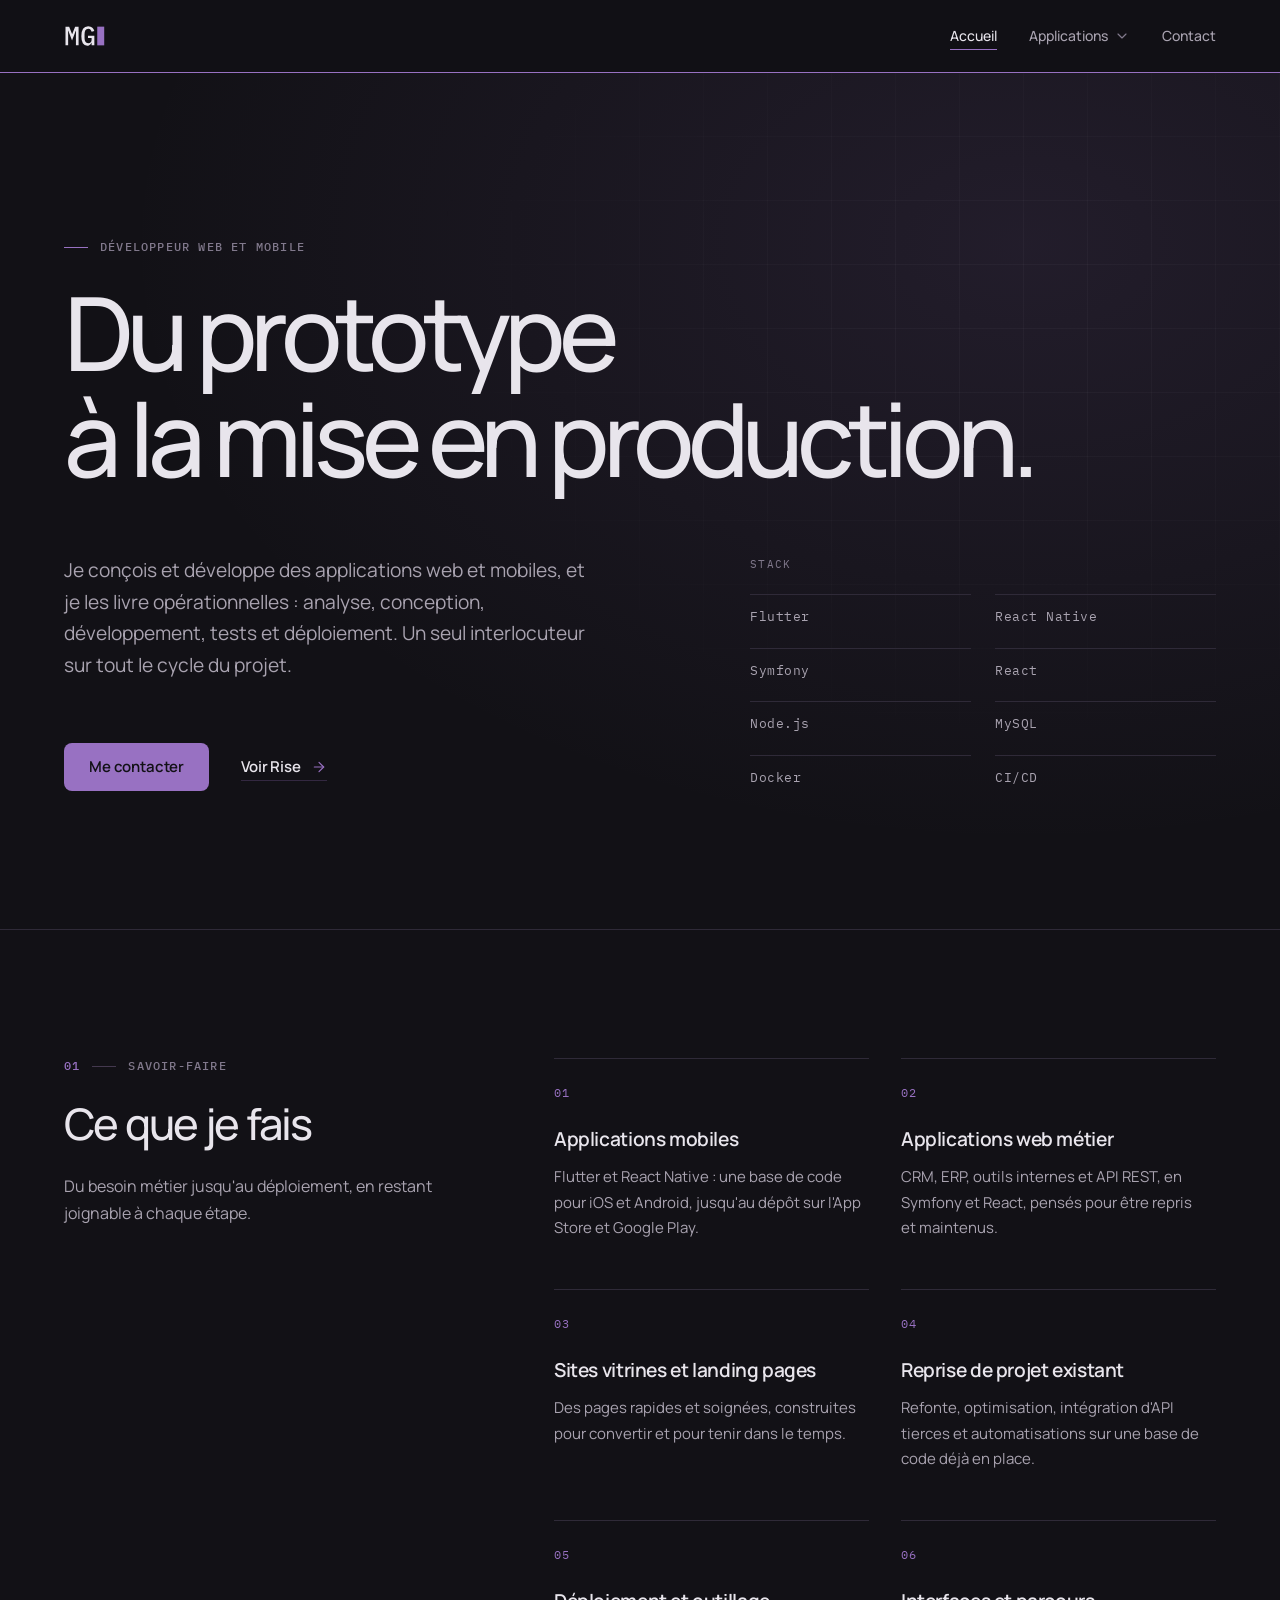
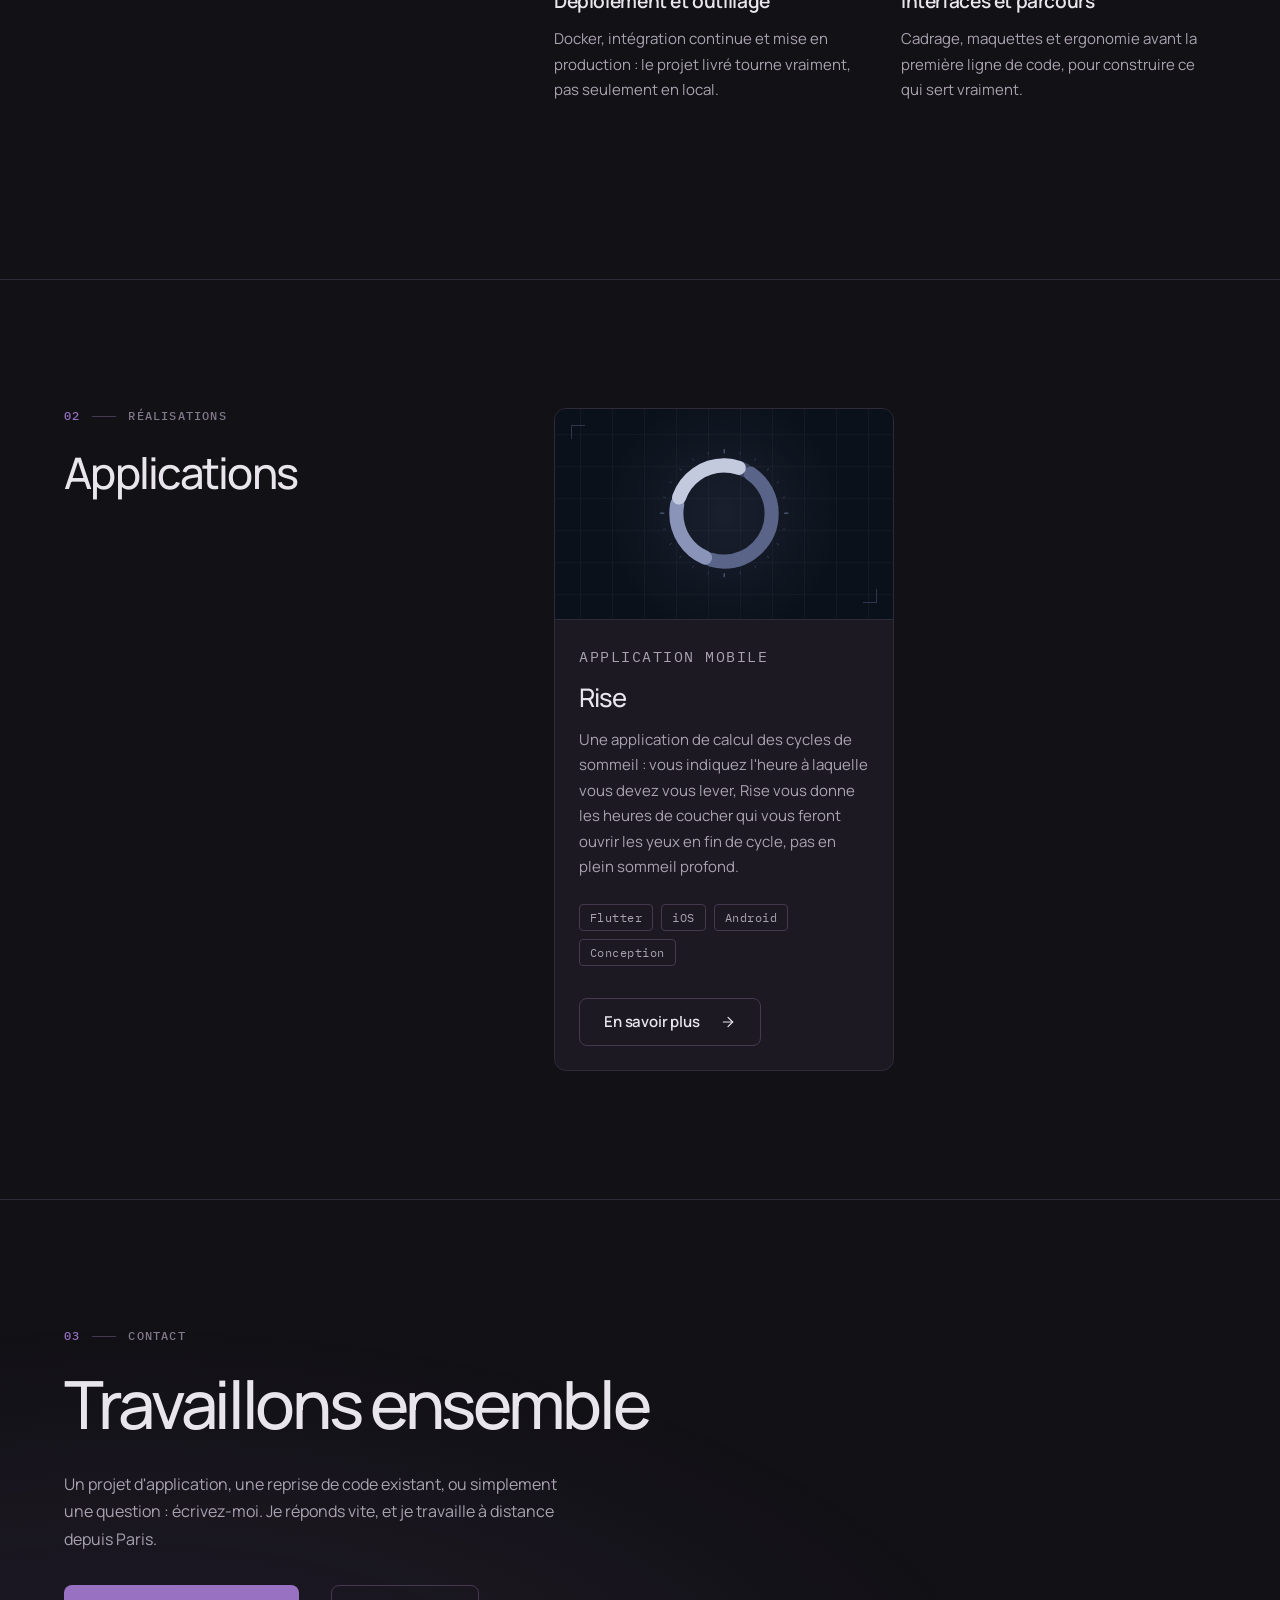
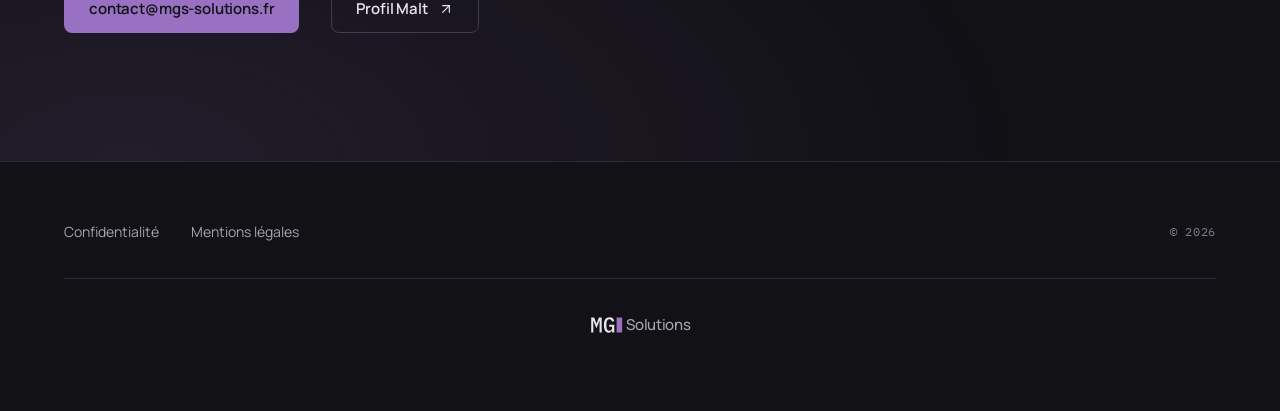
<file: index.html>
<!doctype html>
<html lang="fr">
<head>
<meta charset="utf-8">
<meta name="viewport" content="width=device-width, initial-scale=1">
<title>MGs Solutions — développeur web et mobile freelance</title>
<meta name="description" content="Développeur web et mobile freelance : applications Flutter et React Native, applications métier Symfony et React, du prototype à la mise en production.">
<link rel="canonical" href="https://mgs-solutions.fr/">
<meta property="og:title" content="MGs Solutions">
<meta property="og:description" content="Conception et développement d'applications mobiles et web.">
<meta property="og:type" content="website">
<meta name="theme-color" content="#121116">
<link rel="icon" href="/assets/brand/favicon.svg" type="image/svg+xml">
<link rel="apple-touch-icon" href="/assets/brand/apple-touch-icon.png">
<link rel="preload" href="/assets/fonts/manrope-latin-wght.woff2" as="font" type="font/woff2" crossorigin>
<script src="/assets/site.js" defer></script>
<link rel="stylesheet" href="/assets/style.css">
</head>
<body>

<a class="skip" href="#content">Aller au contenu</a>

<header class="site-head">
  <div class="wrap">
    <a class="brand" href="/" aria-label="MGs Solutions, accueil">
      <svg class="brand-logo" viewBox="0 -722 2124 746" aria-hidden="true" focusable="false"><path class="brand-letters" d="M445 -334 448 -544H440L300 -185L160 -544H152L155 -334V0H56V-698H193L300 -421H307L415 -698H544V0H445ZM1030 -96H1023Q1014 -75 1002 -56Q989 -36 970 -21Q952 -6 926 3Q900 12 866 12Q757 12 702 -81Q647 -174 647 -344Q647 -522 710 -616Q773 -710 903 -710Q954 -710 992 -696Q1031 -682 1058 -658Q1085 -635 1103 -604Q1121 -572 1132 -537L1031 -503Q1023 -526 1013 -546Q1003 -567 988 -583Q974 -599 954 -608Q933 -617 904 -617Q831 -617 798 -560Q766 -504 766 -408V-297Q766 -249 773 -209Q780 -169 796 -140Q813 -112 840 -96Q866 -80 904 -80Q965 -80 998 -116Q1030 -153 1030 -210V-273H895V-357H1132V0H1030Z"/><path class="brand-s" d="M1501 12Q1417 12 1356 -15Q1296 -42 1259 -87L1326 -147Q1360 -110 1402 -90Q1445 -71 1503 -71Q1556 -71 1588 -89Q1621 -107 1621 -145Q1621 -161 1615 -172Q1609 -183 1598 -190Q1587 -197 1572 -201Q1558 -205 1542 -207L1460 -220Q1430 -224 1399 -233Q1368 -242 1344 -258Q1319 -275 1304 -301Q1288 -327 1288 -367Q1288 -446 1348 -487Q1409 -528 1508 -528Q1580 -528 1632 -506Q1685 -485 1720 -447L1659 -383Q1639 -406 1602 -426Q1565 -445 1504 -445Q1395 -445 1395 -376Q1395 -343 1418 -330Q1442 -318 1474 -314L1556 -301Q1587 -296 1618 -288Q1648 -280 1672 -264Q1697 -247 1712 -221Q1728 -195 1728 -155Q1728 -77 1668 -32Q1607 12 1501 12Z"/><rect class="brand-cursor" x="1240" y="-698" width="260" height="698"/></svg>
    </a>
    <nav class="site-nav" aria-label="Navigation principale">
      <a href="/" aria-current="page">Accueil</a>
      <details class="nav-menu">
        <summary>Applications <svg class="icon nav-chevron" viewBox="0 0 24 24" fill="none" stroke="currentColor" stroke-width="1.75" stroke-linecap="round" stroke-linejoin="round" aria-hidden="true"><path d="m6 9 6 6 6-6"/></svg></summary>
        <div class="nav-menu-panel">
          <a class="nav-app" data-app="rise" href="/applications/rise/">
            <img src="/assets/apps/rise/logo.svg" alt="" width="32" height="32">
            <span class="nav-app-text">
              <span class="nav-app-name">Rise</span>
              <span class="nav-app-meta">Application mobile</span>
            </span>
          </a>
        </div>
      </details>
      <a href="#contact">Contact</a>
    </nav>
  </div>
</header>

<main id="content">

  <div class="hero hero-home">
    <div class="wrap">
      <p class="eyebrow">Développeur web et mobile</p>
      <h1 class="title-reveal"><span class="line"><span>Du prototype</span></span> <span class="line"><span>à la mise en production.</span></span></h1>
      <p class="lead">Je conçois et développe des applications web et mobiles, et je les livre opérationnelles : analyse, conception, développement, tests et déploiement. Un seul interlocuteur sur tout le cycle du projet.</p>
      <ul class="tags">
        <li>Flutter</li>
        <li>React Native</li>
        <li>Symfony</li>
        <li>React</li>
        <li>Node.js</li>
        <li>MySQL</li>
        <li>Docker</li>
        <li>CI/CD</li>
      </ul>
      <div class="hero-actions">
        <a class="btn" href="#contact">Me contacter</a>
        <a class="btn-link" href="/applications/rise/">Voir Rise
          <svg class="icon" viewBox="0 0 24 24" fill="none" stroke="currentColor" stroke-width="1.75" stroke-linecap="round" stroke-linejoin="round" aria-hidden="true"><path d="M5 12h14"/><path d="m12 5 7 7-7 7"/></svg>
        </a>
      </div>
    </div>
  </div>

  <section id="services">
    <div class="wrap split split-sticky">
      <header class="section-head">
        <p class="eyebrow"><span class="index">01</span>Savoir-faire</p>
        <h2>Ce que je fais</h2>
        <p class="muted">Du besoin métier jusqu'au déploiement, en restant joignable à chaque étape.</p>
      </header>
      <div class="services split-body">
        <article class="card">
          <h3>Applications mobiles</h3>
          <p>Flutter et React Native : une base de code pour iOS et Android, jusqu'au dépôt sur l'App Store et Google Play.</p>
        </article>
        <article class="card">
          <h3>Applications web métier</h3>
          <p>CRM, ERP, outils internes et API REST, en Symfony et React, pensés pour être repris et maintenus.</p>
        </article>
        <article class="card">
          <h3>Sites vitrines et landing pages</h3>
          <p>Des pages rapides et soignées, construites pour convertir et pour tenir dans le temps.</p>
        </article>
        <article class="card">
          <h3>Reprise de projet existant</h3>
          <p>Refonte, optimisation, intégration d'API tierces et automatisations sur une base de code déjà en place.</p>
        </article>
        <article class="card">
          <h3>Déploiement et outillage</h3>
          <p>Docker, intégration continue et mise en production : le projet livré tourne vraiment, pas seulement en local.</p>
        </article>
        <article class="card">
          <h3>Interfaces et parcours</h3>
          <p>Cadrage, maquettes et ergonomie avant la première ligne de code, pour construire ce qui sert vraiment.</p>
        </article>
      </div>
    </div>
  </section>

  <section id="applications">
    <div class="wrap split split-sticky">
      <header class="section-head">
        <p class="eyebrow"><span class="index">02</span>Réalisations</p>
        <h2>Applications</h2>
      </header>
      <div class="apps split-body">
        <article class="app-card spotlight" id="rise">
          <div class="showcase" data-app="rise">
            <svg class="showcase-ticks" viewBox="0 0 120 120" aria-hidden="true">
              <circle cx="60" cy="60" r="57" pathLength="240" stroke-dasharray="0.5 9.5" stroke-dashoffset="0.25" transform="rotate(-90 60 60)"/>
              <circle class="major" cx="60" cy="60" r="57" pathLength="240" stroke-dasharray="0.7 59.3" stroke-dashoffset="0.35" transform="rotate(-90 60 60)"/>
            </svg>
            <img class="showcase-logo" src="/assets/apps/rise/logo.svg" alt="Logo de l'application Rise" width="120" height="120">
          </div>
          <div class="app-card-body">
            <p class="app-meta">Application mobile</p>
            <h3>Rise</h3>
            <p>Une application de calcul des cycles de sommeil : vous indiquez l'heure à laquelle vous devez vous lever, Rise vous donne les heures de coucher qui vous feront ouvrir les yeux en fin de cycle, pas en plein sommeil profond.</p>
            <ul class="tags">
              <li>Flutter</li>
              <li>iOS</li>
              <li>Android</li>
              <li>Conception</li>
            </ul>
            <a class="btn btn-ghost card-link" href="/applications/rise/">En savoir plus<span class="sr-only"> sur Rise</span>
              <svg class="icon" viewBox="0 0 24 24" fill="none" stroke="currentColor" stroke-width="1.75" stroke-linecap="round" stroke-linejoin="round" aria-hidden="true"><path d="M5 12h14"/><path d="m12 5 7 7-7 7"/></svg>
            </a>
          </div>
        </article>
      </div>
    </div>
  </section>

  <section id="contact" class="cta">
    <div class="wrap">
      <p class="eyebrow"><span class="index">03</span>Contact</p>
      <h2>Travaillons ensemble</h2>
      <p class="muted">Un projet d'application, une reprise de code existant, ou simplement une question : écrivez-moi. Je réponds vite, et je travaille à distance depuis Paris.</p>
      <div class="hero-actions">
        <a class="btn" href="mailto:contact@mgs-solutions.fr">contact@mgs-solutions.fr</a>
        <a class="btn btn-ghost" href="https://www.malt.fr/profile/stevenmahendear" target="_blank" rel="noopener">Profil Malt
          <svg class="icon icon-external" viewBox="0 0 24 24" fill="none" stroke="currentColor" stroke-width="1.75" stroke-linecap="round" stroke-linejoin="round" aria-hidden="true"><path d="M7 7h10v10"/><path d="M7 17 17 7"/></svg>
        </a>
      </div>
    </div>
  </section>

</main>

<footer class="site-foot">
  <div class="wrap">
    <div class="foot-row">
      <a href="/privacy/">Confidentialité</a>
      <a href="/legal/">Mentions légales</a>
      <span class="foot-copy">&copy; 2026</span>
    </div>
    <div class="foot-brand">
      <a class="brand" href="/" aria-label="MGs Solutions, accueil">
        <svg class="brand-logo" viewBox="0 -722 2124 746" aria-hidden="true" focusable="false"><path class="brand-letters" d="M445 -334 448 -544H440L300 -185L160 -544H152L155 -334V0H56V-698H193L300 -421H307L415 -698H544V0H445ZM1030 -96H1023Q1014 -75 1002 -56Q989 -36 970 -21Q952 -6 926 3Q900 12 866 12Q757 12 702 -81Q647 -174 647 -344Q647 -522 710 -616Q773 -710 903 -710Q954 -710 992 -696Q1031 -682 1058 -658Q1085 -635 1103 -604Q1121 -572 1132 -537L1031 -503Q1023 -526 1013 -546Q1003 -567 988 -583Q974 -599 954 -608Q933 -617 904 -617Q831 -617 798 -560Q766 -504 766 -408V-297Q766 -249 773 -209Q780 -169 796 -140Q813 -112 840 -96Q866 -80 904 -80Q965 -80 998 -116Q1030 -153 1030 -210V-273H895V-357H1132V0H1030Z"/><path class="brand-s" d="M1501 12Q1417 12 1356 -15Q1296 -42 1259 -87L1326 -147Q1360 -110 1402 -90Q1445 -71 1503 -71Q1556 -71 1588 -89Q1621 -107 1621 -145Q1621 -161 1615 -172Q1609 -183 1598 -190Q1587 -197 1572 -201Q1558 -205 1542 -207L1460 -220Q1430 -224 1399 -233Q1368 -242 1344 -258Q1319 -275 1304 -301Q1288 -327 1288 -367Q1288 -446 1348 -487Q1409 -528 1508 -528Q1580 -528 1632 -506Q1685 -485 1720 -447L1659 -383Q1639 -406 1602 -426Q1565 -445 1504 -445Q1395 -445 1395 -376Q1395 -343 1418 -330Q1442 -318 1474 -314L1556 -301Q1587 -296 1618 -288Q1648 -280 1672 -264Q1697 -247 1712 -221Q1728 -195 1728 -155Q1728 -77 1668 -32Q1607 12 1501 12Z"/><rect class="brand-cursor" x="1240" y="-698" width="260" height="698"/></svg>
        <span class="brand-name">Solutions</span>
      </a>
    </div>
  </div>
</footer>

</body>
</html>
</file>
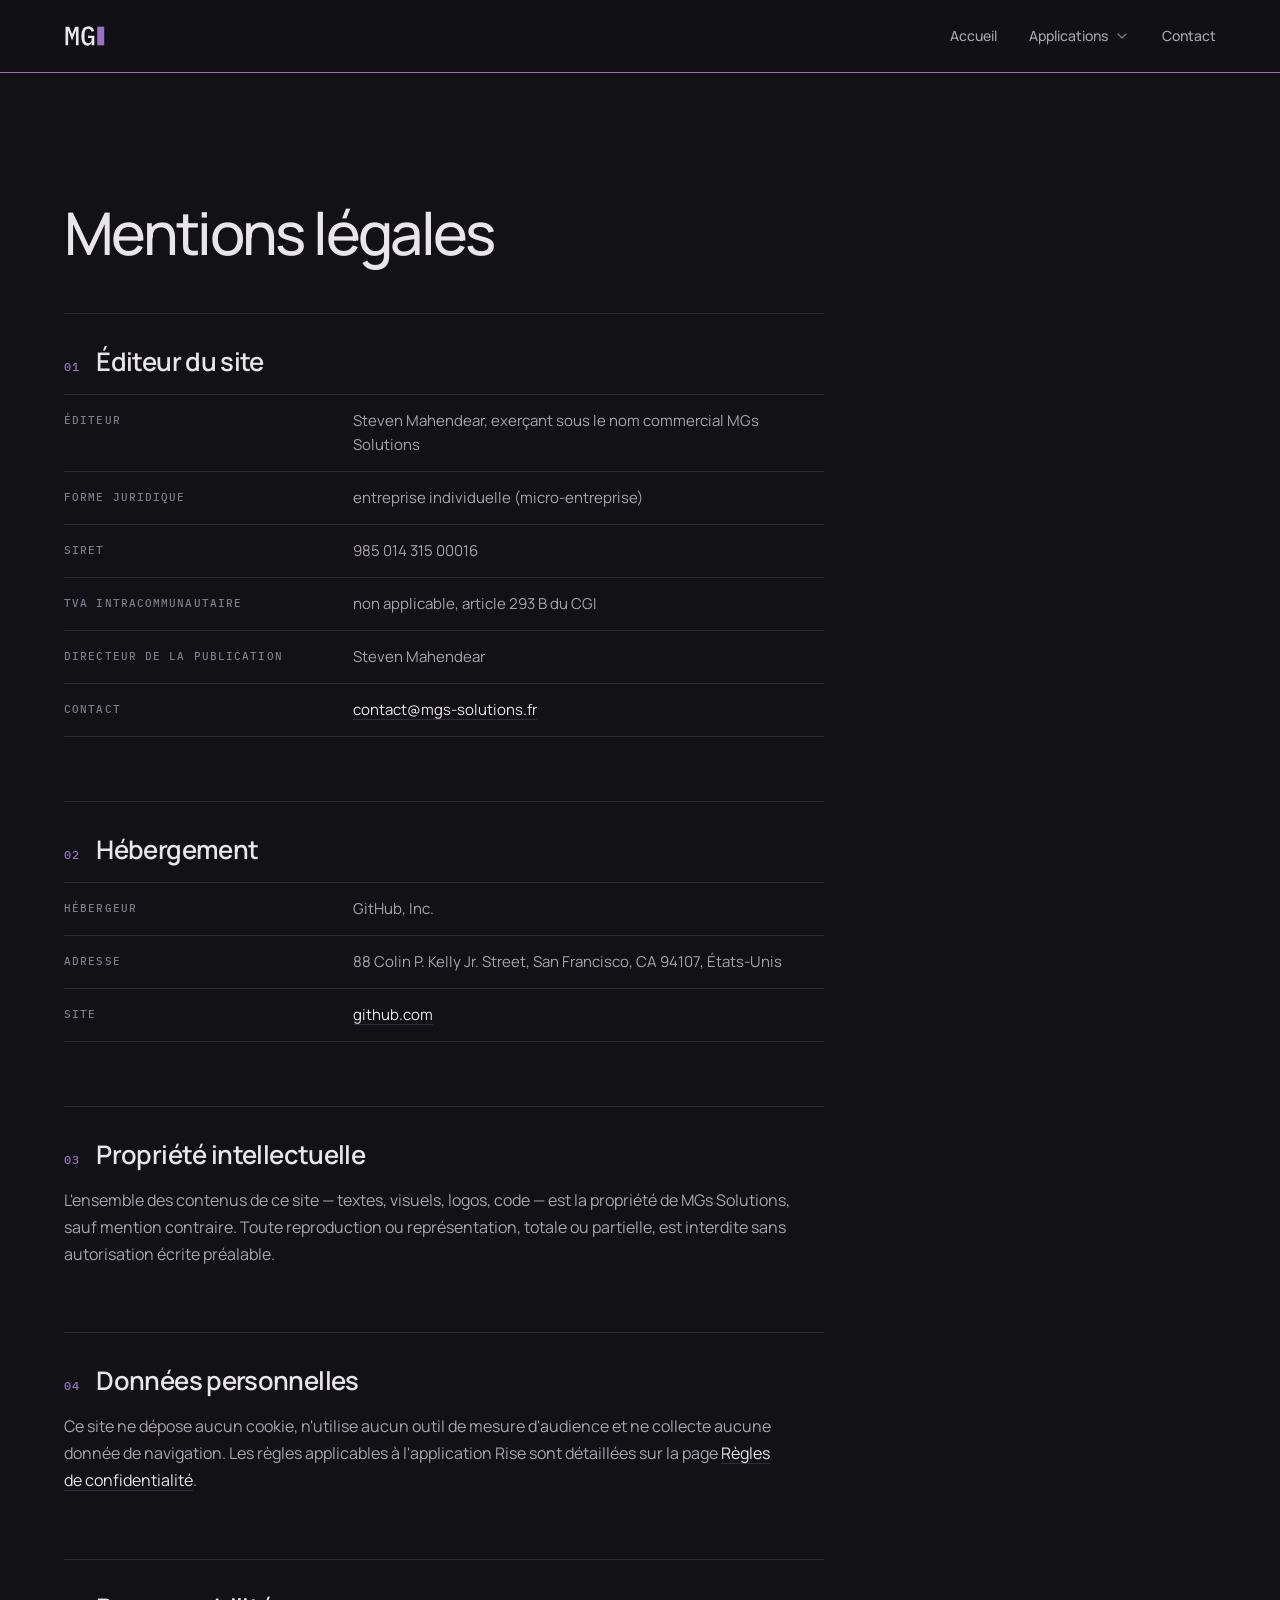
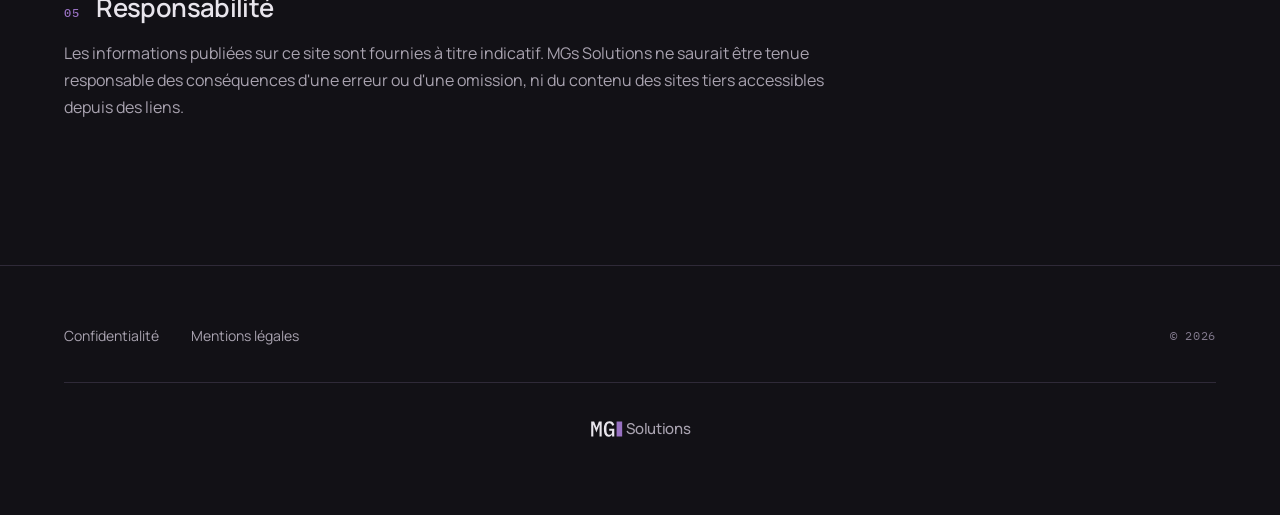
<file: legal/index.html>
<!doctype html>
<html lang="fr">
<head>
<meta charset="utf-8">
<meta name="viewport" content="width=device-width, initial-scale=1">
<title>Mentions légales — MGs Solutions</title>
<meta name="description" content="Mentions légales du site de MGs Solutions.">
<link rel="canonical" href="https://mgs-solutions.fr/legal/">
<link rel="icon" href="/assets/brand/favicon.svg" type="image/svg+xml">
<link rel="apple-touch-icon" href="/assets/brand/apple-touch-icon.png">
<meta name="theme-color" content="#121116">
<link rel="preload" href="/assets/fonts/manrope-latin-wght.woff2" as="font" type="font/woff2" crossorigin>
<script src="/assets/site.js" defer></script>
<link rel="stylesheet" href="/assets/style.css">
</head>
<body>

<a class="skip" href="#content">Aller au contenu</a>

<header class="site-head">
  <div class="wrap">
    <a class="brand" href="/" aria-label="MGs Solutions, accueil">
      <svg class="brand-logo" viewBox="0 -722 2124 746" aria-hidden="true" focusable="false"><path class="brand-letters" d="M445 -334 448 -544H440L300 -185L160 -544H152L155 -334V0H56V-698H193L300 -421H307L415 -698H544V0H445ZM1030 -96H1023Q1014 -75 1002 -56Q989 -36 970 -21Q952 -6 926 3Q900 12 866 12Q757 12 702 -81Q647 -174 647 -344Q647 -522 710 -616Q773 -710 903 -710Q954 -710 992 -696Q1031 -682 1058 -658Q1085 -635 1103 -604Q1121 -572 1132 -537L1031 -503Q1023 -526 1013 -546Q1003 -567 988 -583Q974 -599 954 -608Q933 -617 904 -617Q831 -617 798 -560Q766 -504 766 -408V-297Q766 -249 773 -209Q780 -169 796 -140Q813 -112 840 -96Q866 -80 904 -80Q965 -80 998 -116Q1030 -153 1030 -210V-273H895V-357H1132V0H1030Z"/><path class="brand-s" d="M1501 12Q1417 12 1356 -15Q1296 -42 1259 -87L1326 -147Q1360 -110 1402 -90Q1445 -71 1503 -71Q1556 -71 1588 -89Q1621 -107 1621 -145Q1621 -161 1615 -172Q1609 -183 1598 -190Q1587 -197 1572 -201Q1558 -205 1542 -207L1460 -220Q1430 -224 1399 -233Q1368 -242 1344 -258Q1319 -275 1304 -301Q1288 -327 1288 -367Q1288 -446 1348 -487Q1409 -528 1508 -528Q1580 -528 1632 -506Q1685 -485 1720 -447L1659 -383Q1639 -406 1602 -426Q1565 -445 1504 -445Q1395 -445 1395 -376Q1395 -343 1418 -330Q1442 -318 1474 -314L1556 -301Q1587 -296 1618 -288Q1648 -280 1672 -264Q1697 -247 1712 -221Q1728 -195 1728 -155Q1728 -77 1668 -32Q1607 12 1501 12Z"/><rect class="brand-cursor" x="1240" y="-698" width="260" height="698"/></svg>
    </a>
    <nav class="site-nav" aria-label="Navigation principale">
      <a href="/">Accueil</a>
      <details class="nav-menu">
        <summary>Applications <svg class="icon nav-chevron" viewBox="0 0 24 24" fill="none" stroke="currentColor" stroke-width="1.75" stroke-linecap="round" stroke-linejoin="round" aria-hidden="true"><path d="m6 9 6 6 6-6"/></svg></summary>
        <div class="nav-menu-panel">
          <a class="nav-app" data-app="rise" href="/applications/rise/">
            <img src="/assets/apps/rise/logo.svg" alt="" width="32" height="32">
            <span class="nav-app-text">
              <span class="nav-app-name">Rise</span>
              <span class="nav-app-meta">Application mobile</span>
            </span>
          </a>
        </div>
      </details>
      <a href="/#contact">Contact</a>
    </nav>
  </div>
</header>

<main id="content">
  <section class="doc">
    <div class="wrap">
      <h1>Mentions légales</h1>

      <h2>Éditeur du site</h2>
      <table>
        <tbody>
          <tr><th>Éditeur</th><td>Steven Mahendear, exerçant sous le nom commercial MGs Solutions</td></tr>
          <tr><th>Forme juridique</th><td>entreprise individuelle (micro-entreprise)</td></tr>
          <!-- Registered office: restore once the address is known
          <tr><th>Siège social</th><td>[ADRESSE]</td></tr>
          -->
          <tr><th>SIRET</th><td>985 014 315 00016</td></tr>
          <tr><th>TVA intracommunautaire</th><td>non applicable, article 293 B du CGI</td></tr>
          <tr><th>Directeur de la publication</th><td>Steven Mahendear</td></tr>
          <tr><th>Contact</th><td><a href="mailto:contact@mgs-solutions.fr">contact@mgs-solutions.fr</a></td></tr>
        </tbody>
      </table>

      <h2>Hébergement</h2>
      <table>
        <tbody>
          <tr><th>Hébergeur</th><td>GitHub, Inc.</td></tr>
          <tr><th>Adresse</th><td>88 Colin P. Kelly Jr. Street, San Francisco, CA 94107, États-Unis</td></tr>
          <tr><th>Site</th><td><a href="https://github.com" rel="noopener">github.com</a></td></tr>
        </tbody>
      </table>

      <h2>Propriété intellectuelle</h2>
      <p class="muted">L'ensemble des contenus de ce site — textes, visuels, logos, code — est la propriété de MGs Solutions, sauf mention contraire. Toute reproduction ou représentation, totale ou partielle, est interdite sans autorisation écrite préalable.</p>

      <h2>Données personnelles</h2>
      <p class="muted">Ce site ne dépose aucun cookie, n'utilise aucun outil de mesure d'audience et ne collecte aucune donnée de navigation. Les règles applicables à l'application Rise sont détaillées sur la page <a href="/privacy/">Règles de confidentialité</a>.</p>

      <h2>Responsabilité</h2>
      <p class="muted">Les informations publiées sur ce site sont fournies à titre indicatif. MGs Solutions ne saurait être tenue responsable des conséquences d'une erreur ou d'une omission, ni du contenu des sites tiers accessibles depuis des liens.</p>
    </div>
  </section>
</main>

<footer class="site-foot">
  <div class="wrap">
    <div class="foot-row">
      <a href="/privacy/">Confidentialité</a>
      <a href="/legal/">Mentions légales</a>
      <span class="foot-copy">&copy; 2026</span>
    </div>
    <div class="foot-brand">
      <a class="brand" href="/" aria-label="MGs Solutions, accueil">
        <svg class="brand-logo" viewBox="0 -722 2124 746" aria-hidden="true" focusable="false"><path class="brand-letters" d="M445 -334 448 -544H440L300 -185L160 -544H152L155 -334V0H56V-698H193L300 -421H307L415 -698H544V0H445ZM1030 -96H1023Q1014 -75 1002 -56Q989 -36 970 -21Q952 -6 926 3Q900 12 866 12Q757 12 702 -81Q647 -174 647 -344Q647 -522 710 -616Q773 -710 903 -710Q954 -710 992 -696Q1031 -682 1058 -658Q1085 -635 1103 -604Q1121 -572 1132 -537L1031 -503Q1023 -526 1013 -546Q1003 -567 988 -583Q974 -599 954 -608Q933 -617 904 -617Q831 -617 798 -560Q766 -504 766 -408V-297Q766 -249 773 -209Q780 -169 796 -140Q813 -112 840 -96Q866 -80 904 -80Q965 -80 998 -116Q1030 -153 1030 -210V-273H895V-357H1132V0H1030Z"/><path class="brand-s" d="M1501 12Q1417 12 1356 -15Q1296 -42 1259 -87L1326 -147Q1360 -110 1402 -90Q1445 -71 1503 -71Q1556 -71 1588 -89Q1621 -107 1621 -145Q1621 -161 1615 -172Q1609 -183 1598 -190Q1587 -197 1572 -201Q1558 -205 1542 -207L1460 -220Q1430 -224 1399 -233Q1368 -242 1344 -258Q1319 -275 1304 -301Q1288 -327 1288 -367Q1288 -446 1348 -487Q1409 -528 1508 -528Q1580 -528 1632 -506Q1685 -485 1720 -447L1659 -383Q1639 -406 1602 -426Q1565 -445 1504 -445Q1395 -445 1395 -376Q1395 -343 1418 -330Q1442 -318 1474 -314L1556 -301Q1587 -296 1618 -288Q1648 -280 1672 -264Q1697 -247 1712 -221Q1728 -195 1728 -155Q1728 -77 1668 -32Q1607 12 1501 12Z"/><rect class="brand-cursor" x="1240" y="-698" width="260" height="698"/></svg>
        <span class="brand-name">Solutions</span>
      </a>
    </div>
  </div>
</footer>

</body>
</html>
</file>
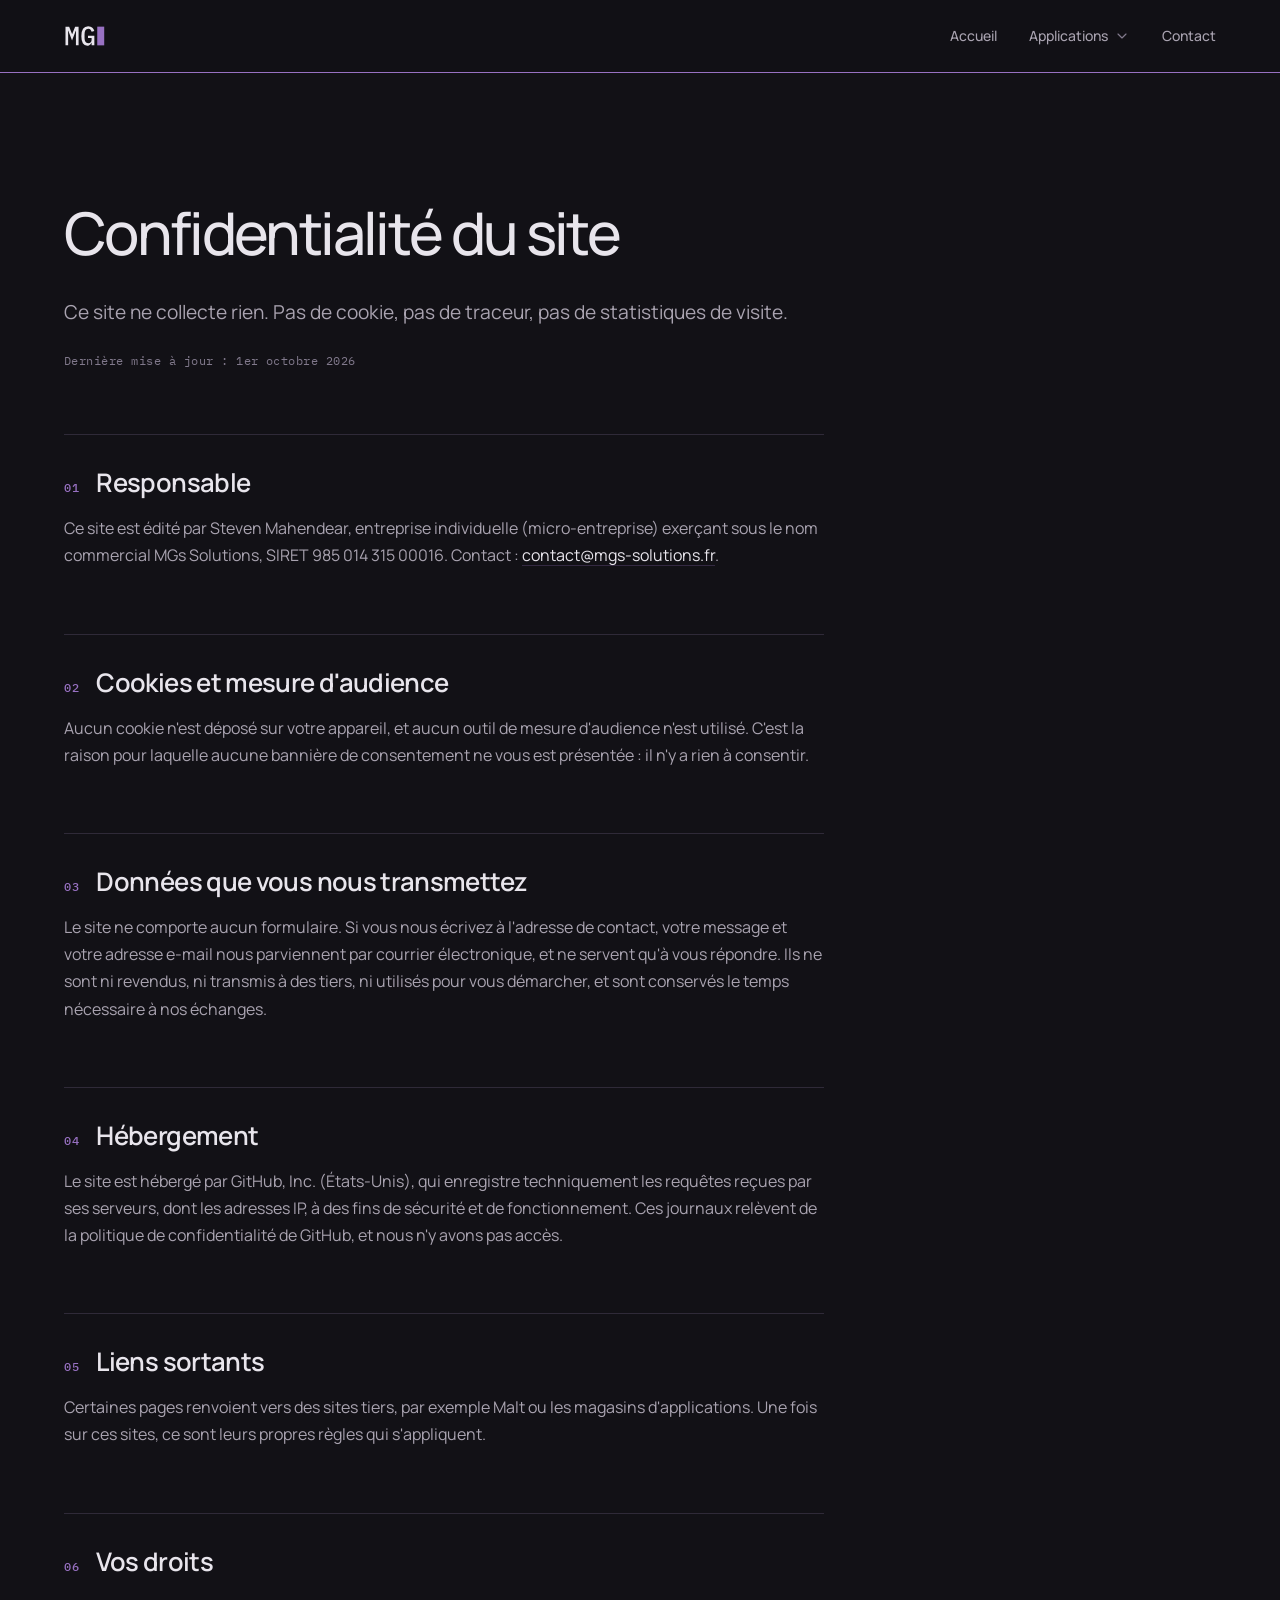
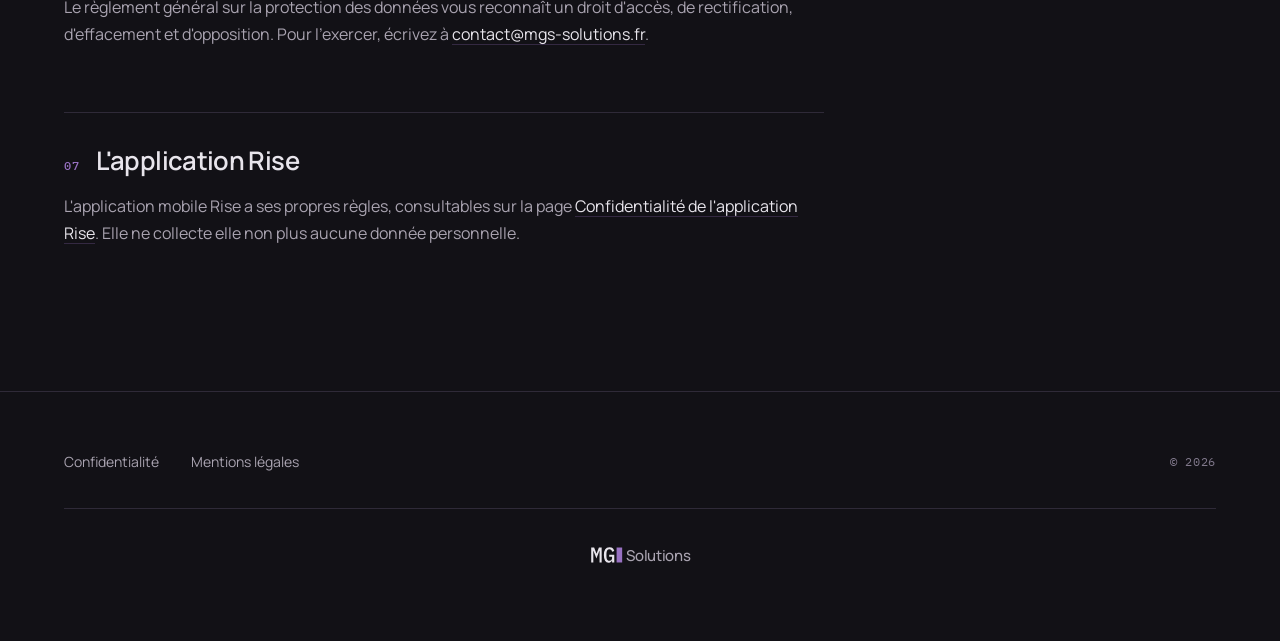
<file: privacy/index.html>
<!doctype html>
<html lang="fr">
<head>
<meta charset="utf-8">
<meta name="viewport" content="width=device-width, initial-scale=1">
<title>Confidentialité du site — MGs Solutions</title>
<meta name="description" content="Confidentialité du site de MGs Solutions : aucun cookie, aucun traceur, aucune mesure d'audience.">
<link rel="canonical" href="https://mgs-solutions.fr/privacy/">
<link rel="icon" href="/assets/brand/favicon.svg" type="image/svg+xml">
<link rel="apple-touch-icon" href="/assets/brand/apple-touch-icon.png">
<meta name="theme-color" content="#121116">
<link rel="preload" href="/assets/fonts/manrope-latin-wght.woff2" as="font" type="font/woff2" crossorigin>
<script src="/assets/site.js" defer></script>
<link rel="stylesheet" href="/assets/style.css">
</head>
<body>

<a class="skip" href="#content">Aller au contenu</a>

<header class="site-head">
  <div class="wrap">
    <a class="brand" href="/" aria-label="MGs Solutions, accueil">
      <svg class="brand-logo" viewBox="0 -722 2124 746" aria-hidden="true" focusable="false"><path class="brand-letters" d="M445 -334 448 -544H440L300 -185L160 -544H152L155 -334V0H56V-698H193L300 -421H307L415 -698H544V0H445ZM1030 -96H1023Q1014 -75 1002 -56Q989 -36 970 -21Q952 -6 926 3Q900 12 866 12Q757 12 702 -81Q647 -174 647 -344Q647 -522 710 -616Q773 -710 903 -710Q954 -710 992 -696Q1031 -682 1058 -658Q1085 -635 1103 -604Q1121 -572 1132 -537L1031 -503Q1023 -526 1013 -546Q1003 -567 988 -583Q974 -599 954 -608Q933 -617 904 -617Q831 -617 798 -560Q766 -504 766 -408V-297Q766 -249 773 -209Q780 -169 796 -140Q813 -112 840 -96Q866 -80 904 -80Q965 -80 998 -116Q1030 -153 1030 -210V-273H895V-357H1132V0H1030Z"/><path class="brand-s" d="M1501 12Q1417 12 1356 -15Q1296 -42 1259 -87L1326 -147Q1360 -110 1402 -90Q1445 -71 1503 -71Q1556 -71 1588 -89Q1621 -107 1621 -145Q1621 -161 1615 -172Q1609 -183 1598 -190Q1587 -197 1572 -201Q1558 -205 1542 -207L1460 -220Q1430 -224 1399 -233Q1368 -242 1344 -258Q1319 -275 1304 -301Q1288 -327 1288 -367Q1288 -446 1348 -487Q1409 -528 1508 -528Q1580 -528 1632 -506Q1685 -485 1720 -447L1659 -383Q1639 -406 1602 -426Q1565 -445 1504 -445Q1395 -445 1395 -376Q1395 -343 1418 -330Q1442 -318 1474 -314L1556 -301Q1587 -296 1618 -288Q1648 -280 1672 -264Q1697 -247 1712 -221Q1728 -195 1728 -155Q1728 -77 1668 -32Q1607 12 1501 12Z"/><rect class="brand-cursor" x="1240" y="-698" width="260" height="698"/></svg>
    </a>
    <nav class="site-nav" aria-label="Navigation principale">
      <a href="/">Accueil</a>
      <details class="nav-menu">
        <summary>Applications <svg class="icon nav-chevron" viewBox="0 0 24 24" fill="none" stroke="currentColor" stroke-width="1.75" stroke-linecap="round" stroke-linejoin="round" aria-hidden="true"><path d="m6 9 6 6 6-6"/></svg></summary>
        <div class="nav-menu-panel">
          <a class="nav-app" data-app="rise" href="/applications/rise/">
            <img src="/assets/apps/rise/logo.svg" alt="" width="32" height="32">
            <span class="nav-app-text">
              <span class="nav-app-name">Rise</span>
              <span class="nav-app-meta">Application mobile</span>
            </span>
          </a>
        </div>
      </details>
      <a href="/#contact">Contact</a>
    </nav>
  </div>
</header>

<main id="content">
  <section class="doc">
    <div class="wrap">
      <h1>Confidentialité du site</h1>
      <p class="lead">Ce site ne collecte rien. Pas de cookie, pas de traceur, pas de statistiques de visite.</p>
      <p class="small">Dernière mise à jour : 1er octobre 2026</p>

      <h2>Responsable</h2>
      <p class="muted">Ce site est édité par Steven Mahendear, entreprise individuelle (micro-entreprise) exerçant sous le nom commercial MGs Solutions, SIRET 985 014 315 00016. Contact : <a href="mailto:contact@mgs-solutions.fr">contact@mgs-solutions.fr</a>.</p>

      <h2>Cookies et mesure d'audience</h2>
      <p class="muted">Aucun cookie n'est déposé sur votre appareil, et aucun outil de mesure d'audience n'est utilisé. C'est la raison pour laquelle aucune bannière de consentement ne vous est présentée : il n'y a rien à consentir.</p>

      <h2>Données que vous nous transmettez</h2>
      <p class="muted">Le site ne comporte aucun formulaire. Si vous nous écrivez à l'adresse de contact, votre message et votre adresse e-mail nous parviennent par courrier électronique, et ne servent qu'à vous répondre. Ils ne sont ni revendus, ni transmis à des tiers, ni utilisés pour vous démarcher, et sont conservés le temps nécessaire à nos échanges.</p>

      <h2>Hébergement</h2>
      <p class="muted">Le site est hébergé par GitHub, Inc. (États-Unis), qui enregistre techniquement les requêtes reçues par ses serveurs, dont les adresses IP, à des fins de sécurité et de fonctionnement. Ces journaux relèvent de la politique de confidentialité de GitHub, et nous n'y avons pas accès.</p>

      <h2>Liens sortants</h2>
      <p class="muted">Certaines pages renvoient vers des sites tiers, par exemple Malt ou les magasins d'applications. Une fois sur ces sites, ce sont leurs propres règles qui s'appliquent.</p>

      <h2>Vos droits</h2>
      <p class="muted">Le règlement général sur la protection des données vous reconnaît un droit d'accès, de rectification, d'effacement et d'opposition. Pour l'exercer, écrivez à <a href="mailto:contact@mgs-solutions.fr">contact@mgs-solutions.fr</a>.</p>

      <h2>L'application Rise</h2>
      <p class="muted">L'application mobile Rise a ses propres règles, consultables sur la page <a href="/applications/rise/privacy/">Confidentialité de l'application Rise</a>. Elle ne collecte elle non plus aucune donnée personnelle.</p>
    </div>
  </section>
</main>

<footer class="site-foot">
  <div class="wrap">
    <div class="foot-row">
      <a href="/privacy/">Confidentialité</a>
      <a href="/legal/">Mentions légales</a>
      <span class="foot-copy">&copy; 2026</span>
    </div>
    <div class="foot-brand">
      <a class="brand" href="/" aria-label="MGs Solutions, accueil">
        <svg class="brand-logo" viewBox="0 -722 2124 746" aria-hidden="true" focusable="false"><path class="brand-letters" d="M445 -334 448 -544H440L300 -185L160 -544H152L155 -334V0H56V-698H193L300 -421H307L415 -698H544V0H445ZM1030 -96H1023Q1014 -75 1002 -56Q989 -36 970 -21Q952 -6 926 3Q900 12 866 12Q757 12 702 -81Q647 -174 647 -344Q647 -522 710 -616Q773 -710 903 -710Q954 -710 992 -696Q1031 -682 1058 -658Q1085 -635 1103 -604Q1121 -572 1132 -537L1031 -503Q1023 -526 1013 -546Q1003 -567 988 -583Q974 -599 954 -608Q933 -617 904 -617Q831 -617 798 -560Q766 -504 766 -408V-297Q766 -249 773 -209Q780 -169 796 -140Q813 -112 840 -96Q866 -80 904 -80Q965 -80 998 -116Q1030 -153 1030 -210V-273H895V-357H1132V0H1030Z"/><path class="brand-s" d="M1501 12Q1417 12 1356 -15Q1296 -42 1259 -87L1326 -147Q1360 -110 1402 -90Q1445 -71 1503 -71Q1556 -71 1588 -89Q1621 -107 1621 -145Q1621 -161 1615 -172Q1609 -183 1598 -190Q1587 -197 1572 -201Q1558 -205 1542 -207L1460 -220Q1430 -224 1399 -233Q1368 -242 1344 -258Q1319 -275 1304 -301Q1288 -327 1288 -367Q1288 -446 1348 -487Q1409 -528 1508 -528Q1580 -528 1632 -506Q1685 -485 1720 -447L1659 -383Q1639 -406 1602 -426Q1565 -445 1504 -445Q1395 -445 1395 -376Q1395 -343 1418 -330Q1442 -318 1474 -314L1556 -301Q1587 -296 1618 -288Q1648 -280 1672 -264Q1697 -247 1712 -221Q1728 -195 1728 -155Q1728 -77 1668 -32Q1607 12 1501 12Z"/><rect class="brand-cursor" x="1240" y="-698" width="260" height="698"/></svg>
        <span class="brand-name">Solutions</span>
      </a>
    </div>
  </div>
</footer>

</body>
</html>
</file>
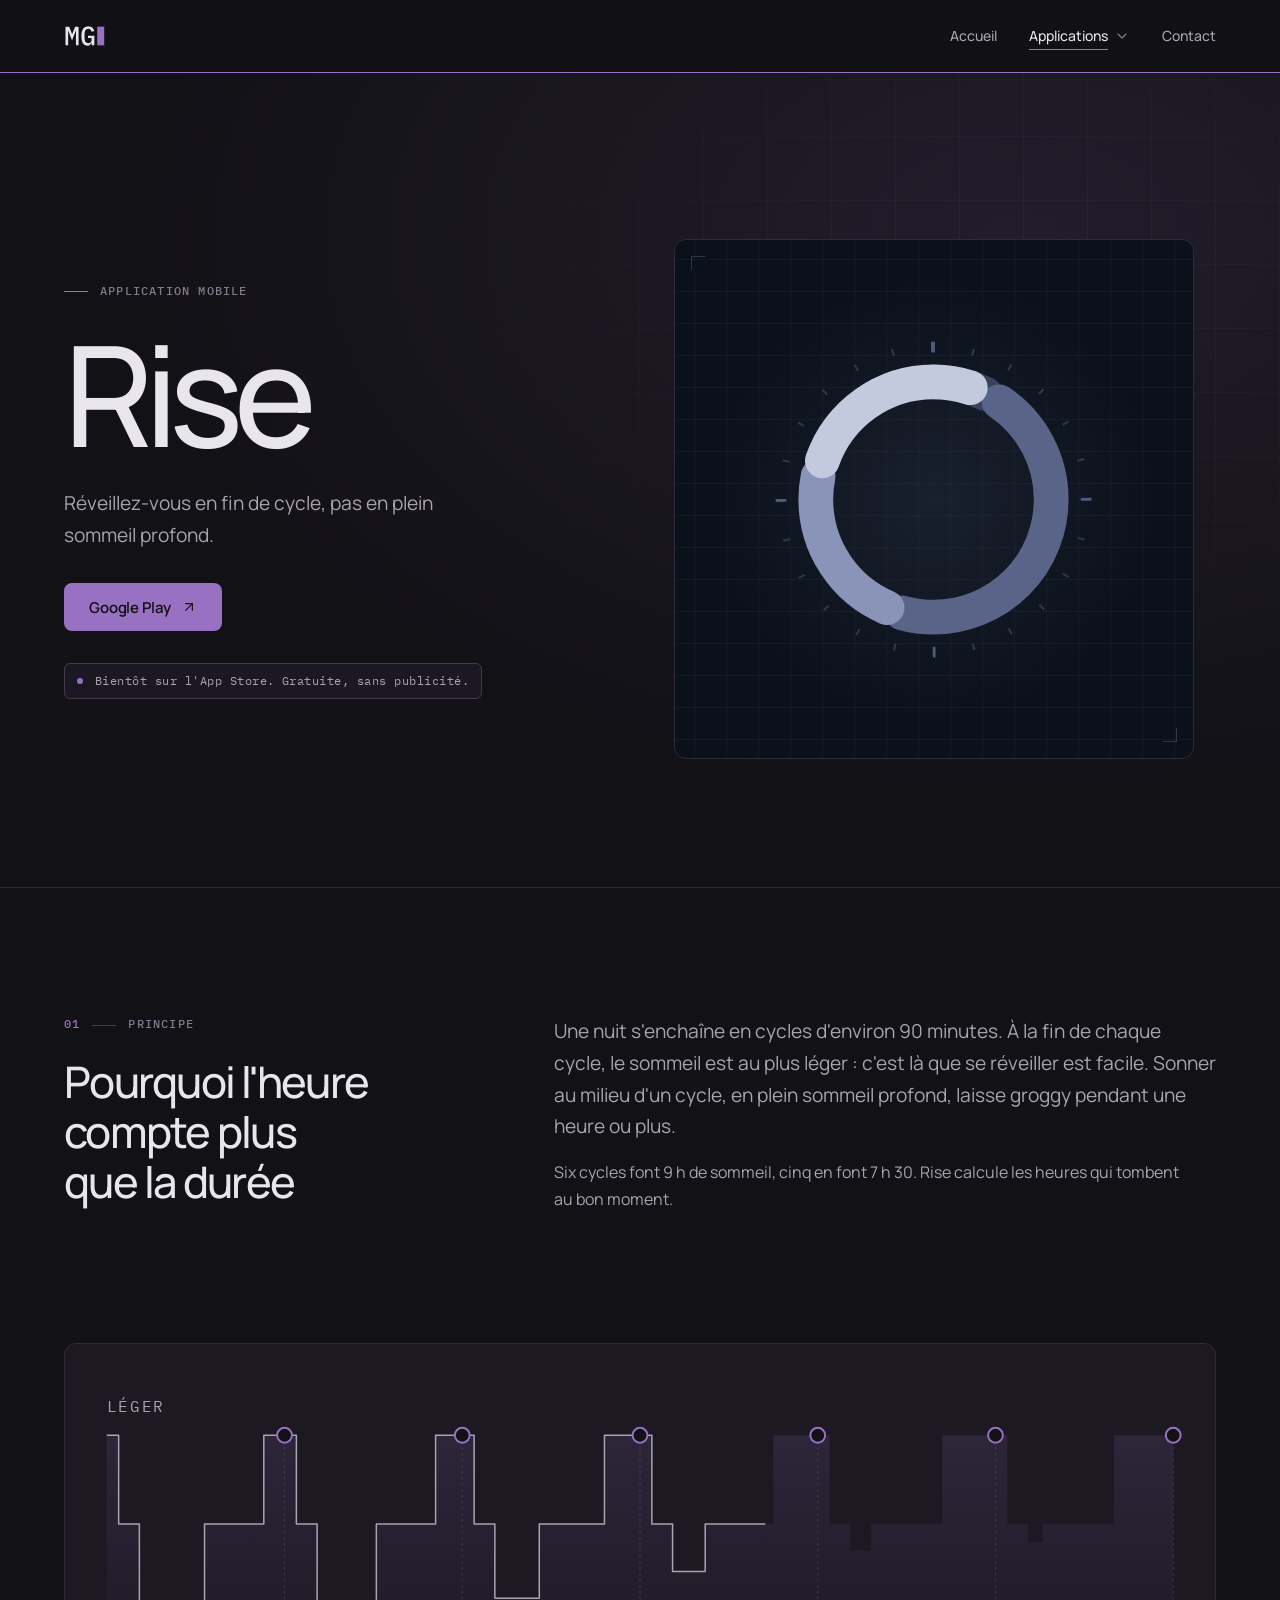
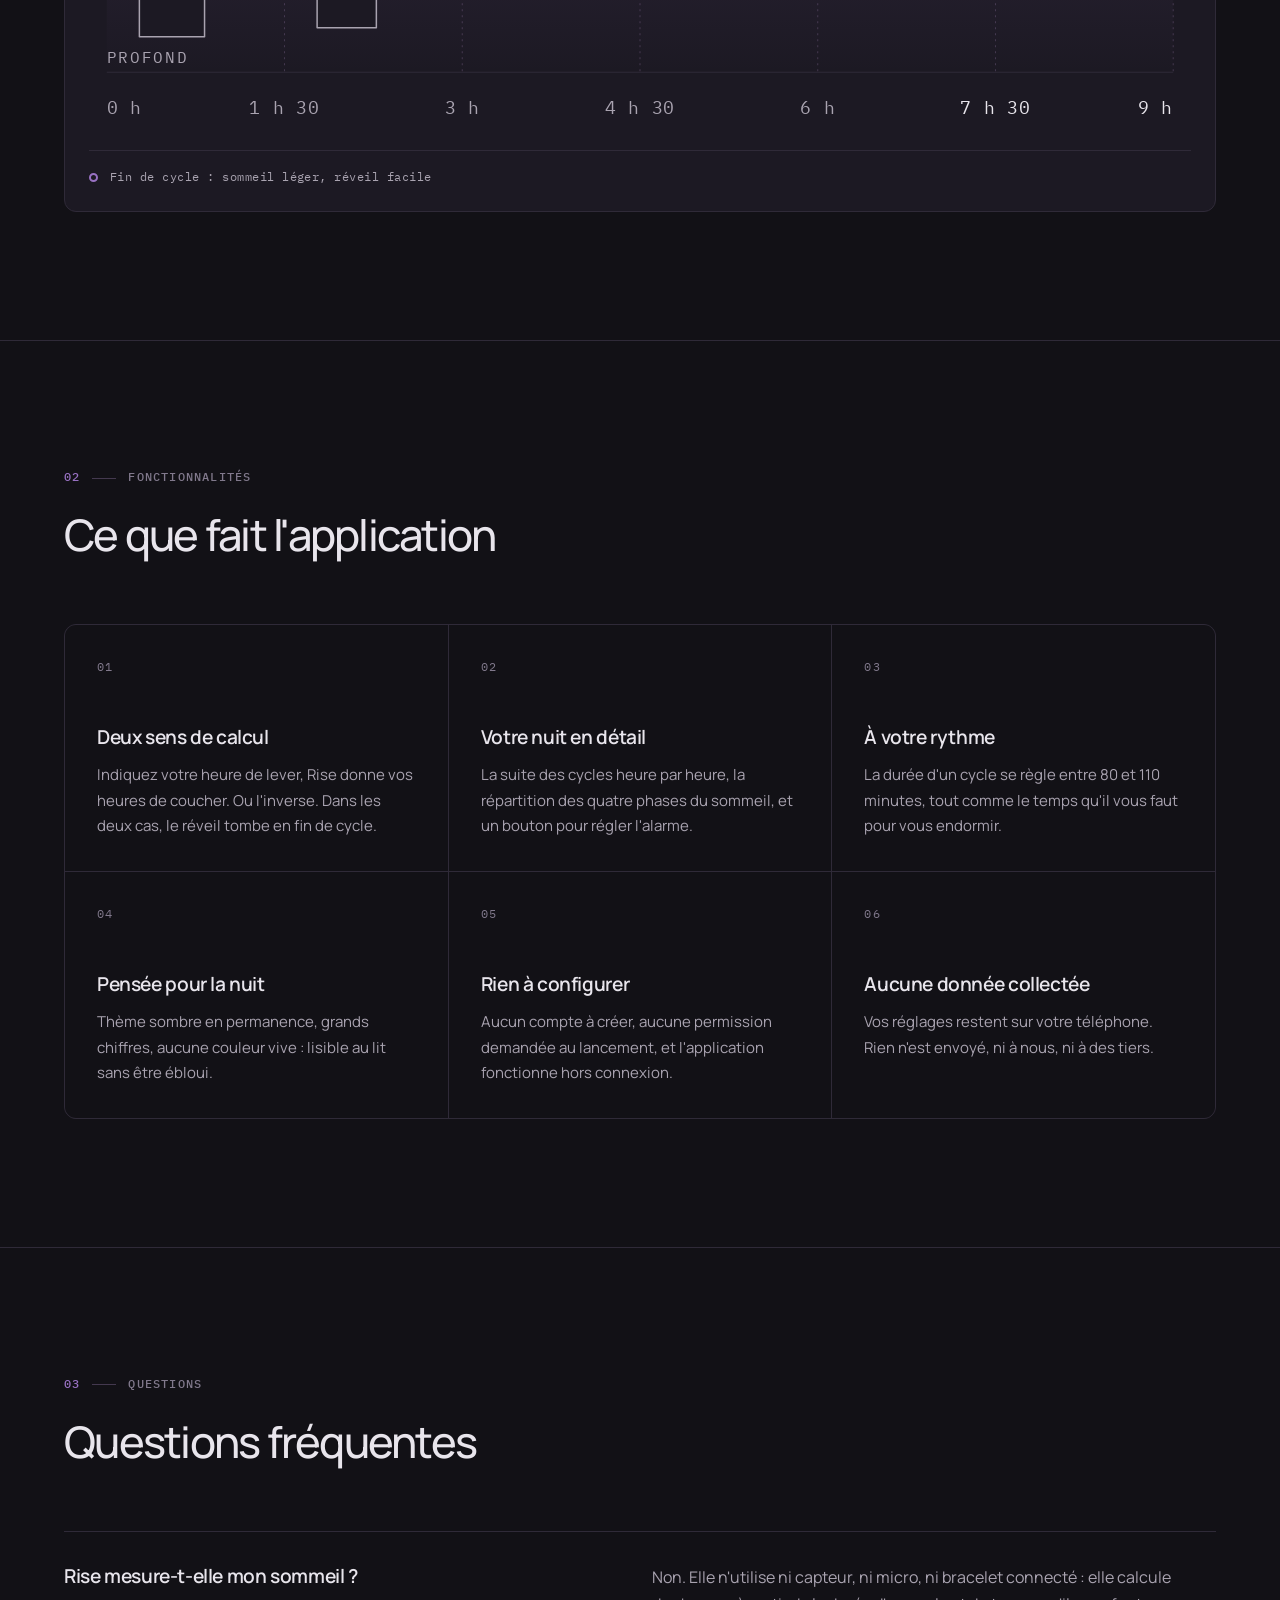
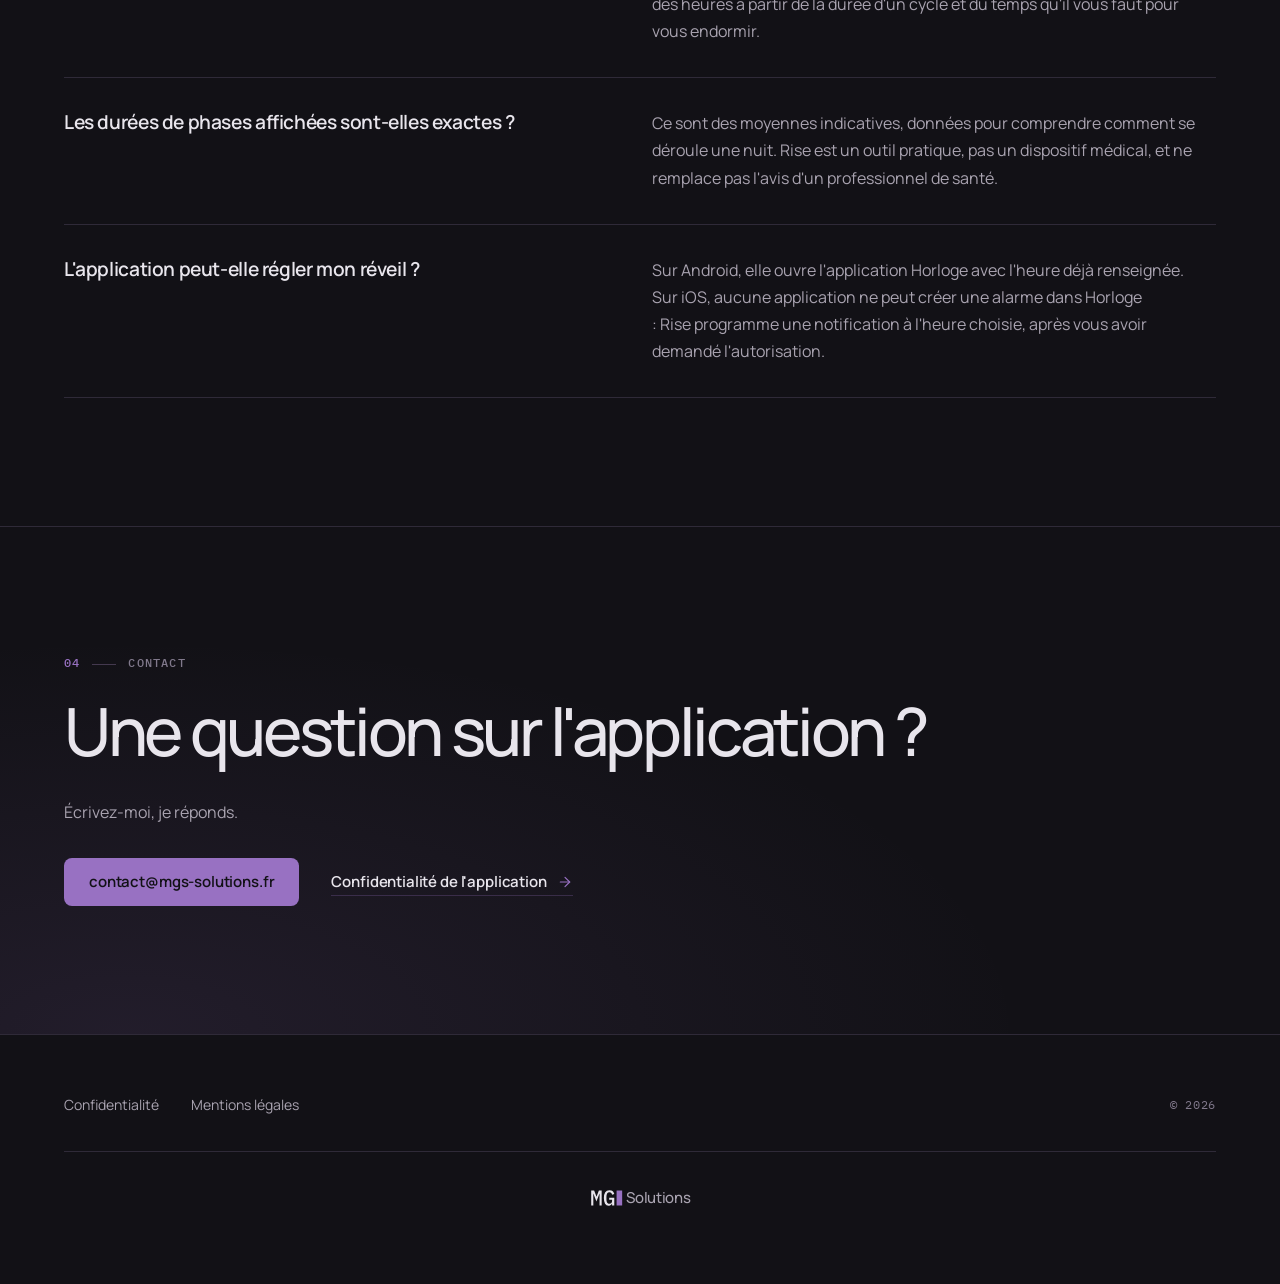
<file: applications/rise/index.html>
<!doctype html>
<html lang="fr">
<head>
<meta charset="utf-8">
<meta name="viewport" content="width=device-width, initial-scale=1">
<title>Rise — réveillez-vous en fin de cycle | MGs Solutions</title>
<meta name="description" content="Rise calcule vos heures de coucher et de réveil pour vous lever en fin de cycle de sommeil. Sans compte, sans données collectées, hors connexion.">
<link rel="canonical" href="https://mgs-solutions.fr/applications/rise/">
<meta property="og:title" content="Rise — le bon réveil">
<meta property="og:description" content="Vos heures de coucher et de réveil, calculées en fin de cycle de sommeil.">
<meta property="og:type" content="website">
<link rel="icon" href="/assets/brand/favicon.svg" type="image/svg+xml">
<link rel="apple-touch-icon" href="/assets/brand/apple-touch-icon.png">
<meta name="theme-color" content="#121116">
<link rel="preload" href="/assets/fonts/manrope-latin-wght.woff2" as="font" type="font/woff2" crossorigin>
<script src="/assets/site.js" defer></script>
<link rel="stylesheet" href="/assets/style.css">
</head>
<body>

<a class="skip" href="#content">Aller au contenu</a>

<header class="site-head">
  <div class="wrap">
    <a class="brand" href="/" aria-label="MGs Solutions, accueil">
      <svg class="brand-logo" viewBox="0 -722 2124 746" aria-hidden="true" focusable="false"><path class="brand-letters" d="M445 -334 448 -544H440L300 -185L160 -544H152L155 -334V0H56V-698H193L300 -421H307L415 -698H544V0H445ZM1030 -96H1023Q1014 -75 1002 -56Q989 -36 970 -21Q952 -6 926 3Q900 12 866 12Q757 12 702 -81Q647 -174 647 -344Q647 -522 710 -616Q773 -710 903 -710Q954 -710 992 -696Q1031 -682 1058 -658Q1085 -635 1103 -604Q1121 -572 1132 -537L1031 -503Q1023 -526 1013 -546Q1003 -567 988 -583Q974 -599 954 -608Q933 -617 904 -617Q831 -617 798 -560Q766 -504 766 -408V-297Q766 -249 773 -209Q780 -169 796 -140Q813 -112 840 -96Q866 -80 904 -80Q965 -80 998 -116Q1030 -153 1030 -210V-273H895V-357H1132V0H1030Z"/><path class="brand-s" d="M1501 12Q1417 12 1356 -15Q1296 -42 1259 -87L1326 -147Q1360 -110 1402 -90Q1445 -71 1503 -71Q1556 -71 1588 -89Q1621 -107 1621 -145Q1621 -161 1615 -172Q1609 -183 1598 -190Q1587 -197 1572 -201Q1558 -205 1542 -207L1460 -220Q1430 -224 1399 -233Q1368 -242 1344 -258Q1319 -275 1304 -301Q1288 -327 1288 -367Q1288 -446 1348 -487Q1409 -528 1508 -528Q1580 -528 1632 -506Q1685 -485 1720 -447L1659 -383Q1639 -406 1602 -426Q1565 -445 1504 -445Q1395 -445 1395 -376Q1395 -343 1418 -330Q1442 -318 1474 -314L1556 -301Q1587 -296 1618 -288Q1648 -280 1672 -264Q1697 -247 1712 -221Q1728 -195 1728 -155Q1728 -77 1668 -32Q1607 12 1501 12Z"/><rect class="brand-cursor" x="1240" y="-698" width="260" height="698"/></svg>
    </a>
    <nav class="site-nav" aria-label="Navigation principale">
      <a href="/">Accueil</a>
      <details class="nav-menu is-current">
        <summary>Applications <svg class="icon nav-chevron" viewBox="0 0 24 24" fill="none" stroke="currentColor" stroke-width="1.75" stroke-linecap="round" stroke-linejoin="round" aria-hidden="true"><path d="m6 9 6 6 6-6"/></svg></summary>
        <div class="nav-menu-panel">
          <a class="nav-app" data-app="rise" href="/applications/rise/" aria-current="page">
            <img src="/assets/apps/rise/logo.svg" alt="" width="32" height="32">
            <span class="nav-app-text">
              <span class="nav-app-name">Rise</span>
              <span class="nav-app-meta">Application mobile</span>
            </span>
          </a>
        </div>
      </details>
      <a href="/#contact">Contact</a>
    </nav>
  </div>
</header>

<main id="content">

  <div class="hero hero-rise">
    <div class="wrap">
      <div class="project">
        <div>
          <p class="eyebrow">Application mobile</p>
          <h1 class="title-reveal"><span class="line"><span>Rise</span></span></h1>
          <p class="lead">Réveillez-vous en fin de cycle, pas en plein sommeil profond.</p>
          <div class="hero-actions">
            <a class="btn" href="https://play.google.com/store/apps/details?id=com.mgssolutions.rise" target="_blank" rel="noopener">Google Play
              <svg class="icon icon-external" viewBox="0 0 24 24" fill="none" stroke="currentColor" stroke-width="1.75" stroke-linecap="round" stroke-linejoin="round" aria-hidden="true"><path d="M7 7h10v10"/><path d="M7 17 17 7"/></svg>
            </a>
          </div>
          <!-- App Store button: enable on iOS release, then remove the “Bientôt” line.
            <a class="btn btn-ghost" href="[LIEN APP STORE]" target="_blank" rel="noopener">App Store</a>
          -->
          <p class="small hero-note">Bientôt sur l'App Store. Gratuite, sans publicité.</p>
        </div>
        <div class="project-visual">
          <div class="showcase showcase-square" data-app="rise">
            <svg class="showcase-ticks" viewBox="0 0 120 120" aria-hidden="true">
              <circle cx="60" cy="60" r="57" pathLength="240" stroke-dasharray="0.5 9.5" stroke-dashoffset="0.25" transform="rotate(-90 60 60)"/>
              <circle class="major" cx="60" cy="60" r="57" pathLength="240" stroke-dasharray="0.7 59.3" stroke-dashoffset="0.35" transform="rotate(-90 60 60)"/>
            </svg>
            <img class="showcase-logo" src="/assets/apps/rise/logo.svg" alt="Logo de l'application Rise" width="120" height="120">
          </div>
        </div>
      </div>
    </div>
  </div>

  <section>
    <div class="wrap split">
      <header class="section-head">
        <p class="eyebrow"><span class="index">01</span>Principe</p>
        <h2>Pourquoi l'heure compte plus que la durée</h2>
      </header>
      <div class="split-body">
      <p class="muted lead">Une nuit s'enchaîne en cycles d'environ 90 minutes. À la fin de chaque cycle, le sommeil est au plus léger : c'est là que se réveiller est facile. Sonner au milieu d'un cycle, en plein sommeil profond, laisse groggy pendant une heure ou plus.</p>
      <p class="muted">Six cycles font 9 h de sommeil, cinq en font 7 h 30. Rise calcule les heures qui tombent au bon moment.</p>
      </div>
      <figure class="figure split-full">
        <svg class="hypno" viewBox="-12 0 744 236" role="img" aria-label="Six cycles de sommeil de 90 minutes : le sommeil redevient léger à la fin de chaque cycle, toutes les 1 h 30, jusqu'à 9 h.">
          <defs><linearGradient id="hypno-fill" x1="0" y1="0" x2="0" y2="1"><stop offset="0" class="hypno-stop-a"/><stop offset="1" class="hypno-stop-b"/></linearGradient></defs>
          <line class="hypno-axis" x1="0" y1="200" x2="720" y2="200"/>
          <line class="hypno-guide" x1="120" y1="40" x2="120" y2="200"/>
          <line class="hypno-guide" x1="240" y1="40" x2="240" y2="200"/>
          <line class="hypno-guide" x1="360" y1="40" x2="360" y2="200"/>
          <line class="hypno-guide" x1="480" y1="40" x2="480" y2="200"/>
          <line class="hypno-guide" x1="600" y1="40" x2="600" y2="200"/>
          <line class="hypno-guide" x1="720" y1="40" x2="720" y2="200"/>
          <path class="hypno-area" d="M0,40 8,40 8,100 22,100 22,176 66,176 66,100 106,100 106,40 120,40 128,40 128,100 142,100 142,170 182,170 182,100 222,100 222,40 240,40 248,40 248,100 262,100 262,150 292,150 292,100 336,100 336,40 360,40 368,40 368,100 382,100 382,132 404,132 404,100 450,100 450,40 480,40 488,40 488,100 502,100 502,118 516,118 516,100 564,100 564,40 600,40 608,40 608,100 622,100 622,112 632,112 632,100 680,100 680,40 720,40 V200 H0 Z"/>
          <path class="hypno-line" pathLength="1" d="M0,40 8,40 8,100 22,100 22,176 66,176 66,100 106,100 106,40 120,40 128,40 128,100 142,100 142,170 182,170 182,100 222,100 222,40 240,40 248,40 248,100 262,100 262,150 292,150 292,100 336,100 336,40 360,40 368,40 368,100 382,100 382,132 404,132 404,100 450,100 450,40 480,40 488,40 488,100 502,100 502,118 516,118 516,100 564,100 564,40 600,40 608,40 608,100 622,100 622,112 632,112 632,100 680,100 680,40 720,40"/>
          <circle class="hypno-mark" cx="120" cy="40" r="5"/>
          <circle class="hypno-mark" cx="240" cy="40" r="5"/>
          <circle class="hypno-mark" cx="360" cy="40" r="5"/>
          <circle class="hypno-mark" cx="480" cy="40" r="5"/>
          <circle class="hypno-mark" cx="600" cy="40" r="5"/>
          <circle class="hypno-mark" cx="720" cy="40" r="5"/>
          <text x="0" y="228" text-anchor="start">0 h</text>
          <text class="hypno-minor" x="120" y="228" text-anchor="middle">1 h 30</text>
          <text x="240" y="228" text-anchor="middle">3 h</text>
          <text class="hypno-minor" x="360" y="228" text-anchor="middle">4 h 30</text>
          <text x="480" y="228" text-anchor="middle">6 h</text>
          <text class="hypno-key" x="600" y="228" text-anchor="middle">7 h 30</text>
          <text class="hypno-key" x="720" y="228" text-anchor="end">9 h</text>
          <text class="hypno-level" x="0" y="24">Léger</text>
          <text class="hypno-level" x="0" y="194">Profond</text>
        </svg>
        <figcaption>Fin de cycle : sommeil léger, réveil facile</figcaption>
      </figure>
    </div>
  </section>

  <section>
    <div class="wrap">
      <header class="section-head">
        <p class="eyebrow"><span class="index">02</span>Fonctionnalités</p>
        <h2>Ce que fait l'application</h2>
      </header>
      <div class="grid">
        <article class="card spotlight">
          <h3>Deux sens de calcul</h3>
          <p>Indiquez votre heure de lever, Rise donne vos heures de coucher. Ou l'inverse. Dans les deux cas, le réveil tombe en fin de cycle.</p>
        </article>
        <article class="card spotlight">
          <h3>Votre nuit en détail</h3>
          <p>La suite des cycles heure par heure, la répartition des quatre phases du sommeil, et un bouton pour régler l'alarme.</p>
        </article>
        <article class="card spotlight">
          <h3>À votre rythme</h3>
          <p>La durée d'un cycle se règle entre 80 et 110 minutes, tout comme le temps qu'il vous faut pour vous endormir.</p>
        </article>
        <article class="card spotlight">
          <h3>Pensée pour la nuit</h3>
          <p>Thème sombre en permanence, grands chiffres, aucune couleur vive : lisible au lit sans être ébloui.</p>
        </article>
        <article class="card spotlight">
          <h3>Rien à configurer</h3>
          <p>Aucun compte à créer, aucune permission demandée au lancement, et l'application fonctionne hors connexion.</p>
        </article>
        <article class="card spotlight">
          <h3>Aucune donnée collectée</h3>
          <p>Vos réglages restent sur votre téléphone. Rien n'est envoyé, ni à nous, ni à des tiers.</p>
        </article>
      </div>
    </div>
  </section>

  <section>
    <div class="wrap">
      <header class="section-head">
        <p class="eyebrow"><span class="index">03</span>Questions</p>
        <h2>Questions fréquentes</h2>
      </header>
      <div class="faq">
        <div class="faq-item">
          <h3>Rise mesure-t-elle mon sommeil ?</h3>
          <p class="muted">Non. Elle n'utilise ni capteur, ni micro, ni bracelet connecté : elle calcule des heures à partir de la durée d'un cycle et du temps qu'il vous faut pour vous endormir.</p>
        </div>
        <div class="faq-item">
          <h3>Les durées de phases affichées sont-elles exactes ?</h3>
          <p class="muted">Ce sont des moyennes indicatives, données pour comprendre comment se déroule une nuit. Rise est un outil pratique, pas un dispositif médical, et ne remplace pas l'avis d'un professionnel de santé.</p>
        </div>
        <div class="faq-item">
          <h3>L'application peut-elle régler mon réveil ?</h3>
          <p class="muted">Sur Android, elle ouvre l'application Horloge avec l'heure déjà renseignée. Sur iOS, aucune application ne peut créer une alarme dans Horloge : Rise programme une notification à l'heure choisie, après vous avoir demandé l'autorisation.</p>
        </div>
      </div>
    </div>
  </section>

  <section class="cta">
    <div class="wrap">
      <p class="eyebrow"><span class="index">04</span>Contact</p>
      <h2>Une question sur l'application ?</h2>
      <p class="muted">Écrivez-moi, je réponds.</p>
      <div class="hero-actions">
        <a class="btn" href="mailto:contact@mgs-solutions.fr">contact@mgs-solutions.fr</a>
        <a class="btn-link" href="/applications/rise/privacy/">Confidentialité de l'application
          <svg class="icon" viewBox="0 0 24 24" fill="none" stroke="currentColor" stroke-width="1.75" stroke-linecap="round" stroke-linejoin="round" aria-hidden="true"><path d="M5 12h14"/><path d="m12 5 7 7-7 7"/></svg>
        </a>
      </div>
    </div>
  </section>

</main>

<footer class="site-foot">
  <div class="wrap">
    <div class="foot-row">
      <a href="/privacy/">Confidentialité</a>
      <a href="/legal/">Mentions légales</a>
      <span class="foot-copy">&copy; 2026</span>
    </div>
    <div class="foot-brand">
      <a class="brand" href="/" aria-label="MGs Solutions, accueil">
        <svg class="brand-logo" viewBox="0 -722 2124 746" aria-hidden="true" focusable="false"><path class="brand-letters" d="M445 -334 448 -544H440L300 -185L160 -544H152L155 -334V0H56V-698H193L300 -421H307L415 -698H544V0H445ZM1030 -96H1023Q1014 -75 1002 -56Q989 -36 970 -21Q952 -6 926 3Q900 12 866 12Q757 12 702 -81Q647 -174 647 -344Q647 -522 710 -616Q773 -710 903 -710Q954 -710 992 -696Q1031 -682 1058 -658Q1085 -635 1103 -604Q1121 -572 1132 -537L1031 -503Q1023 -526 1013 -546Q1003 -567 988 -583Q974 -599 954 -608Q933 -617 904 -617Q831 -617 798 -560Q766 -504 766 -408V-297Q766 -249 773 -209Q780 -169 796 -140Q813 -112 840 -96Q866 -80 904 -80Q965 -80 998 -116Q1030 -153 1030 -210V-273H895V-357H1132V0H1030Z"/><path class="brand-s" d="M1501 12Q1417 12 1356 -15Q1296 -42 1259 -87L1326 -147Q1360 -110 1402 -90Q1445 -71 1503 -71Q1556 -71 1588 -89Q1621 -107 1621 -145Q1621 -161 1615 -172Q1609 -183 1598 -190Q1587 -197 1572 -201Q1558 -205 1542 -207L1460 -220Q1430 -224 1399 -233Q1368 -242 1344 -258Q1319 -275 1304 -301Q1288 -327 1288 -367Q1288 -446 1348 -487Q1409 -528 1508 -528Q1580 -528 1632 -506Q1685 -485 1720 -447L1659 -383Q1639 -406 1602 -426Q1565 -445 1504 -445Q1395 -445 1395 -376Q1395 -343 1418 -330Q1442 -318 1474 -314L1556 -301Q1587 -296 1618 -288Q1648 -280 1672 -264Q1697 -247 1712 -221Q1728 -195 1728 -155Q1728 -77 1668 -32Q1607 12 1501 12Z"/><rect class="brand-cursor" x="1240" y="-698" width="260" height="698"/></svg>
        <span class="brand-name">Solutions</span>
      </a>
    </div>
  </div>
</footer>

</body>
</html>
</file>
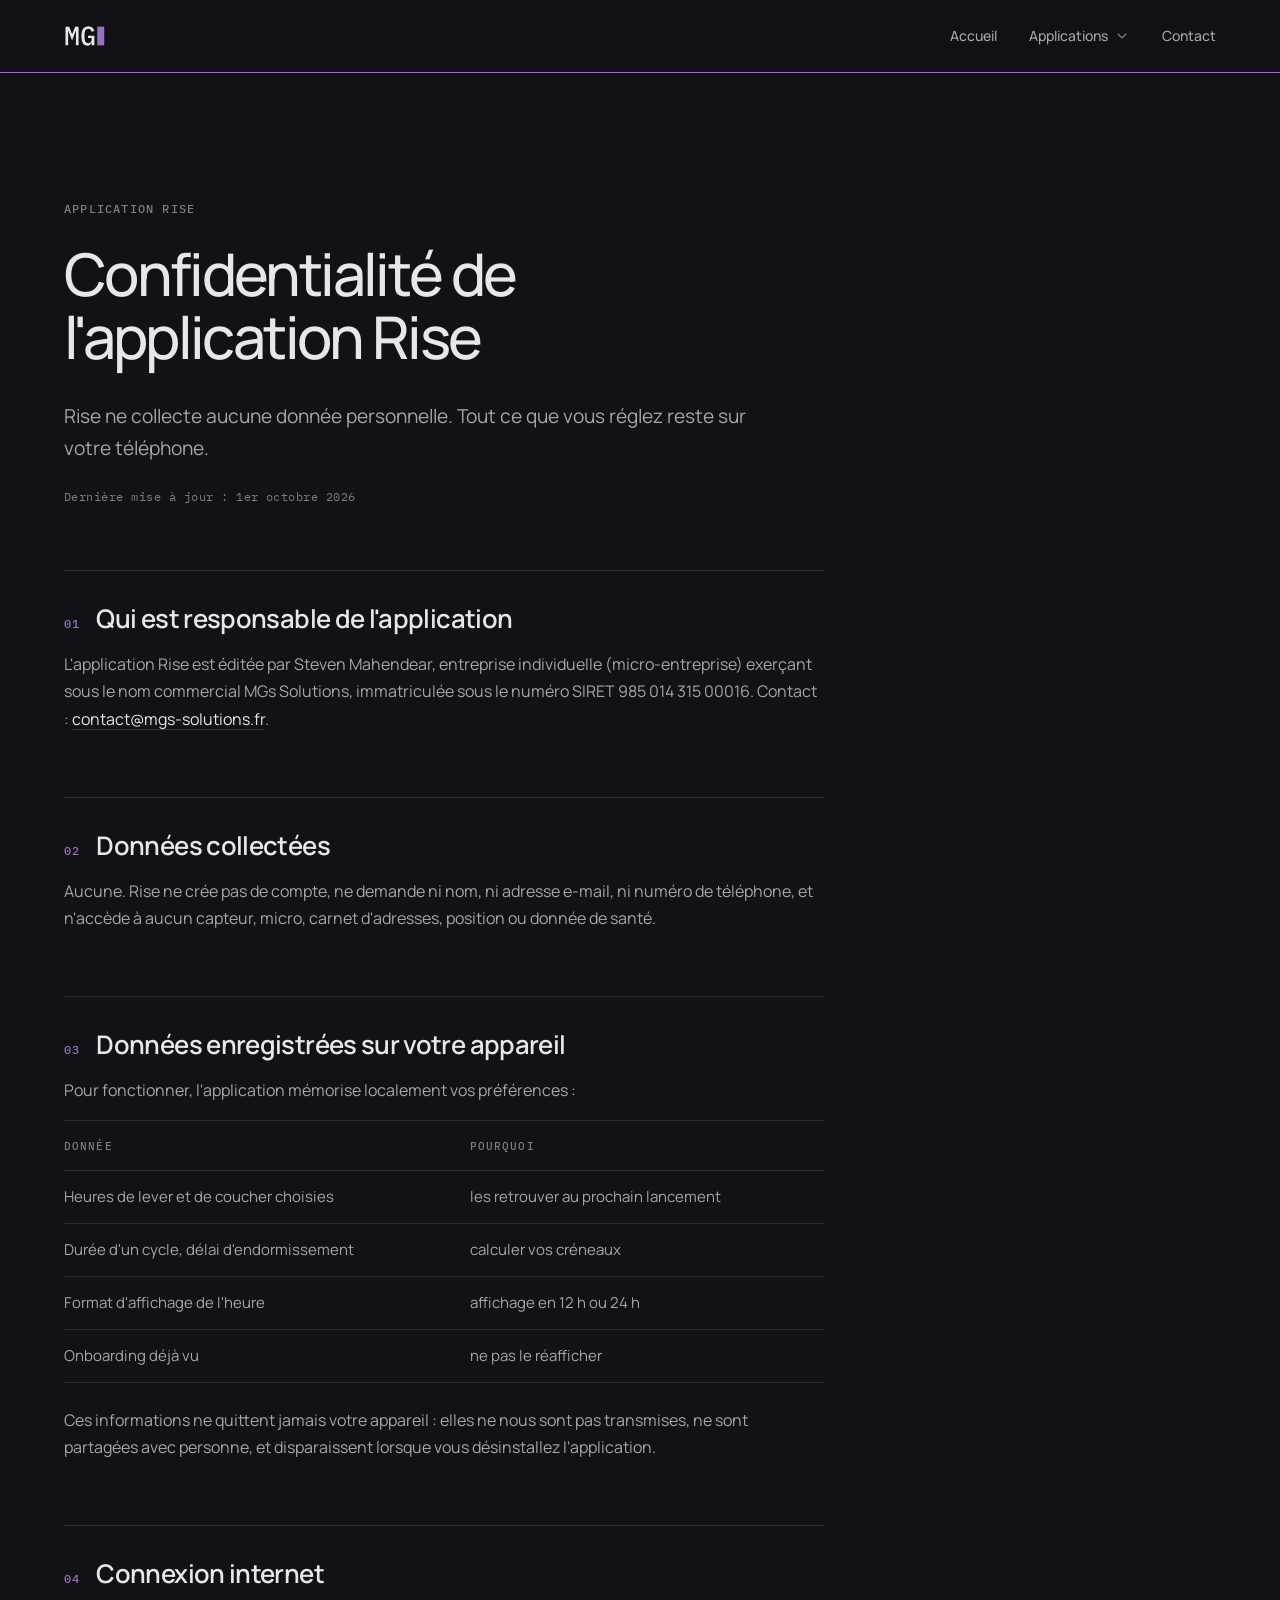
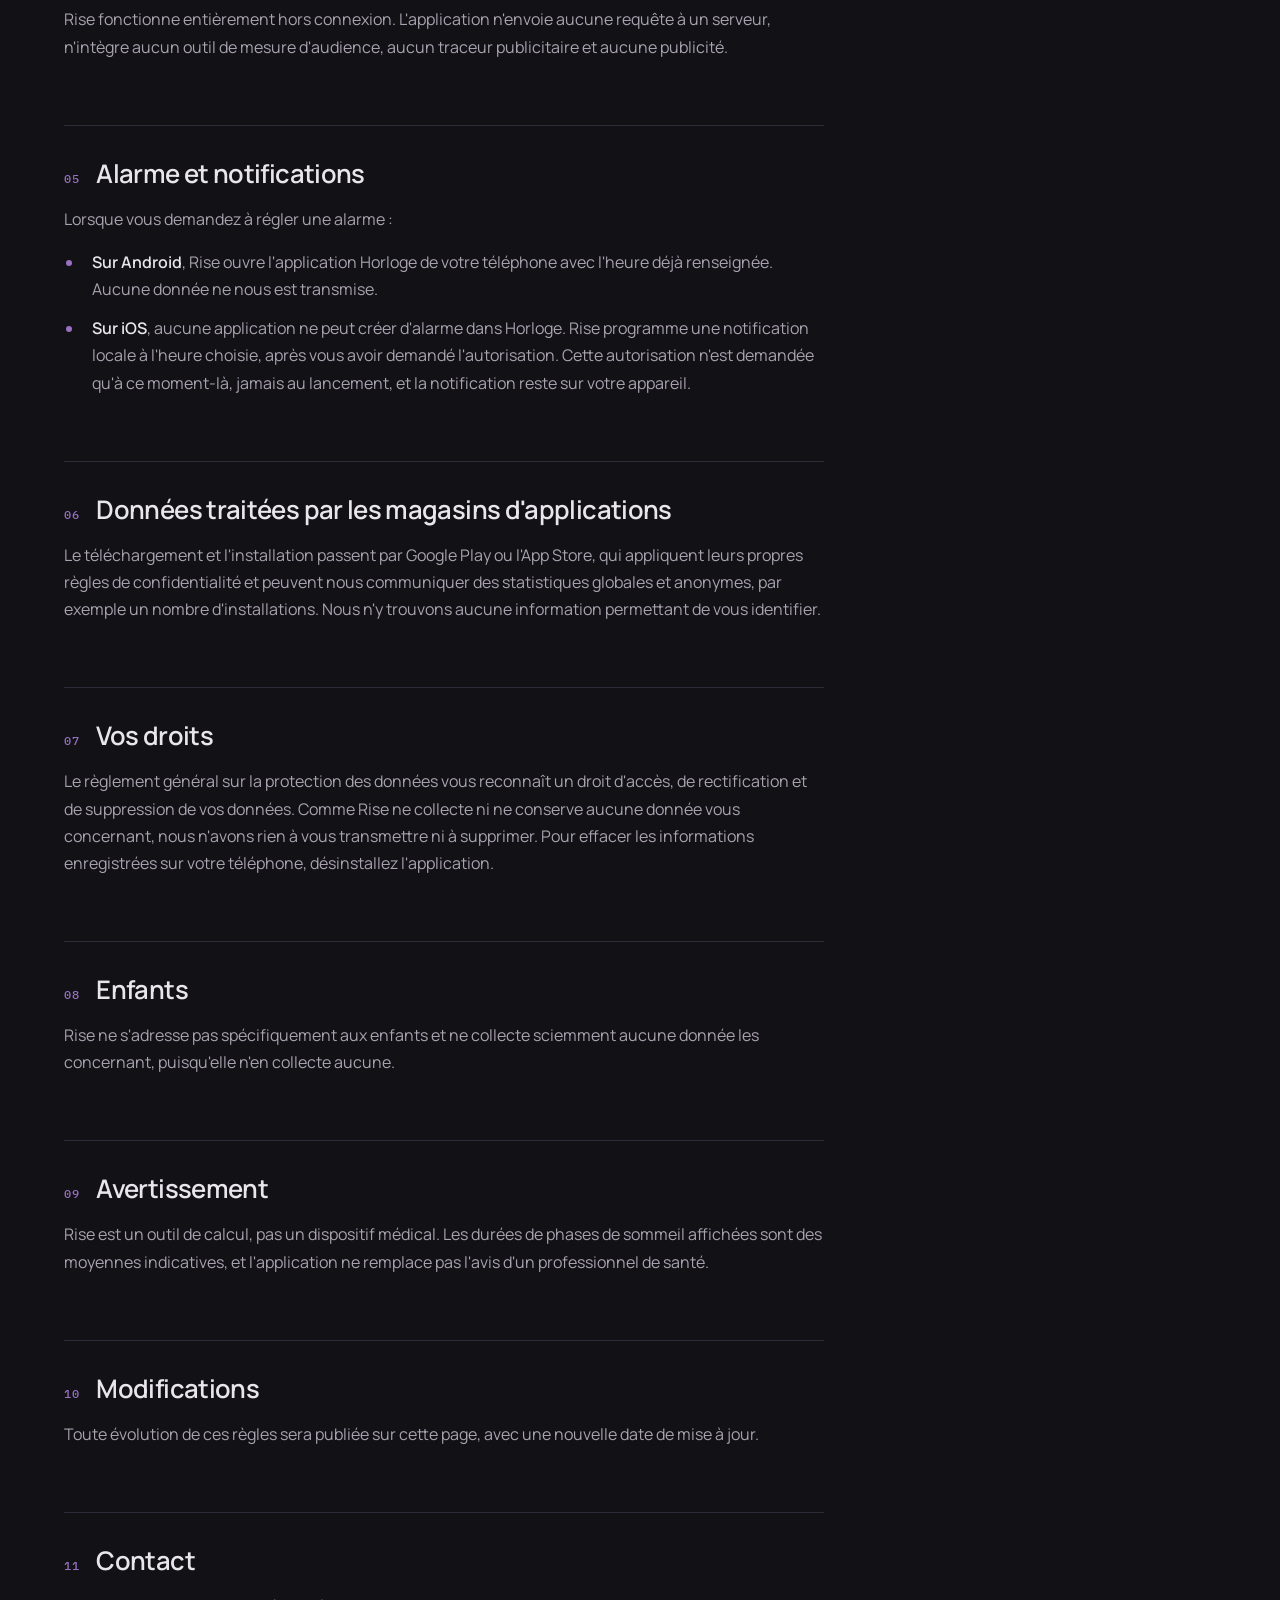
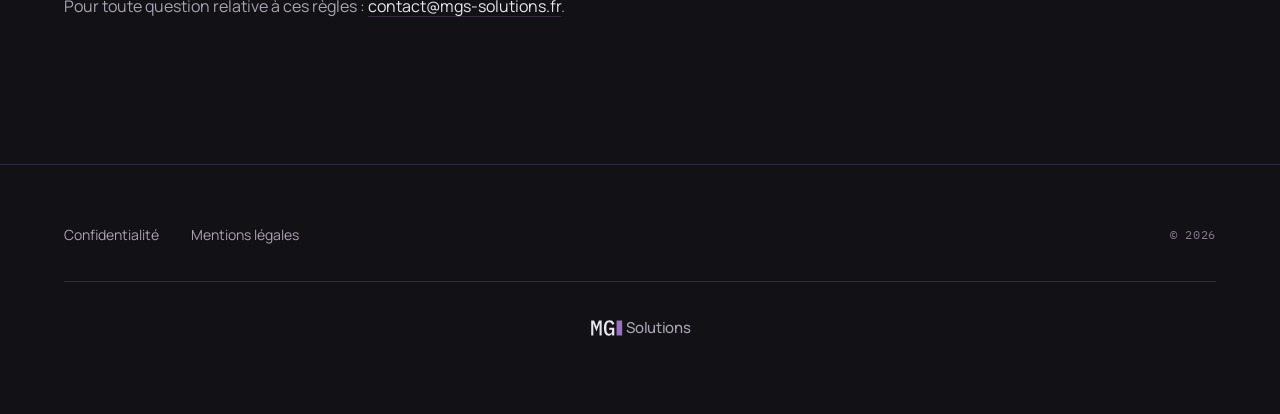
<file: applications/rise/privacy/index.html>
<!doctype html>
<html lang="fr">
<head>
<meta charset="utf-8">
<meta name="viewport" content="width=device-width, initial-scale=1">
<title>Confidentialité de l'application Rise | MGs Solutions</title>
<meta name="description" content="Règles de confidentialité de l'application Rise : aucune donnée personnelle collectée, aucun compte, aucun suivi.">
<link rel="canonical" href="https://mgs-solutions.fr/applications/rise/privacy/">
<meta name="robots" content="index, follow">
<link rel="icon" href="/assets/brand/favicon.svg" type="image/svg+xml">
<link rel="apple-touch-icon" href="/assets/brand/apple-touch-icon.png">
<meta name="theme-color" content="#121116">
<link rel="preload" href="/assets/fonts/manrope-latin-wght.woff2" as="font" type="font/woff2" crossorigin>
<script src="/assets/site.js" defer></script>
<link rel="stylesheet" href="/assets/style.css">
</head>
<body>

<a class="skip" href="#content">Aller au contenu</a>

<header class="site-head">
  <div class="wrap">
    <a class="brand" href="/" aria-label="MGs Solutions, accueil">
      <svg class="brand-logo" viewBox="0 -722 2124 746" aria-hidden="true" focusable="false"><path class="brand-letters" d="M445 -334 448 -544H440L300 -185L160 -544H152L155 -334V0H56V-698H193L300 -421H307L415 -698H544V0H445ZM1030 -96H1023Q1014 -75 1002 -56Q989 -36 970 -21Q952 -6 926 3Q900 12 866 12Q757 12 702 -81Q647 -174 647 -344Q647 -522 710 -616Q773 -710 903 -710Q954 -710 992 -696Q1031 -682 1058 -658Q1085 -635 1103 -604Q1121 -572 1132 -537L1031 -503Q1023 -526 1013 -546Q1003 -567 988 -583Q974 -599 954 -608Q933 -617 904 -617Q831 -617 798 -560Q766 -504 766 -408V-297Q766 -249 773 -209Q780 -169 796 -140Q813 -112 840 -96Q866 -80 904 -80Q965 -80 998 -116Q1030 -153 1030 -210V-273H895V-357H1132V0H1030Z"/><path class="brand-s" d="M1501 12Q1417 12 1356 -15Q1296 -42 1259 -87L1326 -147Q1360 -110 1402 -90Q1445 -71 1503 -71Q1556 -71 1588 -89Q1621 -107 1621 -145Q1621 -161 1615 -172Q1609 -183 1598 -190Q1587 -197 1572 -201Q1558 -205 1542 -207L1460 -220Q1430 -224 1399 -233Q1368 -242 1344 -258Q1319 -275 1304 -301Q1288 -327 1288 -367Q1288 -446 1348 -487Q1409 -528 1508 -528Q1580 -528 1632 -506Q1685 -485 1720 -447L1659 -383Q1639 -406 1602 -426Q1565 -445 1504 -445Q1395 -445 1395 -376Q1395 -343 1418 -330Q1442 -318 1474 -314L1556 -301Q1587 -296 1618 -288Q1648 -280 1672 -264Q1697 -247 1712 -221Q1728 -195 1728 -155Q1728 -77 1668 -32Q1607 12 1501 12Z"/><rect class="brand-cursor" x="1240" y="-698" width="260" height="698"/></svg>
    </a>
    <nav class="site-nav" aria-label="Navigation principale">
      <a href="/">Accueil</a>
      <details class="nav-menu">
        <summary>Applications <svg class="icon nav-chevron" viewBox="0 0 24 24" fill="none" stroke="currentColor" stroke-width="1.75" stroke-linecap="round" stroke-linejoin="round" aria-hidden="true"><path d="m6 9 6 6 6-6"/></svg></summary>
        <div class="nav-menu-panel">
          <a class="nav-app" data-app="rise" href="/applications/rise/">
            <img src="/assets/apps/rise/logo.svg" alt="" width="32" height="32">
            <span class="nav-app-text">
              <span class="nav-app-name">Rise</span>
              <span class="nav-app-meta">Application mobile</span>
            </span>
          </a>
        </div>
      </details>
      <a href="/#contact">Contact</a>
    </nav>
  </div>
</header>

<main id="content">
  <section class="doc">
    <div class="wrap">
      <p class="eyebrow">Application Rise</p>
      <h1>Confidentialité de l'application Rise</h1>
      <p class="lead">Rise ne collecte aucune donnée personnelle. Tout ce que vous réglez reste sur votre téléphone.</p>
      <p class="small">Dernière mise à jour : 1er octobre 2026</p>

      <h2>Qui est responsable de l'application</h2>
      <p class="muted">L'application Rise est éditée par Steven Mahendear, entreprise individuelle (micro-entreprise) exerçant sous le nom commercial MGs Solutions, immatriculée sous le numéro SIRET 985 014 315 00016.<!-- add « dont le siège est situé … » once the address is known --> Contact : <a href="mailto:contact@mgs-solutions.fr">contact@mgs-solutions.fr</a>.</p>

      <h2>Données collectées</h2>
      <p class="muted">Aucune. Rise ne crée pas de compte, ne demande ni nom, ni adresse e-mail, ni numéro de téléphone, et n'accède à aucun capteur, micro, carnet d'adresses, position ou donnée de santé.</p>

      <h2>Données enregistrées sur votre appareil</h2>
      <p class="muted">Pour fonctionner, l'application mémorise localement vos préférences :</p>
      <table>
        <thead>
          <tr><th>Donnée</th><th>Pourquoi</th></tr>
        </thead>
        <tbody>
          <tr><td>Heures de lever et de coucher choisies</td><td>les retrouver au prochain lancement</td></tr>
          <tr><td>Durée d'un cycle, délai d'endormissement</td><td>calculer vos créneaux</td></tr>
          <tr><td>Format d'affichage de l'heure</td><td>affichage en 12 h ou 24 h</td></tr>
          <tr><td>Onboarding déjà vu</td><td>ne pas le réafficher</td></tr>
        </tbody>
      </table>
      <p class="muted">Ces informations ne quittent jamais votre appareil : elles ne nous sont pas transmises, ne sont partagées avec personne, et disparaissent lorsque vous désinstallez l'application.</p>

      <h2>Connexion internet</h2>
      <p class="muted">Rise fonctionne entièrement hors connexion. L'application n'envoie aucune requête à un serveur, n'intègre aucun outil de mesure d'audience, aucun traceur publicitaire et aucune publicité.</p>

      <h2>Alarme et notifications</h2>
      <p class="muted">Lorsque vous demandez à régler une alarme :</p>
      <ul>
        <li><strong>Sur Android</strong>, Rise ouvre l'application Horloge de votre téléphone avec l'heure déjà renseignée. Aucune donnée ne nous est transmise.</li>
        <li><strong>Sur iOS</strong>, aucune application ne peut créer d'alarme dans Horloge. Rise programme une notification locale à l'heure choisie, après vous avoir demandé l'autorisation. Cette autorisation n'est demandée qu'à ce moment-là, jamais au lancement, et la notification reste sur votre appareil.</li>
      </ul>

      <h2>Données traitées par les magasins d'applications</h2>
      <p class="muted">Le téléchargement et l'installation passent par Google Play ou l'App Store, qui appliquent leurs propres règles de confidentialité et peuvent nous communiquer des statistiques globales et anonymes, par exemple un nombre d'installations. Nous n'y trouvons aucune information permettant de vous identifier.</p>

      <h2>Vos droits</h2>
      <p class="muted">Le règlement général sur la protection des données vous reconnaît un droit d'accès, de rectification et de suppression de vos données. Comme Rise ne collecte ni ne conserve aucune donnée vous concernant, nous n'avons rien à vous transmettre ni à supprimer. Pour effacer les informations enregistrées sur votre téléphone, désinstallez l'application.</p>

      <h2>Enfants</h2>
      <p class="muted">Rise ne s'adresse pas spécifiquement aux enfants et ne collecte sciemment aucune donnée les concernant, puisqu'elle n'en collecte aucune.</p>

      <h2>Avertissement</h2>
      <p class="muted">Rise est un outil de calcul, pas un dispositif médical. Les durées de phases de sommeil affichées sont des moyennes indicatives, et l'application ne remplace pas l'avis d'un professionnel de santé.</p>

      <h2>Modifications</h2>
      <p class="muted">Toute évolution de ces règles sera publiée sur cette page, avec une nouvelle date de mise à jour.</p>

      <h2>Contact</h2>
      <p class="muted">Pour toute question relative à ces règles : <a href="mailto:contact@mgs-solutions.fr">contact@mgs-solutions.fr</a>.</p>
    </div>
  </section>
</main>

<footer class="site-foot">
  <div class="wrap">
    <div class="foot-row">
      <a href="/privacy/">Confidentialité</a>
      <a href="/legal/">Mentions légales</a>
      <span class="foot-copy">&copy; 2026</span>
    </div>
    <div class="foot-brand">
      <a class="brand" href="/" aria-label="MGs Solutions, accueil">
        <svg class="brand-logo" viewBox="0 -722 2124 746" aria-hidden="true" focusable="false"><path class="brand-letters" d="M445 -334 448 -544H440L300 -185L160 -544H152L155 -334V0H56V-698H193L300 -421H307L415 -698H544V0H445ZM1030 -96H1023Q1014 -75 1002 -56Q989 -36 970 -21Q952 -6 926 3Q900 12 866 12Q757 12 702 -81Q647 -174 647 -344Q647 -522 710 -616Q773 -710 903 -710Q954 -710 992 -696Q1031 -682 1058 -658Q1085 -635 1103 -604Q1121 -572 1132 -537L1031 -503Q1023 -526 1013 -546Q1003 -567 988 -583Q974 -599 954 -608Q933 -617 904 -617Q831 -617 798 -560Q766 -504 766 -408V-297Q766 -249 773 -209Q780 -169 796 -140Q813 -112 840 -96Q866 -80 904 -80Q965 -80 998 -116Q1030 -153 1030 -210V-273H895V-357H1132V0H1030Z"/><path class="brand-s" d="M1501 12Q1417 12 1356 -15Q1296 -42 1259 -87L1326 -147Q1360 -110 1402 -90Q1445 -71 1503 -71Q1556 -71 1588 -89Q1621 -107 1621 -145Q1621 -161 1615 -172Q1609 -183 1598 -190Q1587 -197 1572 -201Q1558 -205 1542 -207L1460 -220Q1430 -224 1399 -233Q1368 -242 1344 -258Q1319 -275 1304 -301Q1288 -327 1288 -367Q1288 -446 1348 -487Q1409 -528 1508 -528Q1580 -528 1632 -506Q1685 -485 1720 -447L1659 -383Q1639 -406 1602 -426Q1565 -445 1504 -445Q1395 -445 1395 -376Q1395 -343 1418 -330Q1442 -318 1474 -314L1556 -301Q1587 -296 1618 -288Q1648 -280 1672 -264Q1697 -247 1712 -221Q1728 -195 1728 -155Q1728 -77 1668 -32Q1607 12 1501 12Z"/><rect class="brand-cursor" x="1240" y="-698" width="260" height="698"/></svg>
        <span class="brand-name">Solutions</span>
      </a>
    </div>
  </div>
</footer>

</body>
</html>
</file>
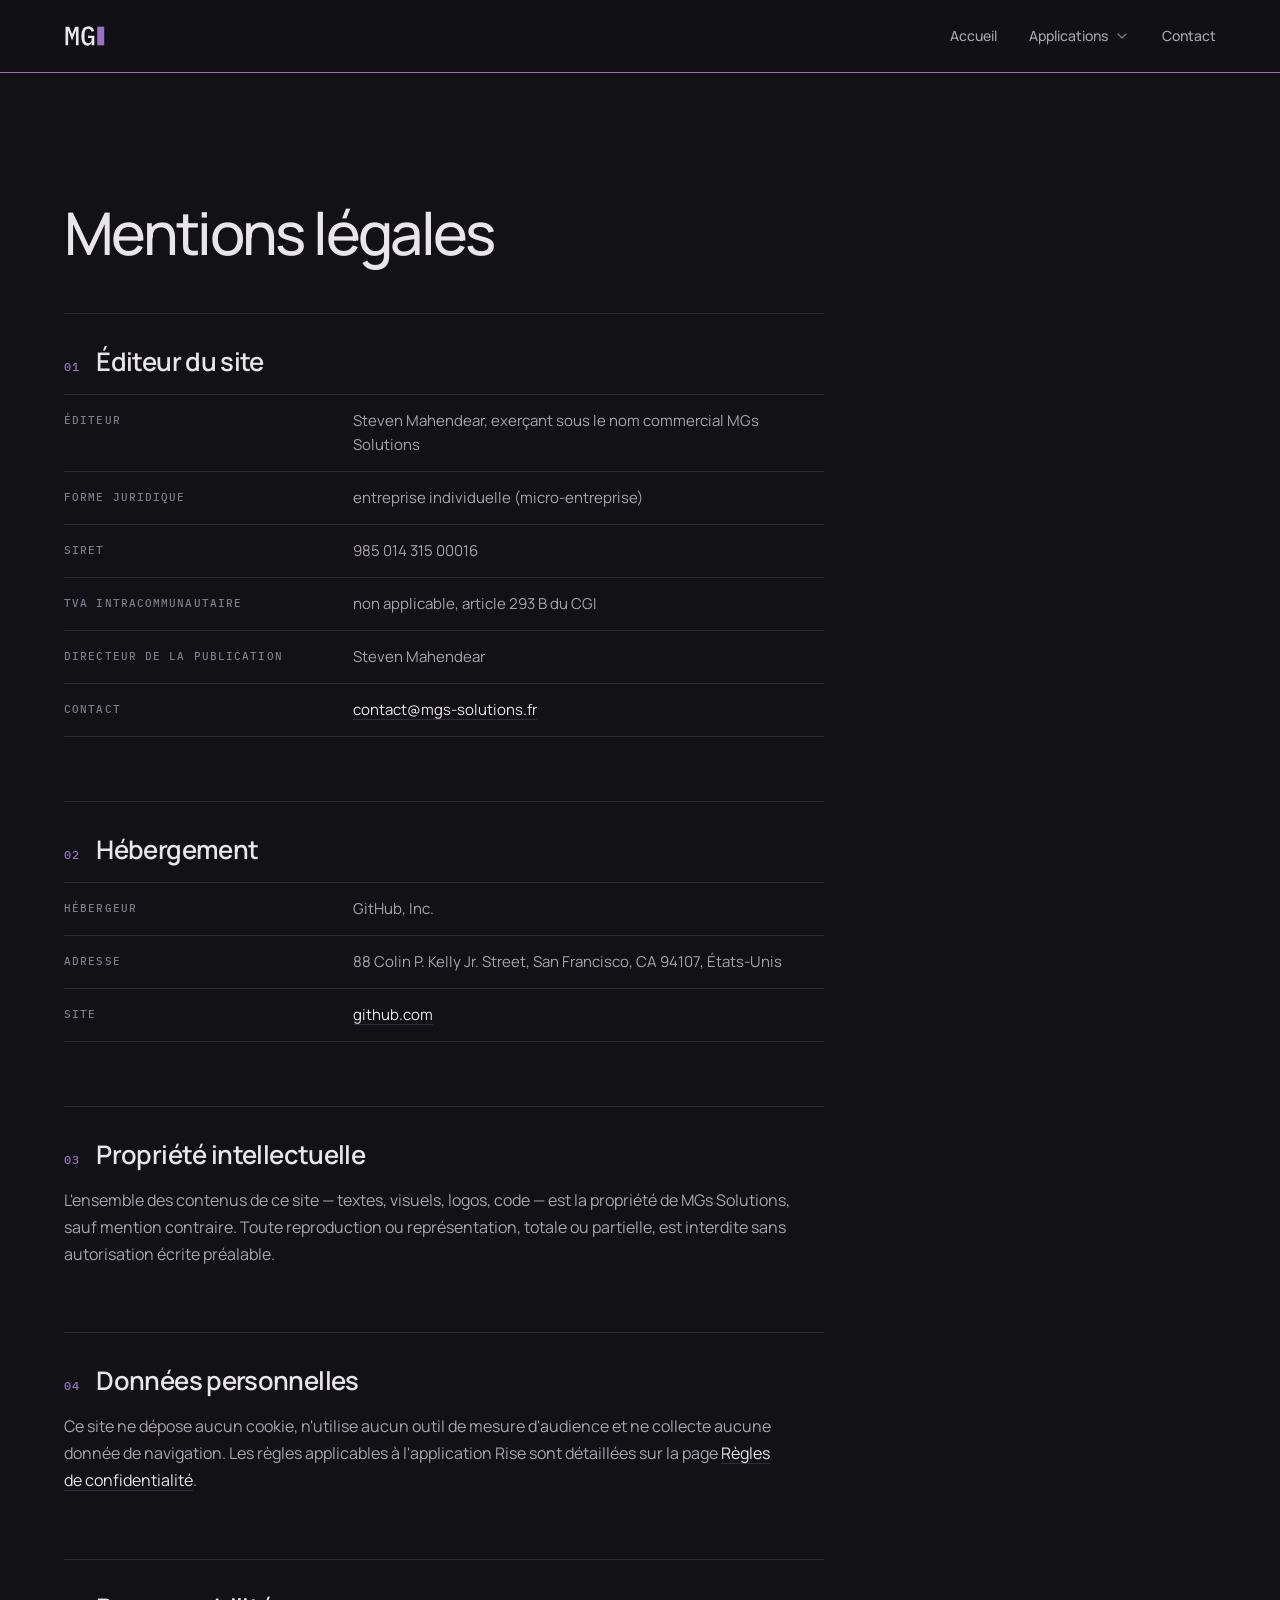
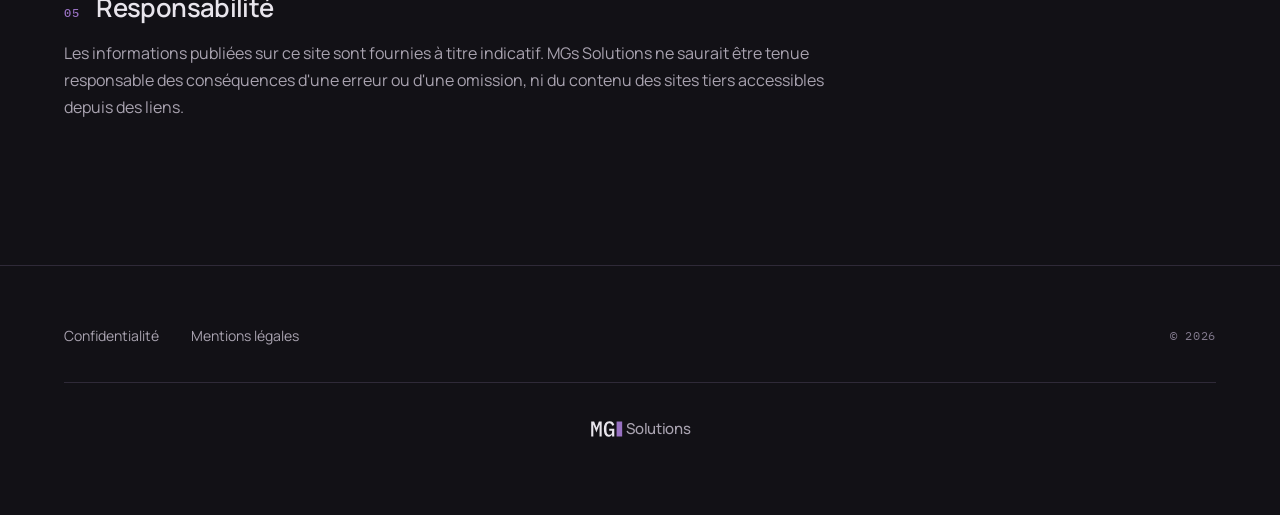
<file: pages/legal.html>
<!doctype html>
<html lang="fr">
<head>
<meta charset="utf-8">
<title>Page déplacée — MGs Solutions</title>
<meta name="robots" content="noindex">
<link rel="canonical" href="https://mgs-solutions.fr/legal/">
<meta http-equiv="refresh" content="0; url=/legal/">
<script>location.replace("/legal/" + location.hash);</script>
</head>
<body>
<p>Cette page a déménagé : <a href="/legal/">mgs-solutions.fr/legal/</a>.</p>
</body>
</html>
</file>
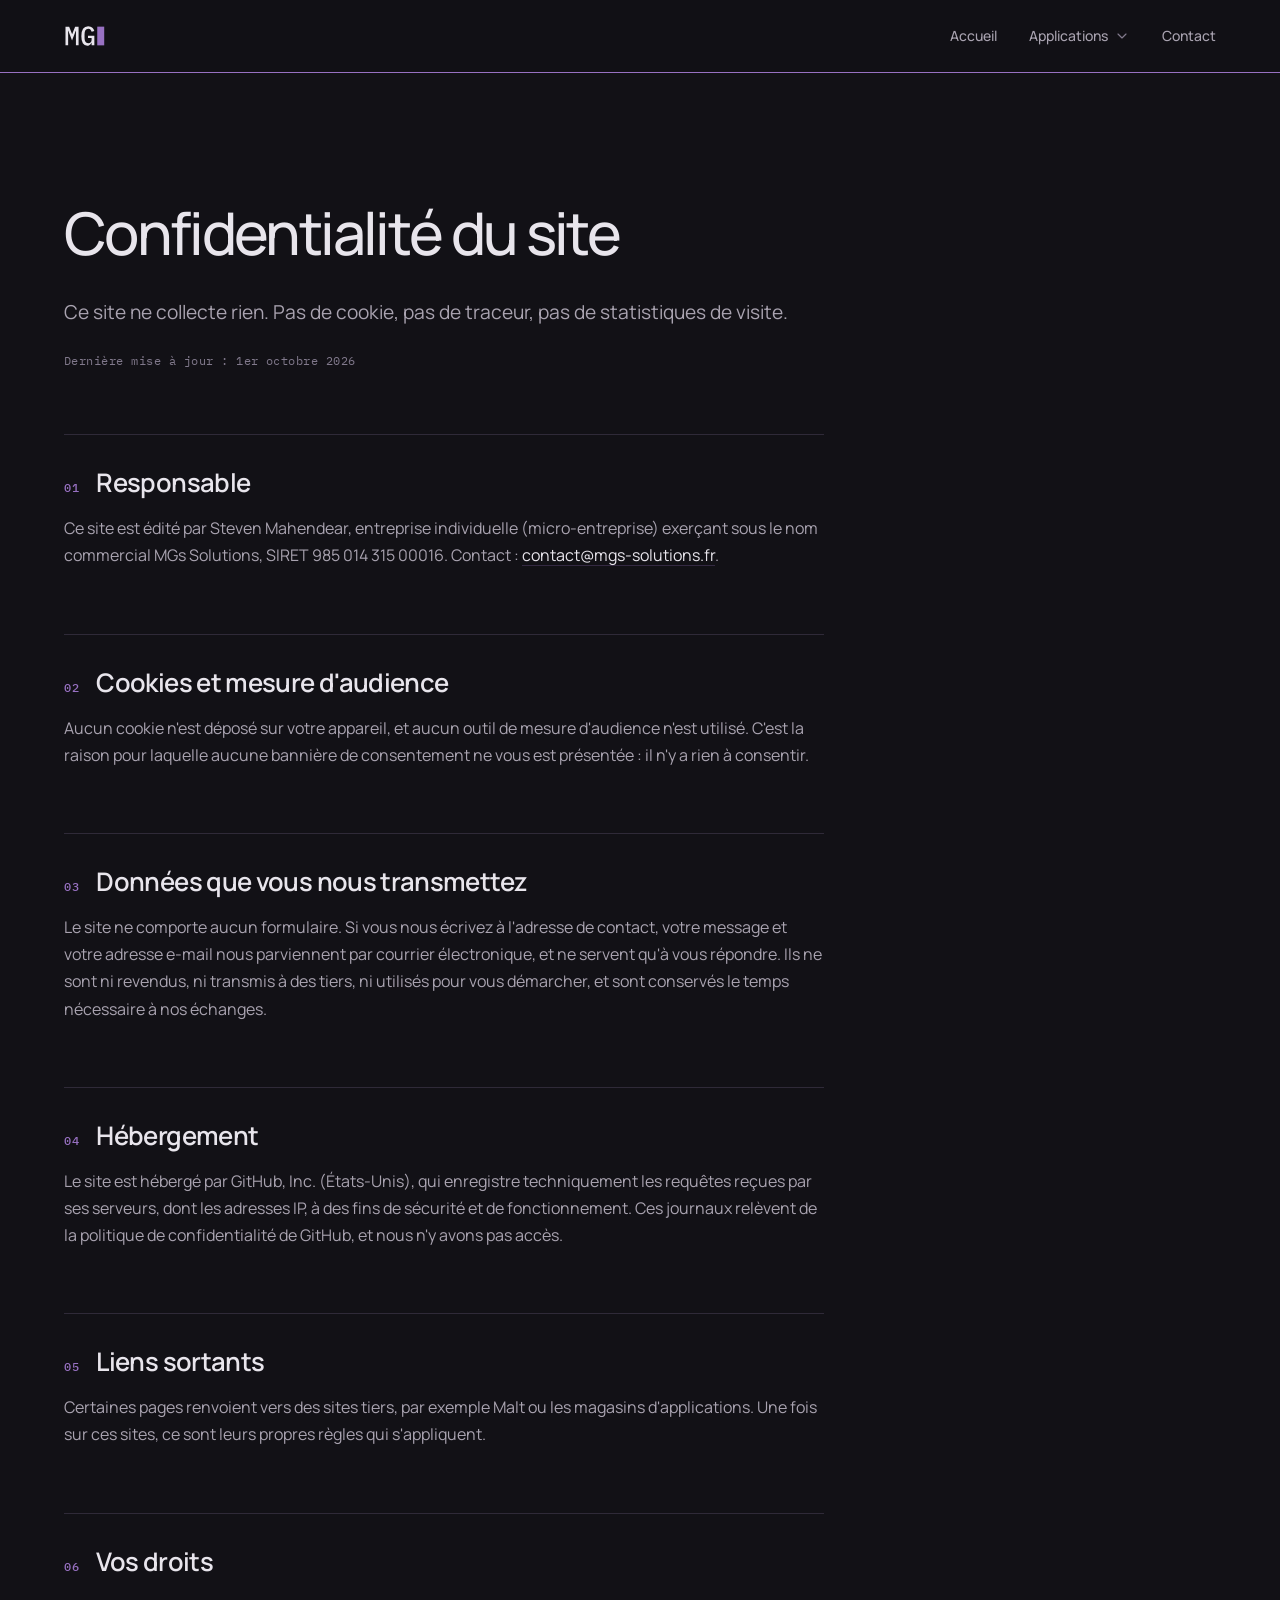
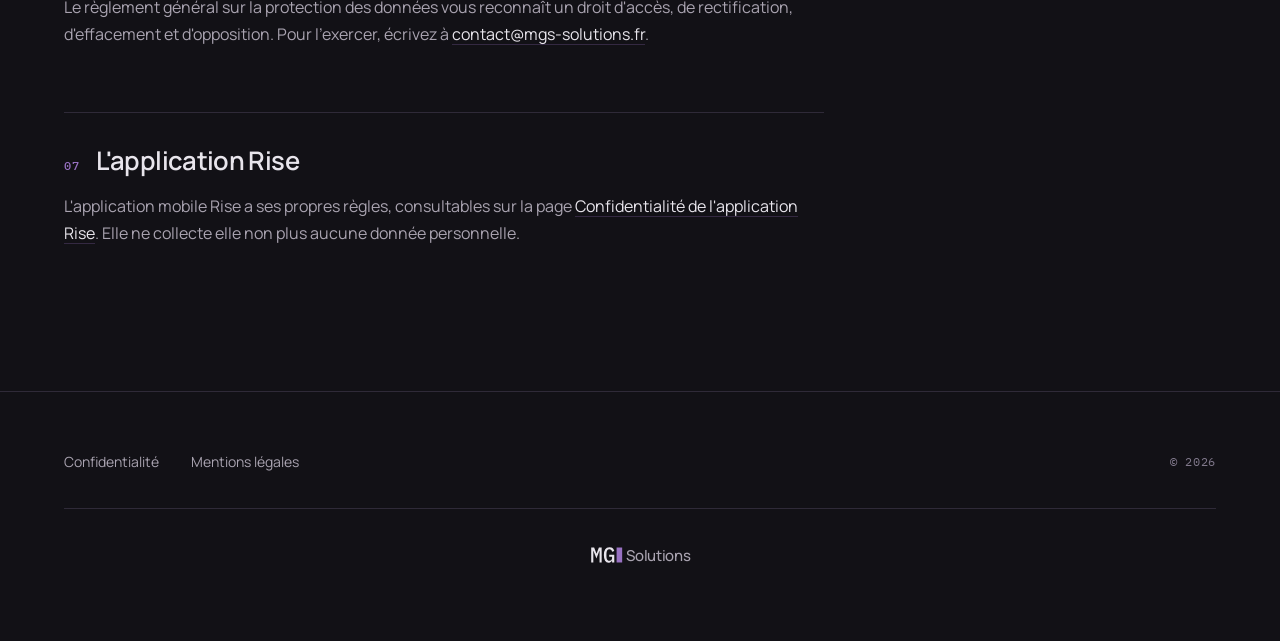
<file: pages/privacy.html>
<!doctype html>
<html lang="fr">
<head>
<meta charset="utf-8">
<title>Page déplacée — MGs Solutions</title>
<meta name="robots" content="noindex">
<link rel="canonical" href="https://mgs-solutions.fr/privacy/">
<meta http-equiv="refresh" content="0; url=/privacy/">
<script>location.replace("/privacy/" + location.hash);</script>
</head>
<body>
<p>Cette page a déménagé : <a href="/privacy/">mgs-solutions.fr/privacy/</a>.</p>
</body>
</html>
</file>
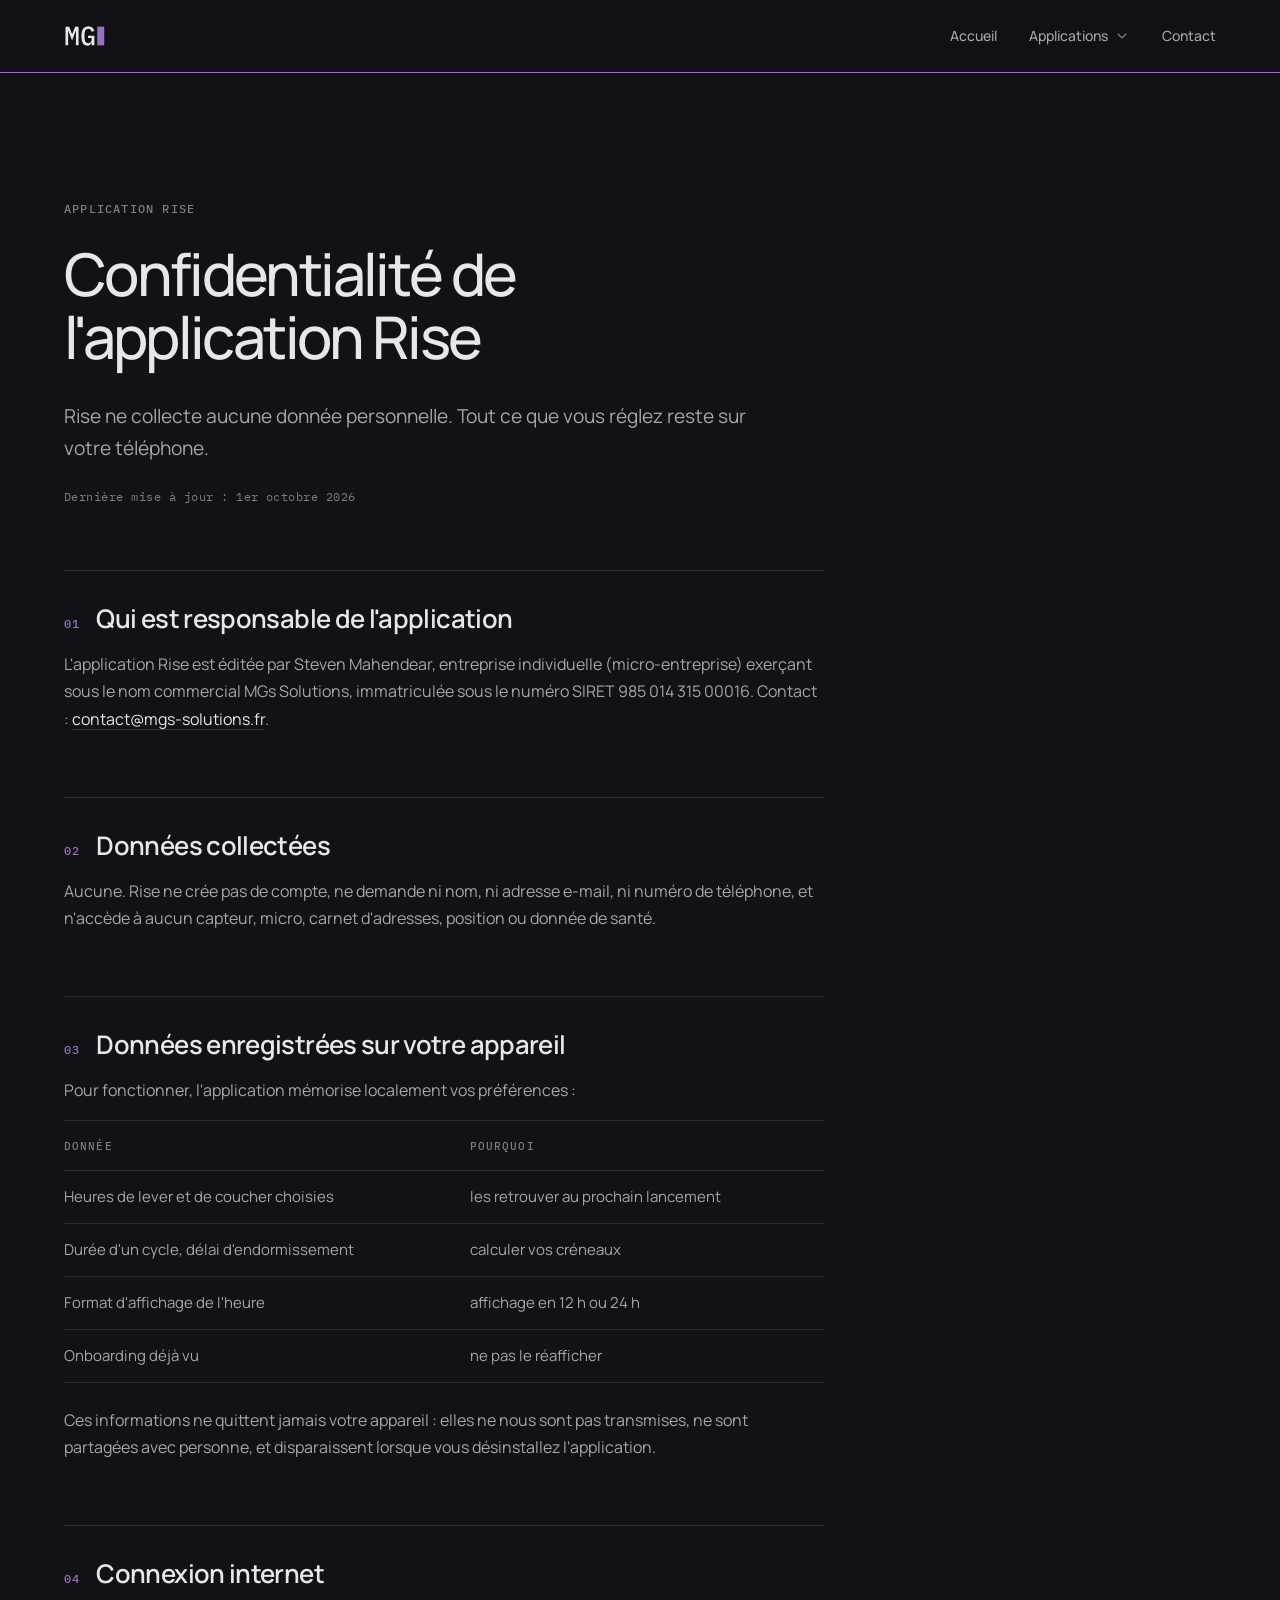
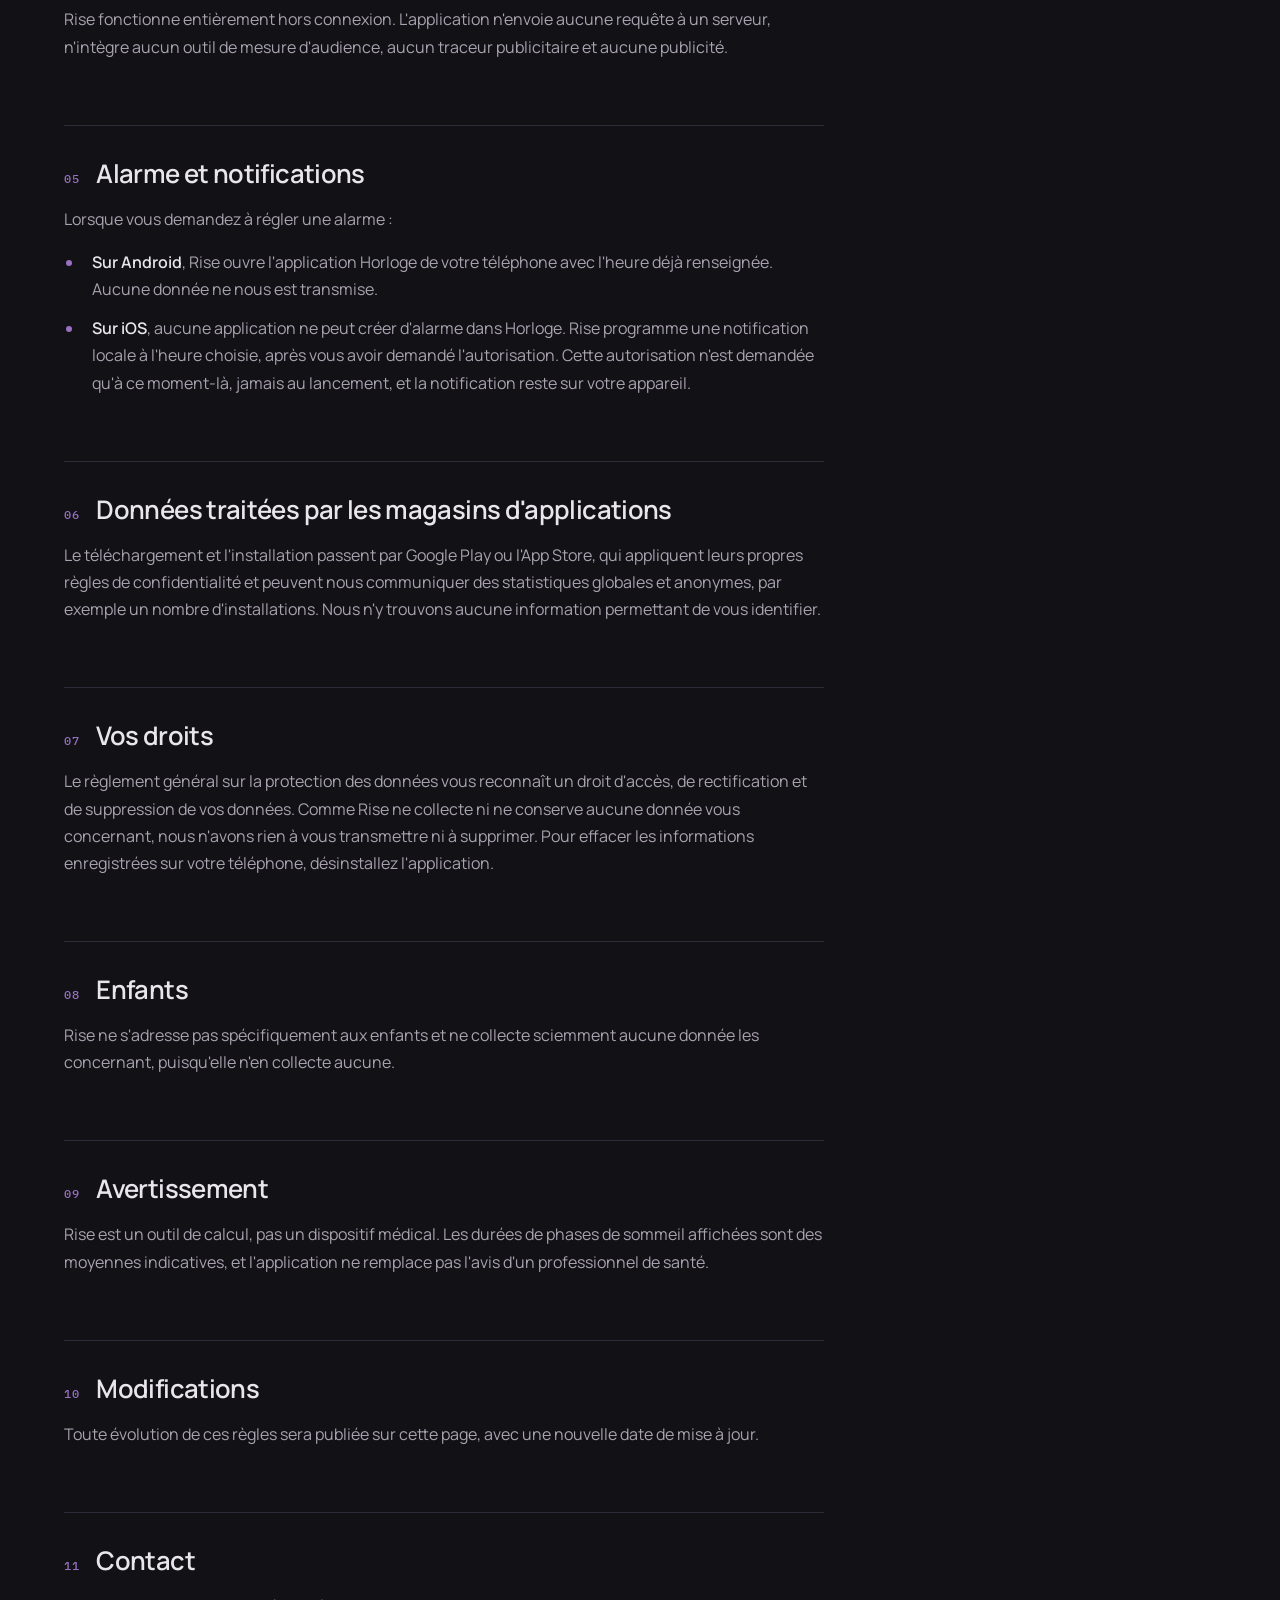
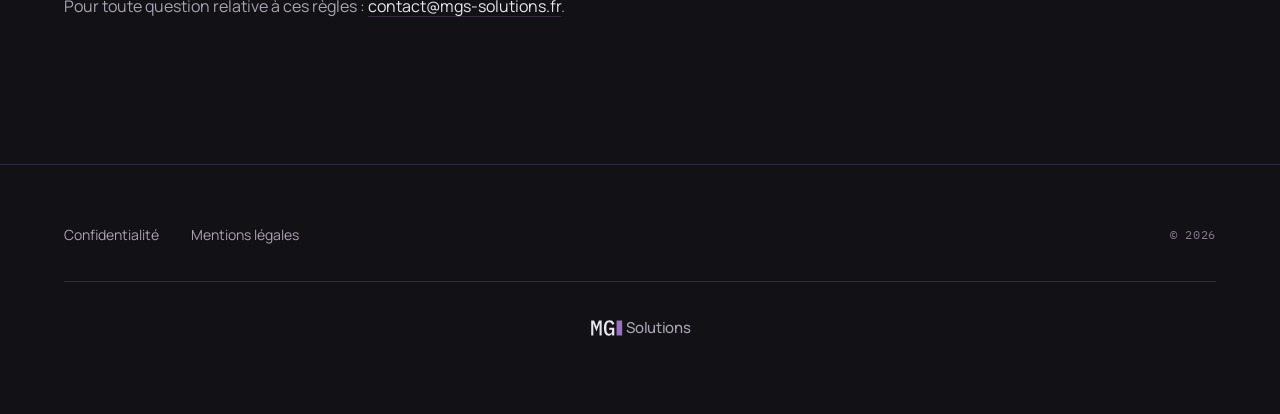
<file: pages/rise-privacy.html>
<!doctype html>
<html lang="fr">
<head>
<meta charset="utf-8">
<title>Page déplacée — MGs Solutions</title>
<meta name="robots" content="noindex">
<link rel="canonical" href="https://mgs-solutions.fr/applications/rise/privacy/">
<meta http-equiv="refresh" content="0; url=/applications/rise/privacy/">
<script>location.replace("/applications/rise/privacy/" + location.hash);</script>
</head>
<body>
<p>Cette page a déménagé : <a href="/applications/rise/privacy/">mgs-solutions.fr/applications/rise/privacy/</a>.</p>
</body>
</html>
</file>
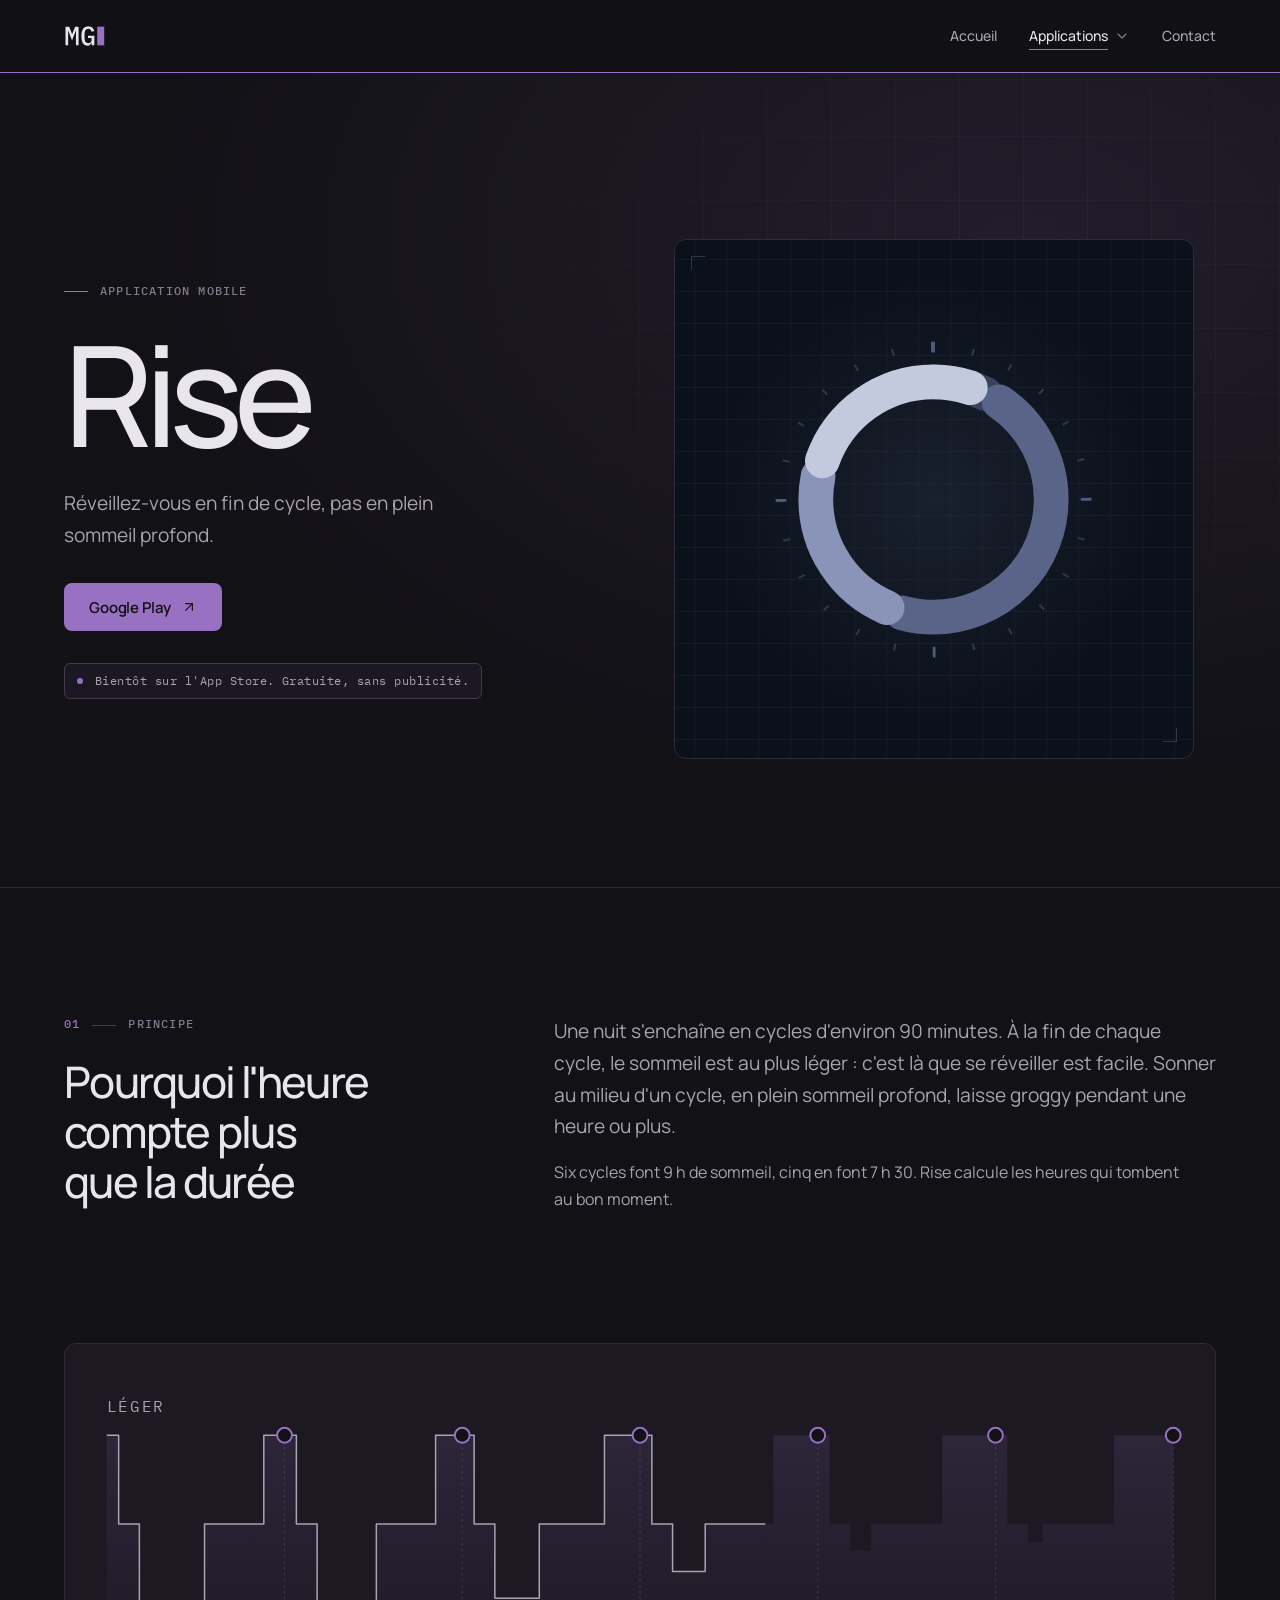
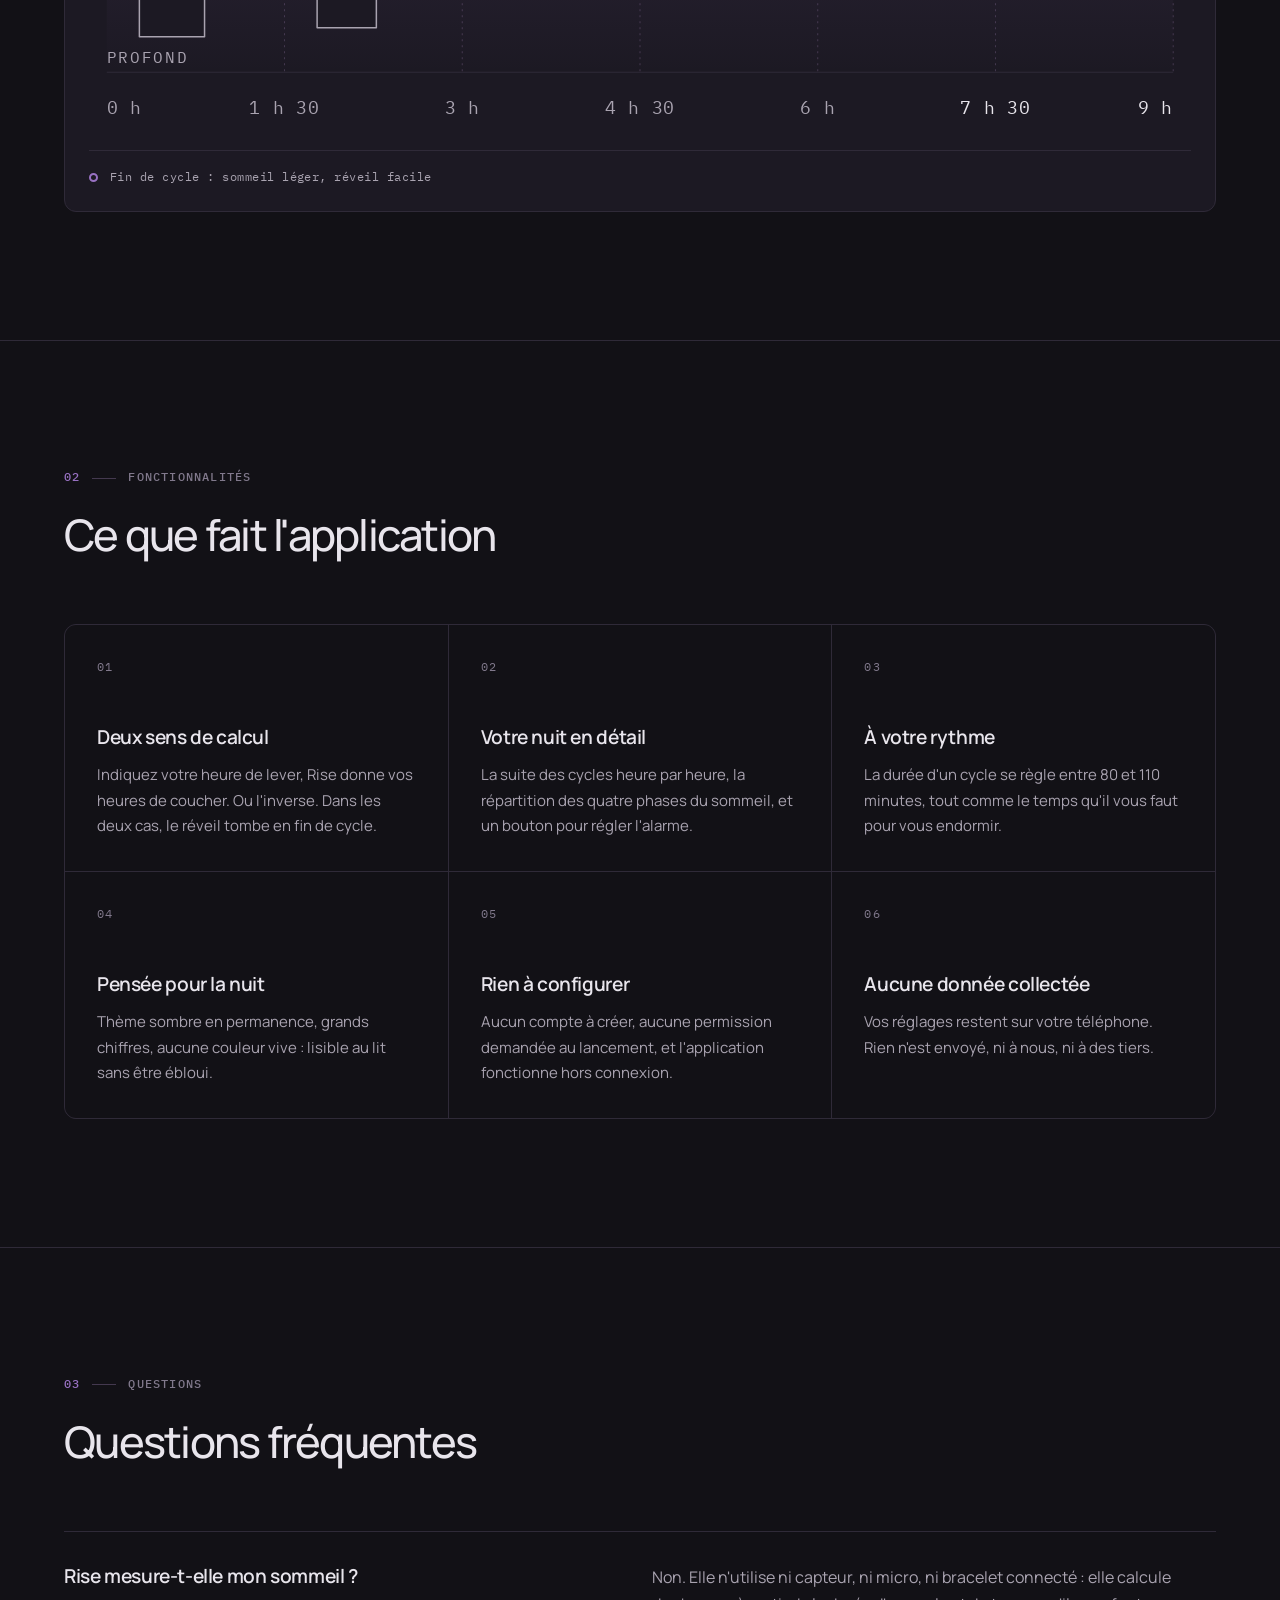
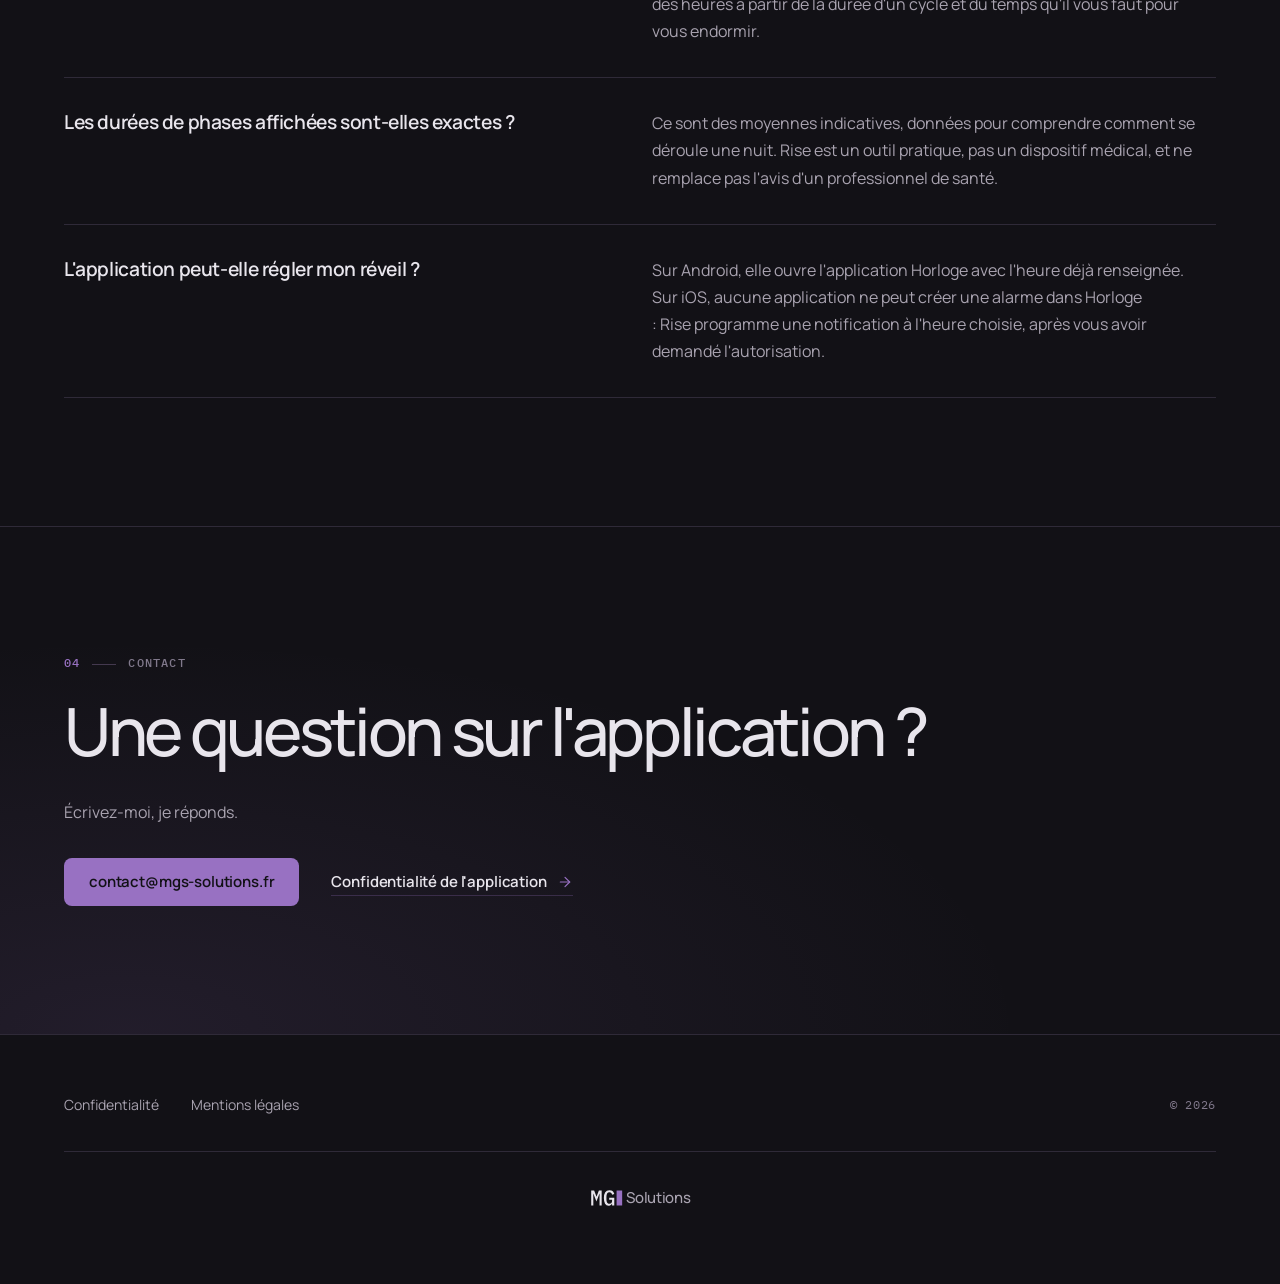
<file: pages/rise.html>
<!doctype html>
<html lang="fr">
<head>
<meta charset="utf-8">
<title>Page déplacée — MGs Solutions</title>
<meta name="robots" content="noindex">
<link rel="canonical" href="https://mgs-solutions.fr/applications/rise/">
<meta http-equiv="refresh" content="0; url=/applications/rise/">
<script>location.replace("/applications/rise/" + location.hash);</script>
</head>
<body>
<p>Cette page a déménagé : <a href="/applications/rise/">mgs-solutions.fr/applications/rise/</a>.</p>
</body>
</html>
</file>
<file: assets/style.css>
/* ==========================================================================
   MGs Solutions — Amethyst identity
   ========================================================================== */

/* Self-hosted fonts (no third-party requests) */

@font-face {
  font-family: "Manrope";
  src: url("fonts/manrope-latin-wght.woff2") format("woff2");
  font-weight: 200 800;
  font-style: normal;
  font-display: swap;
}

@font-face {
  font-family: "IBM Plex Mono";
  src: url("fonts/ibm-plex-mono-latin-400.woff2") format("woff2");
  font-weight: 400;
  font-style: normal;
  font-display: swap;
}

@font-face {
  font-family: "IBM Plex Mono";
  src: url("fonts/ibm-plex-mono-latin-500.woff2") format("woff2");
  font-weight: 500;
  font-style: normal;
  font-display: swap;
}

/* Tokens */

:root {
  color-scheme: dark;

  /* Backgrounds */
  --color-background: #121116;
  --color-surface: #1c1923;
  --color-surface-elevated: #24202e;
  --color-surface-accent: #30283c;

  /* Brand */
  --color-accent: #9871c2;
  --color-accent-hover: #ad89d1;
  --color-accent-active: #8055ac;
  --color-accent-subtle: rgba(152, 113, 194, 0.08);
  --color-accent-border: rgba(152, 113, 194, 0.25);
  --color-accent-glow: rgba(152, 113, 194, 0.12);
  --color-on-accent: #121116;

  /* Text */
  --color-text-primary: #e8e5ec;
  --color-text-secondary: #a9a3b0;
  --color-text-muted: #81798c;

  /* Borders */
  --color-border: #2f2a38;
  --color-border-strong: #44394f;
  --color-grid-line: rgba(232, 229, 236, 0.035);


  /* Fonts */
  --font-primary: "Manrope", Arial, sans-serif;
  --font-mono: "IBM Plex Mono", monospace;

  /* Radius */
  --radius-xs: 4px;
  --radius-sm: 6px;
  --radius-md: 8px;
  --radius-lg: 12px;

  /* Spacing */
  --space-1: 4px;
  --space-2: 8px;
  --space-3: 12px;
  --space-4: 16px;
  --space-5: 24px;
  --space-6: 32px;
  --space-7: 48px;
  --space-8: 64px;
  --space-9: 96px;
  --space-10: 128px;

  /* Layout */
  --container-max-width: 1280px;
  --gutter: clamp(20px, 5vw, 72px);
  --section-y: clamp(80px, 10vw, 136px);
  --head-height: 72px;

  /* Motion */
  --duration-fast: 150ms;
  --duration-normal: 250ms;
  --duration-slow: 500ms;
  --ease-premium: cubic-bezier(0.22, 1, 0.36, 1);
}

/* Base */

*,
*::before,
*::after {
  box-sizing: border-box;
}

html {
  scroll-padding-top: calc(var(--head-height) + var(--space-5));
  -webkit-text-size-adjust: 100%;
}

body {
  margin: 0;
  background: var(--color-background);
  color: var(--color-text-primary);
  font-family: var(--font-primary);
  font-size: 16px;
  font-weight: 400;
  line-height: 1.7;
  -webkit-font-smoothing: antialiased;
  -moz-osx-font-smoothing: grayscale;
  overflow-x: clip;
}

::selection {
  background: rgba(152, 113, 194, 0.32);
  color: var(--color-text-primary);
}

a {
  color: inherit;
  text-decoration-line: underline;
  text-decoration-color: var(--color-accent-border);
  text-decoration-thickness: 1px;
  text-underline-offset: 4px;
  transition: color var(--duration-normal) var(--ease-premium),
    text-decoration-color var(--duration-normal) var(--ease-premium);
}

a:hover {
  text-decoration-color: var(--color-accent);
}

:focus-visible {
  outline: 2px solid var(--color-accent);
  outline-offset: 3px;
  border-radius: var(--radius-xs);
}

strong {
  font-weight: 600;
  color: var(--color-text-primary);
}

.wrap {
  max-width: calc(var(--container-max-width) + 2 * var(--gutter));
  margin: 0 auto;
  padding: 0 var(--gutter);
}

.skip {
  position: absolute;
  top: var(--space-3);
  left: var(--space-3);
  z-index: 100;
  padding: var(--space-2) var(--space-4);
  border-radius: var(--radius-sm);
  background: var(--color-accent);
  color: var(--color-on-accent);
  font-weight: 600;
  text-decoration: none;
  transform: translateY(-200%);
}

.skip:focus-visible {
  transform: none;
}

/* Typography */

h1,
h2,
h3 {
  margin: 0;
  color: var(--color-text-primary);
  text-wrap: balance;
}

h1 {
  font-size: clamp(38px, 5.6vw, 72px);
  font-weight: 500;
  line-height: 1.08;
  letter-spacing: -0.045em;
  margin-bottom: var(--space-5);
}

h2 {
  font-size: clamp(28px, 3.4vw, 46px);
  font-weight: 500;
  line-height: 1.15;
  letter-spacing: -0.04em;
  margin-bottom: var(--space-5);
}

h3 {
  font-size: clamp(18px, 1.5vw, 21px);
  font-weight: 600;
  line-height: 1.3;
  letter-spacing: -0.02em;
  margin-bottom: var(--space-3);
}

p {
  margin: 0 0 var(--space-4);
  max-width: 64ch;
  color: var(--color-text-secondary);
  text-wrap: pretty;
}

.lead {
  font-size: clamp(17px, 1.5vw, 20px);
  line-height: 1.65;
  color: var(--color-text-secondary);
}

.muted {
  color: var(--color-text-secondary);
}

.small {
  font-family: var(--font-mono);
  font-size: 12px;
  line-height: 1.5;
  letter-spacing: 0.04em;
  color: var(--color-text-muted);
}

/* Monospace editorial label: section numbering and headings */

.eyebrow {
  display: flex;
  align-items: center;
  gap: var(--space-3);
  margin: 0 0 var(--space-5);
  font-family: var(--font-mono);
  font-size: 12px;
  font-weight: 500;
  line-height: 1.4;
  letter-spacing: 0.1em;
  text-transform: uppercase;
  color: var(--color-text-muted);
}

.eyebrow .index {
  color: var(--color-accent);
}

.eyebrow .index::after {
  content: "";
  display: inline-block;
  width: 24px;
  height: 1px;
  margin-left: var(--space-3);
  vertical-align: middle;
  background: var(--color-border-strong);
}

/* Header */

.site-head {
  position: sticky;
  top: 0;
  z-index: 20;
  background: rgba(18, 17, 22, 0.8);
  -webkit-backdrop-filter: blur(10px) saturate(140%);
  backdrop-filter: blur(10px) saturate(140%);
  border-bottom: 1px solid var(--color-border);
}

.site-head .wrap {
  display: flex;
  align-items: center;
  gap: var(--space-6);
  height: var(--head-height);
}

/* Logo: "MG" in IBM Plex Mono + narrow block cursor, inlined as SVG so the
   cursor can blink and the "s" can be typed on hover (header only). */
.brand {
  display: inline-flex;
  align-items: center;
  gap: 10px;
  white-space: nowrap;
  text-decoration: none;
}

.site-head .brand {
  margin-right: auto;
}

.brand-logo {
  display: block;
  height: 20px;
  width: auto;
  overflow: visible;
}

.brand-letters,
.brand-s {
  fill: var(--color-text-primary);
}

.brand-cursor {
  fill: var(--color-accent);
}

/* Typing: the "s" appears and the cursor moves one monospace cell (600 units) */
.brand-s {
  opacity: 0;
  transition: opacity 0s 40ms;
}

.brand-cursor {
  transition: transform 0s 40ms;
}

.brand:hover .brand-s,
.brand:focus-visible .brand-s {
  opacity: 1;
}

.brand:hover .brand-cursor,
.brand:focus-visible .brand-cursor {
  transform: translateX(600px);
}

.brand-name {
  font-size: 15px;
  font-weight: 500;
  letter-spacing: -0.02em;
  color: var(--color-text-secondary);
  transition: color var(--duration-normal) var(--ease-premium);
}

.brand:hover .brand-name {
  color: var(--color-text-primary);
}

.site-nav {
  display: flex;
  align-items: center;
  gap: var(--space-6);
}

.site-nav > a,
.nav-menu summary {
  position: relative;
  display: inline-flex;
  align-items: center;
  gap: 6px;
  min-height: 44px;
  font-size: 14px;
  font-weight: 500;
  color: var(--color-text-secondary);
  text-decoration: none;
  cursor: pointer;
  transition: color var(--duration-normal) var(--ease-premium);
}

.site-nav > a::after,
.nav-menu summary::after {
  content: "";
  position: absolute;
  left: 0;
  right: 0;
  bottom: 8px;
  height: 1px;
  background: var(--color-accent);
  transform: scaleX(0);
  transform-origin: left;
  transition: transform var(--duration-normal) var(--ease-premium);
}

.nav-menu summary::after {
  right: 22px;
}

.site-nav > a:hover,
.site-nav > a[aria-current="page"],
.nav-menu summary:hover,
.nav-menu[open] summary,
.nav-menu.is-current summary {
  color: var(--color-text-primary);
}

.site-nav > a[aria-current="page"]::after,
.site-nav > a:hover::after,
.nav-menu.is-current summary::after,
.nav-menu summary:hover::after {
  transform: scaleX(1);
}

/* Applications dropdown */

.nav-menu {
  position: relative;
}

.nav-menu summary {
  list-style: none;
}

.nav-menu summary::-webkit-details-marker {
  display: none;
}

.nav-chevron {
  color: var(--color-text-muted);
  transition: transform var(--duration-normal) var(--ease-premium);
}

.nav-menu[open] .nav-chevron {
  transform: rotate(180deg);
  color: var(--color-accent);
}

.nav-menu-panel {
  position: absolute;
  top: calc(100% + 6px);
  right: -12px;
  z-index: 30;
  min-width: 260px;
  padding: 6px;
  background: var(--color-surface-elevated);
  border: 1px solid var(--color-border-strong);
  border-radius: var(--radius-md);
  box-shadow: 0 18px 40px rgba(8, 7, 10, 0.5);
}

/* Invisible bridge over the gap so hover holds while reaching the panel */
.nav-menu-panel::before {
  content: "";
  position: absolute;
  left: 0;
  right: 0;
  top: -8px;
  height: 8px;
}

.nav-app {
  display: flex;
  align-items: center;
  gap: var(--space-3);
  min-height: 52px;
  padding: var(--space-2) var(--space-3);
  border-radius: var(--radius-sm);
  color: var(--color-text-primary);
  text-decoration: none;
  transition: background-color var(--duration-normal) var(--ease-premium);
}

.nav-app:hover,
.nav-app[aria-current="page"] {
  background: var(--color-accent-subtle);
}

.nav-app img {
  flex: none;
  width: 32px;
  height: 32px;
  padding: 3px;
  border-radius: var(--radius-sm);
  background: var(--showcase-background, var(--color-background));
}

.nav-app-text {
  display: flex;
  flex-direction: column;
  line-height: 1.3;
}

.nav-app-name {
  font-size: 14px;
  font-weight: 600;
}

.nav-app-meta {
  font-family: var(--font-mono);
  font-size: 11px;
  letter-spacing: 0.06em;
  color: var(--color-text-secondary);
}

.nav-app[aria-current="page"] .nav-app-name::after {
  content: "";
  display: inline-block;
  width: 5px;
  height: 5px;
  margin-left: var(--space-2);
  vertical-align: middle;
  border-radius: 50%;
  background: var(--color-accent);
}

/* Sections */

section {
  padding: var(--section-y) 0;
  border-bottom: 1px solid var(--color-border);
}

section:last-of-type {
  border-bottom: 0;
}

.section-head {
  margin-bottom: var(--space-8);
}

.section-head > p:last-child {
  margin-bottom: 0;
}

/* 12-column grid for asymmetric layouts */

.split {
  display: grid;
  gap: var(--space-7) var(--space-5);
}

@media (min-width: 960px) {
  .split {
    grid-template-columns: repeat(12, minmax(0, 1fr));
  }

  .split > .section-head {
    grid-column: 1 / span 4;
    margin-bottom: 0;
  }

  .split > .split-body {
    grid-column: 6 / -1;
  }

  .split > .split-full {
    grid-column: 1 / -1;
  }

  .split-sticky > .section-head {
    position: sticky;
    top: calc(var(--head-height) + var(--space-7));
    align-self: start;
  }
}

/* Hero */

.hero {
  position: relative;
  isolation: isolate;
  padding: clamp(88px, 13vw, 168px) 0 clamp(72px, 10vw, 128px);
  border-bottom: 1px solid var(--color-border);
  overflow: hidden;
}

/* Technical grid, faded towards the edges */
.hero::before {
  content: "";
  position: absolute;
  inset: 0;
  z-index: -2;
  background-image: linear-gradient(to right, var(--color-grid-line) 1px, transparent 1px),
    linear-gradient(to bottom, var(--color-grid-line) 1px, transparent 1px);
  background-size: 64px 64px;
  background-position: -1px -1px;
  -webkit-mask-image: radial-gradient(ellipse 65% 75% at 78% 30%, #000 15%, transparent 72%);
  mask-image: radial-gradient(ellipse 65% 75% at 78% 30%, #000 15%, transparent 72%);
}

.hero::after {
  content: "";
  position: absolute;
  inset: 0;
  z-index: -1;
  background: radial-gradient(ellipse at 80% 20%, var(--color-accent-glow), transparent 62%);
  pointer-events: none;
}

.hero .eyebrow::before {
  content: "";
  width: 24px;
  height: 1px;
  background: var(--color-accent);
}

.hero-home h1 {
  font-size: clamp(44px, 8vw, 108px);
  line-height: 1.03;
  letter-spacing: -0.065em;
  margin-bottom: var(--space-8);
}

.hero-home .wrap {
  display: grid;
  column-gap: var(--space-5);
}

.hero-home .lead {
  max-width: 44ch;
}

/* Tech stack: two-column spec sheet */
.hero-home .tags {
  display: grid;
  grid-template-columns: repeat(2, minmax(0, 1fr));
  column-gap: var(--space-5);
  margin: var(--space-6) 0 0;
}

.hero-home .tags::before {
  content: "Stack";
  grid-column: 1 / -1;
  padding-bottom: var(--space-3);
  font-family: var(--font-mono);
  font-size: 11px;
  letter-spacing: 0.12em;
  text-transform: uppercase;
  color: var(--color-text-muted);
}

.hero-home .tags li {
  padding: var(--space-3) 0;
  border: 0;
  border-top: 1px solid var(--color-border);
  border-radius: 0;
  background: none;
  font-size: 13px;
  color: var(--color-text-secondary);
}

@media (min-width: 960px) {
  .hero-home .wrap {
    grid-template-columns: repeat(12, minmax(0, 1fr));
    grid-template-areas:
      "eye eye eye eye eye eye eye eye eye eye eye eye"
      "ttl ttl ttl ttl ttl ttl ttl ttl ttl ttl ttl ."
      "led led led led led led . stk stk stk stk stk"
      "act act act act act act . stk stk stk stk stk";
  }

  .hero-home .eyebrow { grid-area: eye; }
  .hero-home h1 { grid-area: ttl; }
  .hero-home .lead { grid-area: led; margin-bottom: 0; }
  .hero-home .hero-actions { grid-area: act; }

  .hero-home .tags {
    grid-area: stk;
    align-self: end;
    margin: 0;
  }
}

.hero-rise h1 {
  font-size: clamp(64px, 11vw, 140px);
  line-height: 1;
  letter-spacing: -0.07em;
}

/* Status indicator: store availability */
.hero-note {
  display: inline-flex;
  align-items: center;
  gap: var(--space-3);
  margin-top: var(--space-6);
  padding: var(--space-2) var(--space-3);
  border: 1px solid var(--color-border-strong);
  border-radius: var(--radius-sm);
  background: var(--color-accent-subtle);
  color: var(--color-text-secondary);
}

.hero-note::before {
  content: "";
  flex: none;
  width: 6px;
  height: 6px;
  border-radius: 50%;
  background: var(--color-accent);
}

/* Title split into lines (animated in the Motion section) */
.title-reveal .line {
  display: block;
}

/* Buttons */

.hero-actions {
  display: flex;
  flex-wrap: wrap;
  align-items: center;
  gap: var(--space-4) var(--space-6);
  margin-top: var(--space-6);
}

.btn {
  display: inline-flex;
  align-items: center;
  justify-content: center;
  gap: 10px;
  min-height: 48px;
  padding: 0 var(--space-5);
  border: 1px solid transparent;
  border-radius: var(--radius-md);
  background: var(--color-accent);
  color: var(--color-on-accent);
  font-size: 15px;
  font-weight: 600;
  letter-spacing: -0.01em;
  text-decoration: none;
  transition: background-color var(--duration-normal) var(--ease-premium),
    border-color var(--duration-normal) var(--ease-premium),
    color var(--duration-normal) var(--ease-premium),
    transform var(--duration-fast) var(--ease-premium);
}

.btn:hover {
  background: var(--color-accent-hover);
}

.btn:active {
  transform: translateY(1px);
}

.btn-ghost {
  background: transparent;
  border-color: var(--color-border-strong);
  color: var(--color-text-primary);
}

.btn-ghost:hover {
  background: var(--color-accent-subtle);
  border-color: var(--color-accent-border);
}

.btn-ghost:active {
  background: var(--color-accent-glow);
}

/* Editorial link: amethyst underline and arrow */
.btn-link {
  position: relative;
  display: inline-flex;
  align-items: center;
  gap: 10px;
  min-height: 44px;
  font-size: 15px;
  font-weight: 600;
  letter-spacing: -0.01em;
  color: var(--color-text-primary);
  text-decoration: none;
}

.btn-link::before,
.btn-link::after {
  content: "";
  position: absolute;
  left: 0;
  right: 0;
  bottom: 8px;
  height: 1px;
  background: var(--color-accent-border);
}

.btn-link::after {
  background: var(--color-accent);
  transform: scaleX(0);
  transform-origin: left;
  transition: transform 350ms var(--ease-premium);
}

.btn-link:hover::after {
  transform: scaleX(1);
}

.icon {
  flex: none;
  width: 16px;
  height: 16px;
  transition: transform var(--duration-normal) var(--ease-premium);
}

.btn-link .icon {
  color: var(--color-accent);
}

.btn-link:hover .icon,
.btn-ghost:hover .icon {
  transform: translateX(3px);
}

.btn-ghost:hover .icon-external {
  transform: translate(2px, -2px);
}

/* Tech badges */

.tags {
  display: flex;
  flex-wrap: wrap;
  gap: var(--space-2);
  margin: var(--space-5) 0 0;
  padding: 0;
  list-style: none;
}

.tags li {
  padding: 3px 10px;
  border: 1px solid var(--color-border-strong);
  border-radius: var(--radius-xs);
  font-family: var(--font-mono);
  font-size: 12px;
  line-height: 1.6;
  letter-spacing: 0.04em;
  color: var(--color-text-secondary);
}

/* Services: numbered index, no cards */

.services {
  display: grid;
  gap: 0 var(--space-6);
  counter-reset: item;
}

@media (min-width: 640px) {
  .services {
    grid-template-columns: repeat(2, minmax(0, 1fr));
  }
}

.services .card {
  position: relative;
  padding: var(--space-5) 0 var(--space-7);
  border-top: 1px solid var(--color-border);
  counter-increment: item;
}

.services .card::before {
  content: counter(item, decimal-leading-zero);
  display: block;
  margin-bottom: var(--space-5);
  font-family: var(--font-mono);
  font-size: 12px;
  letter-spacing: 0.1em;
  color: var(--color-accent);
}

.services .card::after {
  content: "";
  position: absolute;
  top: -1px;
  left: 0;
  width: 100%;
  height: 1px;
  background: var(--color-accent);
  transform: scaleX(0);
  transform-origin: left;
  transition: transform 600ms var(--ease-premium);
}

@media (hover: hover) {
  .services .card:hover::after {
    transform: scaleX(1);
  }
}

.services .card p {
  margin: 0;
  font-size: 15px;
}

/* Features: ruled table */

.grid {
  display: grid;
  grid-template-columns: 1fr;
  gap: 1px;
  background: var(--color-border);
  border: 1px solid var(--color-border);
  border-radius: var(--radius-lg);
  overflow: hidden;
  counter-reset: item;
}

@media (min-width: 640px) {
  .grid {
    grid-template-columns: repeat(2, minmax(0, 1fr));
  }
}

@media (min-width: 1024px) {
  .grid {
    grid-template-columns: repeat(3, minmax(0, 1fr));
  }
}

.grid .card {
  padding: var(--space-6);
  background: var(--color-background);
  counter-increment: item;
  transition: background-color var(--duration-normal) var(--ease-premium);
}

.grid .card::before {
  content: counter(item, decimal-leading-zero);
  display: block;
  margin-bottom: var(--space-7);
  font-family: var(--font-mono);
  font-size: 12px;
  letter-spacing: 0.1em;
  color: var(--color-text-muted);
  transition: color var(--duration-normal) var(--ease-premium);
}

@media (hover: hover) {
  .grid .card:hover {
    background: var(--color-surface);
  }

  .grid .card:hover::before {
    color: var(--color-accent);
  }
}

.grid .card p {
  margin: 0;
  font-size: 15px;
}

/* Project block */

.project {
  display: grid;
  gap: var(--space-8) var(--space-5);
  align-items: center;
}

@media (min-width: 900px) {
  .project {
    grid-template-columns: repeat(12, minmax(0, 1fr));
  }

  .project > :first-child {
    grid-column: 1 / span 5;
  }

  .project > .project-visual {
    grid-column: 7 / -1;
  }
}

.project-visual {
  display: flex;
  justify-content: center;
}

/* Project showcase
   Each app keeps its own visual identity. Its color and background apply to
   this area only; headings, links and buttons stay Amethyst.
   Logos are separate files (assets/apps/<app>/logo.svg), never recolored. */

.showcase {
  --brand-color: var(--color-text-muted);
  --showcase-background: var(--color-surface);

  position: relative;
  display: block;
  width: 100%;
  aspect-ratio: 16 / 10;
  overflow: hidden;
  background-color: var(--showcase-background);
  background-image: radial-gradient(circle at 50% 50%, color-mix(in srgb, var(--brand-color) 18%, transparent), transparent 60%),
    linear-gradient(to right, var(--color-grid-line) 1px, transparent 1px),
    linear-gradient(to bottom, var(--color-grid-line) 1px, transparent 1px);
  background-size: 100% 100%, 32px 32px, 32px 32px;
  background-position: center;
  border: 1px solid var(--color-border);
  border-radius: var(--radius-lg);
}

.showcase-square {
  max-width: 520px;
  aspect-ratio: 1;
}

/* Corner marks */
.showcase::before,
.showcase::after {
  content: "";
  position: absolute;
  width: 14px;
  height: 14px;
  border: 0 solid color-mix(in srgb, var(--brand-color) 45%, transparent);
}

.showcase::before {
  top: var(--space-4);
  left: var(--space-4);
  border-width: 1px 0 0 1px;
}

.showcase::after {
  right: var(--space-4);
  bottom: var(--space-4);
  border-width: 0 1px 1px 0;
}

.showcase-logo,
.showcase-ticks {
  position: absolute;
  inset: 0;
  margin: auto;
  height: 62%;
  width: auto;
  aspect-ratio: 1;
}

.showcase-ticks {
  overflow: visible;
}

.showcase-ticks circle {
  fill: none;
  stroke: color-mix(in srgb, var(--brand-color) 45%, transparent);
  stroke-width: 2.5;
}

.showcase-ticks .major {
  stroke: color-mix(in srgb, var(--brand-color) 85%, transparent);
  stroke-width: 4;
}

/* Per-project config: brandColor, showcaseBackground (the logo is a file) */

[data-app="rise"] {
  --brand-color: #5a6488;
  --showcase-background: #0b111a;
}

/* App gallery */

.apps {
  display: grid;
  gap: var(--space-5);
}

@media (min-width: 640px) {
  /* Bounded card width: the gallery grows in columns, not in size */
  .apps {
    grid-template-columns: repeat(auto-fill, minmax(280px, 340px));
  }
}


.app-card {
  position: relative;
  display: flex;
  flex-direction: column;
  background: var(--color-surface);
  border: 1px solid var(--color-border);
  border-radius: var(--radius-lg);
  transition: border-color var(--duration-normal) var(--ease-premium),
    transform 400ms var(--ease-premium),
    box-shadow 400ms var(--ease-premium);
}

.app-card .showcase {
  border: 0;
  border-bottom: 1px solid var(--color-border);
  border-radius: calc(var(--radius-lg) - 1px) calc(var(--radius-lg) - 1px) 0 0;
}

/* Hover: the card lifts, the logo moves forward, the ticks rotate,
   the corner marks spread and the arrow slides. */
.showcase::before,
.showcase::after,
.showcase-logo,
.showcase-ticks,
.showcase-ticks circle {
  transition: transform 700ms var(--ease-premium), stroke 400ms var(--ease-premium);
}

@media (hover: hover) {
  .app-card:hover {
    border-color: var(--color-border-strong);
    transform: translateY(-3px);
    box-shadow: 0 24px 48px -24px rgba(8, 7, 10, 0.7);
  }

  .app-card:hover .showcase-logo {
    transform: scale(1.05);
  }

  .app-card:hover .showcase-ticks {
    transform: rotate(30deg);
    transition-duration: 1000ms;
  }

  .app-card:hover .showcase-ticks circle {
    stroke: color-mix(in srgb, var(--brand-color) 80%, transparent);
  }

  .app-card:hover .showcase::before {
    transform: translate(-4px, -4px);
  }

  .app-card:hover .showcase::after {
    transform: translate(4px, 4px);
  }

  .app-card:hover .btn-ghost {
    background: var(--color-accent-subtle);
    border-color: var(--color-accent-border);
  }

  .app-card:hover .btn-ghost .icon {
    transform: translateX(3px);
  }
}

/* Pointer-following glow (position set by site.js) */
.spotlight {
  position: relative;
}

.spotlight::after {
  content: "";
  position: absolute;
  inset: 0;
  z-index: 1;
  border-radius: inherit;
  pointer-events: none;
  opacity: 0;
  background: radial-gradient(320px circle at var(--mx, 50%) var(--my, 50%), var(--color-accent-subtle), transparent 70%);
  transition: opacity 400ms var(--ease-premium);
}

/* On app cards only the outline lights up; the showcase keeps its own colors */
.app-card.spotlight::after {
  inset: -1px;
  padding: 1px;
  background: radial-gradient(260px circle at var(--mx, 50%) var(--my, 0%), var(--color-accent), transparent 70%);
  -webkit-mask: linear-gradient(#000 0 0) content-box, linear-gradient(#000 0 0);
  -webkit-mask-composite: xor;
  mask: linear-gradient(#000 0 0) content-box exclude, linear-gradient(#000 0 0);
}

@media (hover: hover) {
  .spotlight:hover::after {
    opacity: 1;
  }
}

.grid .card > * {
  position: relative;
  z-index: 2;
}

/* Fully clickable card: the “En savoir plus” link stretches over the whole card */
.card-link::before {
  content: "";
  position: absolute;
  inset: 0;
  z-index: 3;
  border-radius: var(--radius-lg);
}

.card-link:focus-visible {
  outline: none;
}

.app-card:has(.card-link:focus-visible) {
  outline: 2px solid var(--color-accent);
  outline-offset: 4px;
}

.app-card-body {
  display: flex;
  flex: 1;
  flex-direction: column;
  align-items: flex-start;
  padding: var(--space-5);
}

.app-meta {
  margin: 0 0 var(--space-3);
  font-family: var(--font-mono);
  font-size: 12px;
  letter-spacing: 0.1em;
  text-transform: uppercase;
  color: var(--color-text-secondary);
}

.app-card h3 {
  font-size: clamp(22px, 2vw, 26px);
  font-weight: 500;
  letter-spacing: -0.04em;
}

.app-card-body > p {
  font-size: 15px;
}

.app-card .tags {
  margin: var(--space-2) 0 var(--space-6);
}

.app-card .btn {
  margin-top: auto;
}

.sr-only {
  position: absolute;
  width: 1px;
  height: 1px;
  overflow: hidden;
  clip-path: inset(50%);
  white-space: nowrap;
}

/* Hypnogram (Rise page) */

.figure {
  margin: var(--space-8) 0 0;
  padding: var(--space-6) var(--space-5) var(--space-5);
  border: 1px solid var(--color-border);
  border-radius: var(--radius-lg);
  background: var(--color-surface);
}

.hypno {
  display: block;
  width: 100%;
  height: auto;
}

.hypno-axis {
  stroke: var(--color-border);
  stroke-width: 1;
}

.hypno-guide {
  stroke: var(--color-border-strong);
  stroke-width: 1;
  stroke-dasharray: 2 4;
}

.hypno-line {
  fill: none;
  stroke: var(--color-text-secondary);
  stroke-width: 1.5;
  stroke-linejoin: round;
}

.hypno-area {
  fill: url(#hypno-fill);
}

.hypno-stop-a { stop-color: var(--color-accent); stop-opacity: 0.14; }
.hypno-stop-b { stop-color: var(--color-accent); stop-opacity: 0; }

.hypno-mark {
  transform-box: fill-box;
  transform-origin: center;
  fill: var(--color-background);
  stroke: var(--color-accent);
  stroke-width: 2;
}

.hypno text {
  font-family: var(--font-mono);
  font-size: 12px;
  letter-spacing: 0.04em;
  fill: var(--color-text-secondary);
}

.hypno .hypno-key {
  fill: var(--color-text-primary);
}

.hypno .hypno-level {
  font-size: 11px;
  letter-spacing: 0.1em;
  text-transform: uppercase;
}

.hypno path,
.hypno line,
.hypno circle {
  vector-effect: non-scaling-stroke;
}

.figure figcaption {
  display: flex;
  align-items: center;
  gap: var(--space-3);
  margin-top: var(--space-5);
  padding-top: var(--space-4);
  border-top: 1px solid var(--color-border);
  font-family: var(--font-mono);
  font-size: 12px;
  letter-spacing: 0.04em;
  color: var(--color-text-secondary);
}

.figure figcaption::before {
  content: "";
  flex: none;
  width: 9px;
  height: 9px;
  border: 2px solid var(--color-accent);
  border-radius: 50%;
}

@media (max-width: 639px) {
  .figure {
    padding: var(--space-5) var(--space-4) var(--space-4);
  }

  .hypno text {
    font-size: 24px;
  }

  .hypno .hypno-level,
  .hypno .hypno-minor {
    display: none;
  }
}

/* FAQ */

.faq-item {
  display: grid;
  gap: var(--space-2) var(--space-5);
  padding: var(--space-6) 0;
  border-top: 1px solid var(--color-border);
}

.faq-item:last-child {
  border-bottom: 1px solid var(--color-border);
}

.faq-item h3,
.faq-item p {
  margin: 0;
}

@media (min-width: 960px) {
  .faq-item {
    grid-template-columns: repeat(12, minmax(0, 1fr));
  }

  .faq-item h3 {
    grid-column: 1 / span 5;
  }

  .faq-item p {
    grid-column: 7 / -1;
  }
}

/* Contact call to action */

.cta {
  position: relative;
  isolation: isolate;
  overflow: hidden;
}

.cta::after {
  content: "";
  position: absolute;
  inset: 0;
  z-index: -1;
  background: radial-gradient(ellipse at 10% 100%, var(--color-accent-glow), transparent 55%);
  pointer-events: none;
}

.cta h2 {
  font-size: clamp(34px, 5.2vw, 68px);
  line-height: 1.06;
  letter-spacing: -0.05em;
  margin-bottom: var(--space-6);
}

.cta p {
  max-width: 52ch;
}

/* Long-form text: policies, legal notice */

.doc .wrap > * {
  max-width: 760px;
}

.doc h1 {
  font-size: clamp(36px, 4.6vw, 60px);
  margin-bottom: var(--space-6);
}

.doc .lead {
  margin-bottom: var(--space-5);
}

.doc .small {
  margin-bottom: 0;
}

.doc .wrap {
  counter-reset: doc;
}

.doc h2 {
  display: flex;
  align-items: baseline;
  gap: var(--space-4);
  margin: var(--space-8) 0 var(--space-4);
  padding-top: var(--space-6);
  border-top: 1px solid var(--color-border);
  font-size: clamp(21px, 2vw, 26px);
  font-weight: 600;
  line-height: 1.25;
  letter-spacing: -0.025em;
  counter-increment: doc;
}

.doc h2::before {
  content: counter(doc, decimal-leading-zero);
  flex: none;
  font-family: var(--font-mono);
  font-size: 12px;
  font-weight: 500;
  letter-spacing: 0.1em;
  color: var(--color-accent);
}

.doc h1 + h2 {
  margin-top: var(--space-7);
}

.doc a {
  color: var(--color-text-primary);
}

.doc ul {
  margin: 0 0 var(--space-4);
  padding-left: 20px;
  color: var(--color-text-secondary);
}

.doc li {
  margin-bottom: var(--space-3);
  padding-left: var(--space-2);
}

.doc li::marker {
  color: var(--color-accent);
}

.doc table {
  width: 100%;
  border-collapse: collapse;
  margin: 0 0 var(--space-5);
  font-size: 15px;
  line-height: 1.6;
}

.doc th,
.doc td {
  text-align: left;
  padding: 14px var(--space-4) 14px 0;
  border-bottom: 1px solid var(--color-border);
  vertical-align: top;
}

.doc tr:first-child th,
.doc tr:first-child td {
  border-top: 1px solid var(--color-border);
}

.doc thead tr th {
  border-top: 0;
}

.doc th {
  width: 38%;
  padding-top: 17px;
  font-family: var(--font-mono);
  font-size: 11px;
  font-weight: 500;
  letter-spacing: 0.1em;
  text-transform: uppercase;
  color: var(--color-text-muted);
}

.doc thead th {
  width: auto;
}

.doc td {
  color: var(--color-text-secondary);
}

/* Footer */

.site-foot {
  border-top: 1px solid var(--color-border);
  padding: var(--space-7) 0 var(--space-8);
  font-size: 14px;
  color: var(--color-text-muted);
}

.site-foot .wrap {
  display: flex;
  flex-direction: column;
}

.foot-row {
  display: flex;
  flex-wrap: wrap;
  align-items: center;
  gap: var(--space-2) var(--space-6);
}

.site-foot a {
  display: inline-flex;
  align-items: center;
  min-height: 44px;
  color: var(--color-text-secondary);
  text-decoration: none;
}

.site-foot a:hover {
  color: var(--color-text-primary);
}

.foot-copy {
  margin-left: auto;
  font-family: var(--font-mono);
  font-size: 12px;
  letter-spacing: 0.06em;
}

.foot-brand {
  display: flex;
  justify-content: center;
  margin-top: var(--space-5);
  padding-top: var(--space-5);
  border-top: 1px solid var(--color-border);
}

.site-foot .brand {
  gap: var(--space-1);
  /* Centered on its resting width: the typed "s" extends it to the right
     without shifting the whole mark. */
  transition: margin-right 0s 40ms;
}

.site-foot .brand-logo {
  height: 16px;
  /* The SVG reserves a cell for the "s": pull "Solutions" back over it,
     then let the typed "s" push it along on hover. */
  margin-right: calc(16px * -600 / 746);
  transition: margin-right 0s 40ms;
}

.site-foot .brand:hover,
.site-foot .brand:focus-visible {
  margin-right: calc(16px * -600 / 746);
}

.site-foot .brand:hover .brand-logo,
.site-foot .brand:focus-visible .brand-logo {
  margin-right: 0;
}

/* Mobile */

@media (max-width: 640px) {
  :root {
    --head-height: 64px;
  }

  .site-head .wrap {
    gap: var(--space-4);
  }

  .site-nav {
    gap: var(--space-4);
  }

  .section-head {
    margin-bottom: var(--space-7);
  }

  .grid .card {
    padding: var(--space-5);
  }

  .grid .card::before {
    margin-bottom: var(--space-5);
  }

}

/* Motion: only when the user has not asked to reduce it */

@media (max-width: 640px) {
  .nav-menu-panel {
    right: -64px;
  }
}

/* Small screens: the wordmark already links home */
@media (max-width: 420px) {
  .site-nav > a[href="/"] {
    display: none;
  }

  .nav-menu-panel {
    right: -80px;
  }
}

@media (prefers-reduced-motion: no-preference) {
  /* Logo cursor blink: the one deliberate looping animation of the site */
  @keyframes cursor-blink {
    0%,
    49% {
      opacity: 1;
    }
    50%,
    100% {
      opacity: 0;
    }
  }

  .brand-cursor {
    animation: cursor-blink 1.06s steps(1) infinite;
  }

  @keyframes menu-in {
    from {
      opacity: 0;
      transform: translateY(-4px);
    }
    to {
      opacity: 1;
      transform: none;
    }
  }

  .nav-menu[open] .nav-menu-panel {
    animation: menu-in var(--duration-normal) var(--ease-premium);
  }

  html {
    scroll-behavior: smooth;
  }

  @keyframes enter {
    from {
      opacity: 0;
      transform: translateY(14px);
    }
    to {
      opacity: 1;
      transform: none;
    }
  }

  @keyframes logo-enter {
    from {
      opacity: 0;
      transform: scale(0.96);
    }
    to {
      opacity: 1;
      transform: none;
    }
  }

  .hero .wrap > *,
  .hero .project > :first-child > * {
    animation: enter 700ms var(--ease-premium) both;
  }

  /* Title: each line slides up out of a mask */
  @keyframes line-up {
    from {
      transform: translateY(105%);
    }
    to {
      transform: none;
    }
  }

  .hero h1.title-reveal.title-reveal {
    animation: none;
  }

  .title-reveal .line {
    overflow: hidden;
    padding-bottom: 0.08em;
    margin-bottom: -0.08em;
  }

  .title-reveal .line > span {
    display: block;
    animation: line-up 900ms var(--ease-premium) both;
    animation-delay: 80ms;
  }

  .title-reveal .line:nth-child(2) > span {
    animation-delay: 180ms;
  }

  .hero .wrap > :nth-child(2),
  .hero .project > :first-child > :nth-child(2) { animation-delay: 60ms; }
  .hero .wrap > :nth-child(3),
  .hero .project > :first-child > :nth-child(3) { animation-delay: 120ms; }
  .hero .wrap > :nth-child(4),
  .hero .project > :first-child > :nth-child(4) { animation-delay: 180ms; }
  .hero .wrap > :nth-child(5) { animation-delay: 240ms; }

  .hero .project {
    animation: none;
  }

  .hero .showcase-logo,
  .hero .showcase-ticks {
    animation: logo-enter 1000ms var(--ease-premium) 150ms both;
  }

  /* Scroll-driven reveal, no JavaScript, where supported */
  @supports (animation-timeline: view()) {
    @keyframes reveal {
      from {
        opacity: 0;
        transform: translateY(18px);
      }
      to {
        opacity: 1;
        transform: none;
      }
    }

    /* Reading progress bar under the header */
    @keyframes progress {
      from {
        transform: scaleX(0);
      }
      to {
        transform: scaleX(1);
      }
    }

    .site-head::after {
      content: "";
      position: absolute;
      left: 0;
      right: 0;
      bottom: -1px;
      height: 1px;
      background: var(--color-accent);
      transform-origin: left;
      animation: progress linear both;
      animation-timeline: scroll(root);
    }

    /* Hypnogram: the line draws itself, then cycle ends appear */
    @keyframes draw {
      from {
        stroke-dashoffset: 1;
      }
      to {
        stroke-dashoffset: 0;
      }
    }

    @keyframes fade {
      from {
        opacity: 0;
      }
    }

    @keyframes pop {
      from {
        opacity: 0;
        transform: scale(0.2);
      }
    }

    .hypno-line {
      stroke-dasharray: 1;
      animation: draw linear both;
      animation-timeline: view();
      animation-range: entry 30% contain 15%;
    }

    .hypno-area {
      animation: fade linear both;
      animation-timeline: view();
      animation-range: entry 60% contain 15%;
    }

    .hypno-mark {
      animation: pop linear both;
      animation-timeline: view();
      animation-range: entry 90% contain 20%;
    }

    section .section-head,
    .services .card,
    .grid,
    .app-card,
    .faq-item,
    .figure,
    section .project-visual {
      animation: reveal linear both;
      animation-timeline: view();
      animation-range: entry 0% entry 60%;
    }
  }
}
</file>
